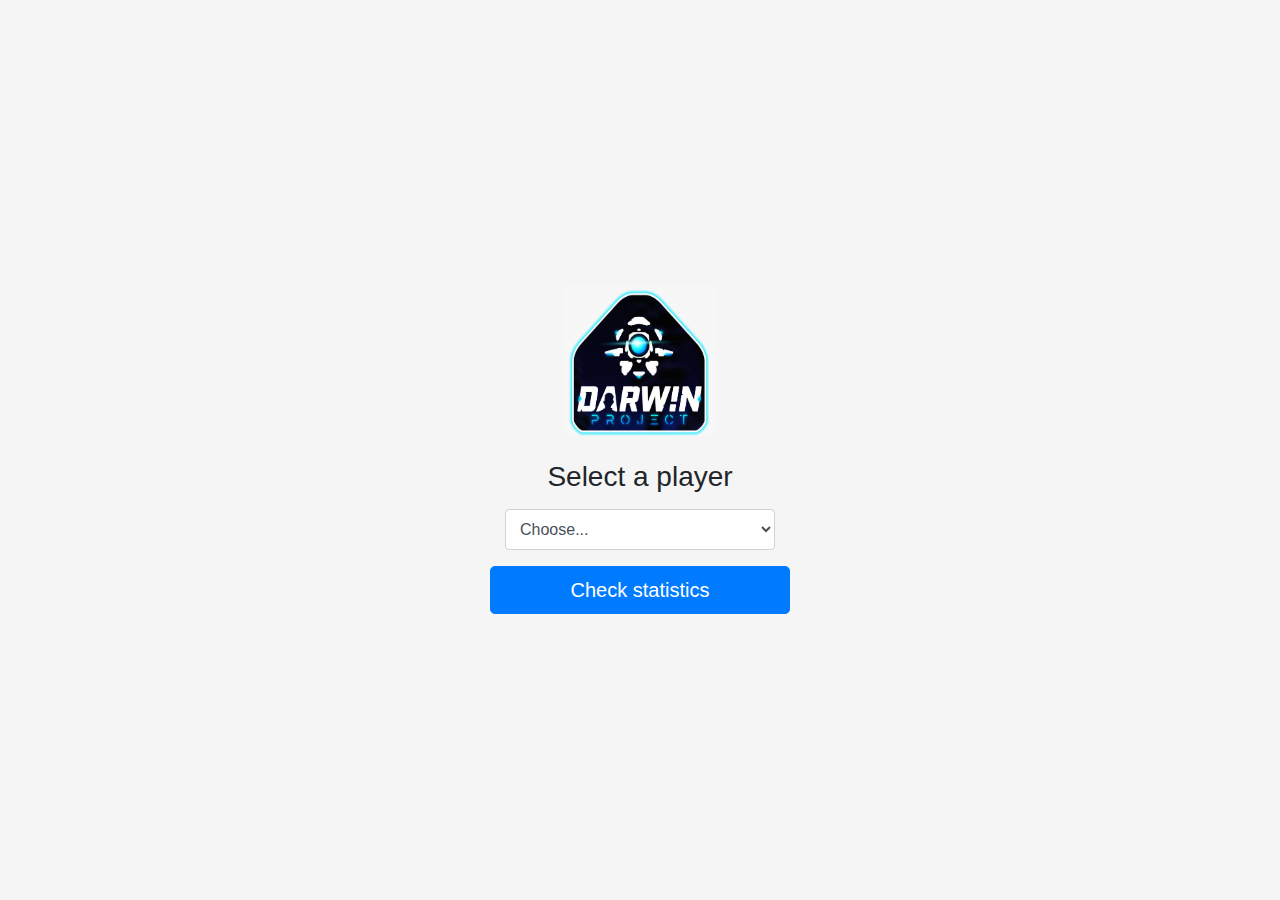
<file: Frontend/static/index.html>
<!DOCTYPE html>
<!-- saved from url=(0051)https://getbootstrap.com/docs/4.1/examples/sign-in/ -->
<html lang="en"><head><meta http-equiv="Content-Type" content="text/html; charset=UTF-8">
    
    <meta name="viewport" content="width=device-width, initial-scale=1, shrink-to-fit=no">
    <meta name="description" content="">
    <meta name="author" content="">
    <link rel="icon" href="https://getbootstrap.com/favicon.ico">

    <title>Signin Template for Bootstrap</title>

    <!-- Bootstrap core CSS -->
    <link href="./index_files/bootstrap.min.css" rel="stylesheet">

    <!-- Custom styles for this template -->
    <link href="./index_files/signin.css" rel="stylesheet">
    <script src="https://d3js.org/d3.v5.min.js"></script>
    <script src="dashboard_files/jquery-3.js" integrity="sha384-KJ3o2DKtIkvYIK3UENzmM7KCkRr/rE9/Qpg6aAZGJwFDMVNA/GpGFF93hXpG5KkN" crossorigin="anonymous"></script>
  </head>

  <body class="text-center">
    <form class="form-signin" action="dashboard.html" method="GET">
      <img class="mb-4" src="logo.jpg" alt="" width="150" height="150">
      <h1 class="h3 mb-3 font-weight-normal">Select a player</h1>
      <div class="form-group col-md-12">
      <select class="form-control" id="player" name="player">
        <option selected>Choose...</option>
        <option>...</option>
      </select>
      </div>
      <button class="btn btn-lg btn-primary btn-block" type="submit">Check statistics</button>
      <!--<p class="mt-5 mb-3 text-muted">© 2017-2018</p>-->
    </form>
 <script>
var data = []

$.when(
	d3.csv("main_menu2.csv", function(datum) {
			
		var found = data.find(function(element) {
			return element.playerguid == datum.playerguid;
		});
		
		if (found == null){
			data.push(datum);
		}
	})
).done(function(res)
{
	for (i = 0; i < 10; ++i){
		if (i == 0){
			$("#player").html("<option selected>"+data[i].playerguid+"</option>");
		}
		else
		{
			$("#player").append("<option>"+data[i].playerguid+"</option>");
		}
	}
});
 
 </script>

</body></html>
</file>
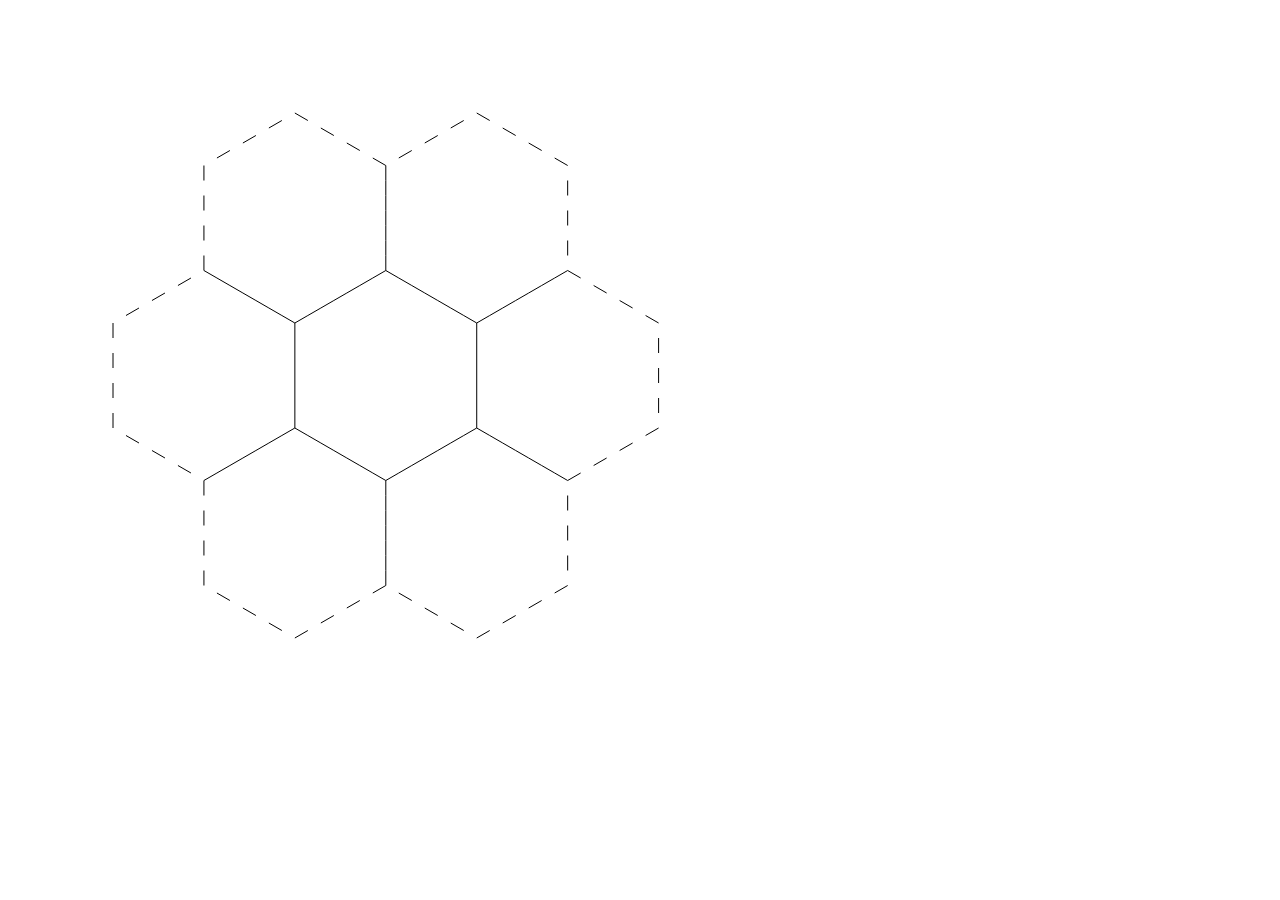
<file: Frontend/static/canvastest.html>
<!DOCTYPE html>
<head>
<title>Canvas Test</title>
</head>
<body>
<canvas id="canvas" width="800" height="700"></canvas>
<!--<canvas id="canply" width="800" height="700" style="position: 'absolute'; left: 0"></canvas>-->
<script src="https://d3js.org/d3.v5.min.js"></script>
<script>
const SIDE_LENGTH = 105
const HORIZONTAL_OFFSET = SIDE_LENGTH
const HORIZONTAL_START = -77940 // Map X min coordinate
const HORIZONTAL_END = 78080 // Map X max coordinate
const HORIZONTAL_CLAMP = 650
const VERTICAL_START = -75040 // Map Y min coordinate
const VERTICAL_END = 75060 // Map Y max coordinate
const HEXAGON_ANGLE = 0.523598776 // 30 degrees in radians
const VERTICAL_OFFSET = -Math.sin(HEXAGON_ANGLE) * SIDE_LENGTH
const VERTICAL_CLAMP = 500 // 700

const hexHeight = Math.sin(HEXAGON_ANGLE) * SIDE_LENGTH
const hexRadius = Math.cos(HEXAGON_ANGLE) * SIDE_LENGTH
const hexRectangleHeight = SIDE_LENGTH + 2 * hexHeight
const hexRectangleWidth = 2 * hexRadius

var canvas = document.querySelector('#canvas').getContext('2d');

//canvas.strokeStyle = '#CCCCCC'
canvas.setLineDash([15, 15])
canvas.lineWidth = 1

const drawHexagon = (canvasContext, x, y) => {
	canvasContext.beginPath()
	canvasContext.moveTo(x + hexRadius, y)
	canvasContext.lineTo(x + hexRectangleWidth, y + hexHeight)
	canvasContext.lineTo(x + hexRectangleWidth, y + hexHeight + SIDE_LENGTH)
	canvasContext.lineTo(x + hexRadius, y + hexRectangleHeight)
	canvasContext.lineTo(x, y + SIDE_LENGTH + hexHeight)
	canvasContext.lineTo(x, y + hexHeight)
	canvasContext.closePath()
	canvasContext.stroke()
}

for (let i = 0; i < 2; ++i) {
    // draw first row
    drawHexagon(
        canvas,
        i * hexRectangleWidth + hexRadius + HORIZONTAL_OFFSET,
        SIDE_LENGTH + hexHeight + VERTICAL_OFFSET
    )
}
for (let i = 0; i < 3; ++i) {
    // draw second row
    drawHexagon(
        canvas,
        i * hexRectangleWidth + HORIZONTAL_OFFSET,
        2 * (SIDE_LENGTH + hexHeight) + VERTICAL_OFFSET
    )
}
for (let i = 0; i < 2; ++i) {
    // draw last row
    drawHexagon(
        canvas,
        i * hexRectangleWidth + hexRadius + HORIZONTAL_OFFSET,
        3 * (SIDE_LENGTH + hexHeight) + VERTICAL_OFFSET
    )
}

const scaleWidth = d3.scaleLinear().domain([HORIZONTAL_START, HORIZONTAL_END]).range([HORIZONTAL_OFFSET, HORIZONTAL_CLAMP])
const scaleHeight = d3.scaleLinear().domain([VERTICAL_START, VERTICAL_END]).range([-VERTICAL_OFFSET / 2 + SIDE_LENGTH, VERTICAL_CLAMP]).clamp(true)


//var canvas2 = document.querySelector('#canply').getContext('2d');

var data = []
d3.csv("ramon.csv", function(datum) {

	if(datum.playerguid == "Lori_Ross")
	{
		console.log([datum.posY, datum.posX])
		console.log([scaleHeight(datum.posY), scaleWidth(datum.posX)])
		canvas.fillStyle = d3.rgb("steelblue", 0.05)
		canvas.beginPath()
		canvas.arc(
			scaleWidth(datum.posX),
			scaleHeight(datum.posY),
			3,
			0,
			2 * Math.PI
		)
		
		canvas.fill()
		data.push(datum);
	}
	//console.log(datum);
});

</script>
</body>
</html>
</file>
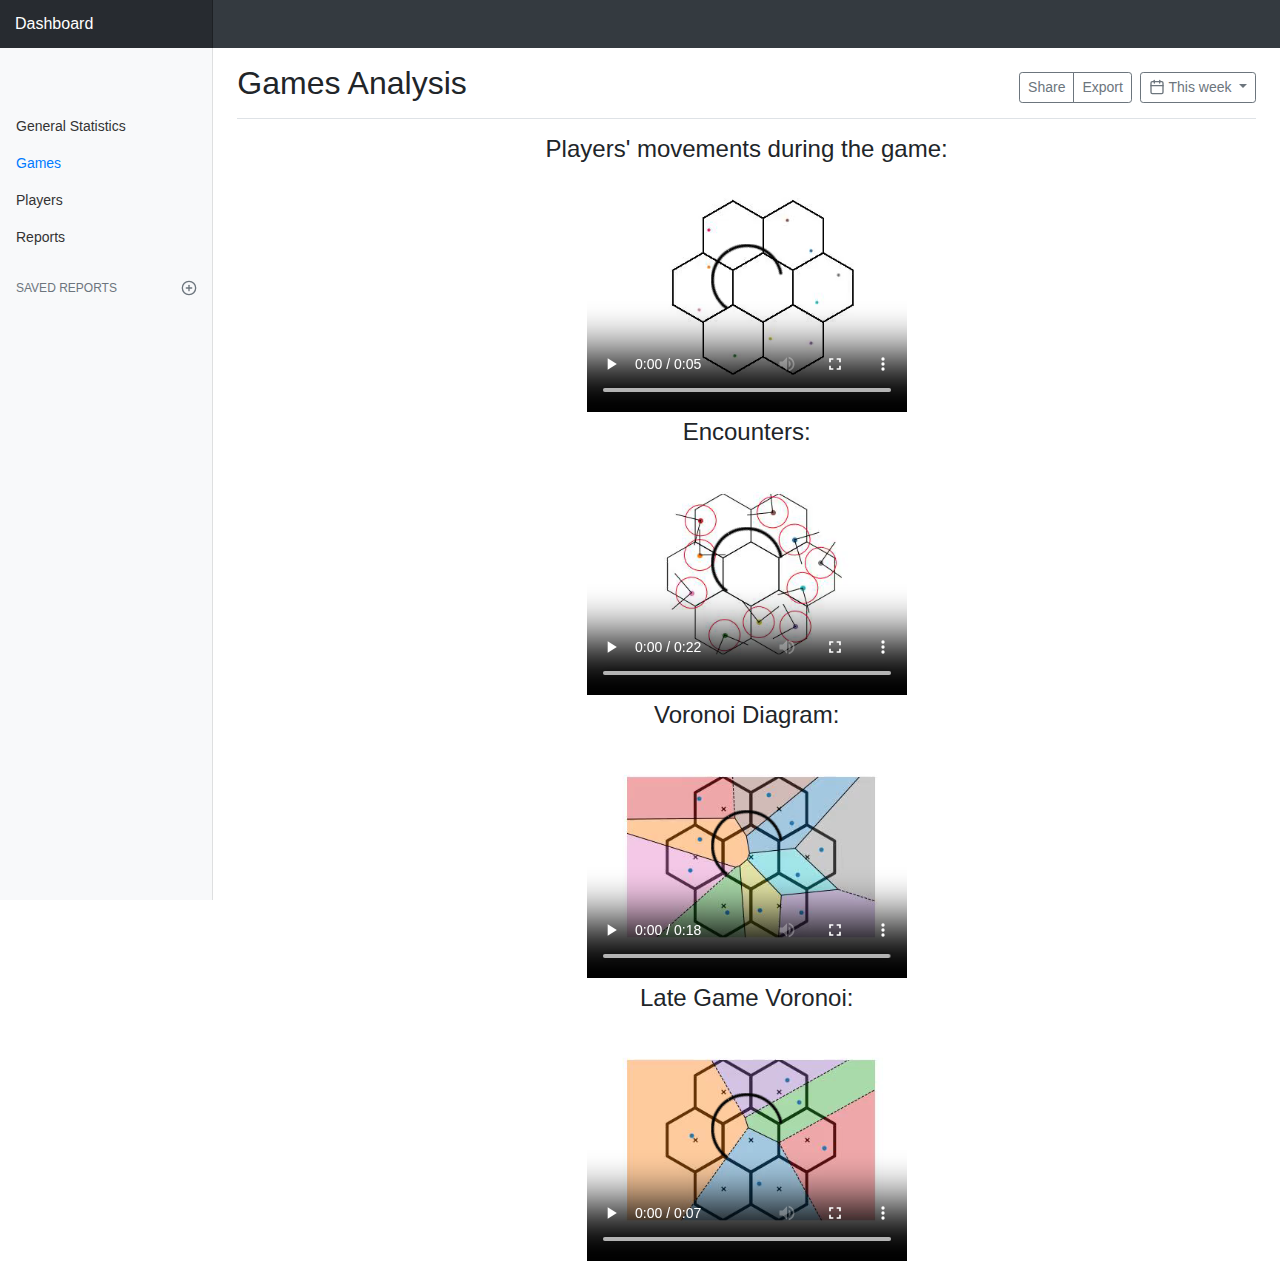
<file: Frontend/static/game.html>
<!DOCTYPE html>
<html lang="en"><head>
<meta http-equiv="content-type" content="text/html; charset=UTF-8">
    <meta charset="utf-8">
    <meta name="viewport" content="width=device-width, initial-scale=1, shrink-to-fit=no">
    <meta name="description" content="">
    <meta name="author" content="">
    <link rel="icon" href="https://getbootstrap.com/favicon.ico">

    <title>Game Dashboard</title>

    <!-- Bootstrap core CSS -->
    <link href="dashboard_files/bootstrap.css" rel="stylesheet">

    <!-- Custom styles for this template -->
    <link href="dashboard_files/dashboard.css" rel="stylesheet">
  <style type="text/css">/* Chart.js */
@-webkit-keyframes chartjs-render-animation{from{opacity:0.99}to{opacity:1}}@keyframes chartjs-render-animation{from{opacity:0.99}to{opacity:1}}.chartjs-render-monitor{-webkit-animation:chartjs-render-animation 0.001s;animation:chartjs-render-animation 0.001s;}</style></head>
  <script src="https://d3js.org/d3.v5.min.js"></script>
  <body>
    <nav class="navbar navbar-dark sticky-top bg-dark flex-md-nowrap p-0">
      <a class="navbar-brand col-sm-3 col-md-2 mr-0" href="#">Dashboard</a>
    </nav>

    <div class="container-fluid">
      <div class="row">
        <nav class="col-md-2 d-none d-md-block bg-light sidebar">
          <div class="sidebar-sticky">
            <ul class="nav flex-column">
              <li class="nav-item">
                <a class="nav-link" href="dashboard.html">
					General Statistics
                </a>
              </li>
              <li class="nav-item">
                <a class="nav-link active" href="game.html">
					Games
                </a>
              </li>
              <li class="nav-item">
                <a class="nav-link" href="player.html">
					Players
                </a>
              </li>
              <li class="nav-item">
                <a class="nav-link" href="#">
					Reports
                </a>
              </li>
            </ul>

            <h6 class="sidebar-heading d-flex justify-content-between align-items-center px-3 mt-4 mb-1 text-muted">
              <span>Saved reports</span>
              <a class="d-flex align-items-center text-muted" href="#">
                <svg xmlns="http://www.w3.org/2000/svg" width="24" height="24" viewBox="0 0 24 24" fill="none" stroke="currentColor" stroke-width="2" stroke-linecap="round" stroke-linejoin="round" class="feather feather-plus-circle"><circle cx="12" cy="12" r="10"></circle><line x1="12" y1="8" x2="12" y2="16"></line><line x1="8" y1="12" x2="16" y2="12"></line></svg>
              </a>
            </h6>

          </div>
        </nav>

        <main role="main" class="col-md-9 ml-sm-auto col-lg-10 pt-3 px-4"><div style="position: absolute; left: 0px; top: 0px; right: 0px; bottom: 0px; overflow: hidden; pointer-events: none; visibility: hidden; z-index: -1;" class="chartjs-size-monitor"><div class="chartjs-size-monitor-expand" style="position:absolute;left:0;top:0;right:0;bottom:0;overflow:hidden;pointer-events:none;visibility:hidden;z-index:-1;"><div style="position:absolute;width:1000000px;height:1000000px;left:0;top:0"></div></div><div class="chartjs-size-monitor-shrink" style="position:absolute;left:0;top:0;right:0;bottom:0;overflow:hidden;pointer-events:none;visibility:hidden;z-index:-1;"><div style="position:absolute;width:200%;height:200%;left:0; top:0"></div></div></div>
          <div class="d-flex justify-content-between flex-wrap flex-md-nowrap align-items-center pb-2 mb-3 border-bottom">
            <h1 class="h2">Games Analysis</h1>
            <div class="btn-toolbar mb-2 mb-md-0">
              <div class="btn-group mr-2">
                <button class="btn btn-sm btn-outline-secondary">Share</button>
                <button class="btn btn-sm btn-outline-secondary">Export</button>
              </div>
              <button class="btn btn-sm btn-outline-secondary dropdown-toggle">
                <svg xmlns="http://www.w3.org/2000/svg" width="24" height="24" viewBox="0 0 24 24" fill="none" stroke="currentColor" stroke-width="2" stroke-linecap="round" stroke-linejoin="round" class="feather feather-calendar"><rect x="3" y="4" width="18" height="18" rx="2" ry="2"></rect><line x1="16" y1="2" x2="16" y2="6"></line><line x1="8" y1="2" x2="8" y2="6"></line><line x1="3" y1="10" x2="21" y2="10"></line></svg>
                This week
              </button>
            </div>
          </div>
          <!--<canvas id="canvas" width="800" height="700"></canvas>-->
			<div id="videos" style="text-align: center">
			<h1 class="h4">Players' movements during the game:</h1>
			<video width="320" height="240" controls>
				  <source src="Epic_dades.mp4" type="video/mp4" autoplay>
				Your browser does not support the video tag.
				</video><br>
			<h1 class="h4">Encounters:</h1>
			<video width="320" height="240" controls>
				  <source src="Epic_dades2.mp4" type="video/mp4" autoplay>
				Your browser does not support the video tag.
				</video><br>
			<h1 class="h4">Voronoi Diagram:</h1>
			<video width="320" height="240" controls>
				  <source src="Epic_dades3.mp4" type="video/mp4" autoplay>
				Your browser does not support the video tag.
				</video><br>
			<h1 class="h4">Late Game Voronoi:</h1>
			<video width="320" height="240" controls>
				  <source src="Epic_dades4.mp4" type="video/mp4" autoplay>
				Your browser does not support the video tag.
				</video>
			</div>
        </main>
      </div>
    </div>

    <!-- Bootstrap core JavaScript
    ================================================== -->
    <!-- Placed at the end of the document so the pages load faster -->
    <script src="dashboard_files/jquery-3.js" integrity="sha384-KJ3o2DKtIkvYIK3UENzmM7KCkRr/rE9/Qpg6aAZGJwFDMVNA/GpGFF93hXpG5KkN" crossorigin="anonymous"></script>
    <script>window.jQuery || document.write('<script src="../../assets/js/vendor/jquery-slim.min.js"><\/script>')</script>
    <script src="dashboard_files/popper.js"></script>
    <script src="dashboard_files/bootstrap.js"></script>

    <!-- Icons -->
    <script src="dashboard_files/feather.js"></script>
    <script>
      feather.replace()
    </script>

    <!-- Graphs -->
<script>
const SIDE_LENGTH = 105
const HORIZONTAL_OFFSET = SIDE_LENGTH
const HORIZONTAL_START = -77940 // Map X min coordinate
const HORIZONTAL_END = 78080 // Map X max coordinate
const HORIZONTAL_CLAMP = 650
const VERTICAL_START = -75040 // Map Y min coordinate
const VERTICAL_END = 75060 // Map Y max coordinate
const HEXAGON_ANGLE = 0.523598776 // 30 degrees in radians
const VERTICAL_OFFSET = -Math.sin(HEXAGON_ANGLE) * SIDE_LENGTH
const VERTICAL_CLAMP = 500 // 700

const hexHeight = Math.sin(HEXAGON_ANGLE) * SIDE_LENGTH
const hexRadius = Math.cos(HEXAGON_ANGLE) * SIDE_LENGTH
const hexRectangleHeight = SIDE_LENGTH + 2 * hexHeight
const hexRectangleWidth = 2 * hexRadius

var canvas = document.querySelector('#canvas').getContext('2d');

//canvas.strokeStyle = '#CCCCCC'
canvas.setLineDash([15, 15])
canvas.lineWidth = 1

const drawHexagon = (canvasContext, x, y) => {
	canvasContext.beginPath()
	canvasContext.moveTo(x + hexRadius, y)
	canvasContext.lineTo(x + hexRectangleWidth, y + hexHeight)
	canvasContext.lineTo(x + hexRectangleWidth, y + hexHeight + SIDE_LENGTH)
	canvasContext.lineTo(x + hexRadius, y + hexRectangleHeight)
	canvasContext.lineTo(x, y + SIDE_LENGTH + hexHeight)
	canvasContext.lineTo(x, y + hexHeight)
	canvasContext.closePath()
	canvasContext.stroke()
}

for (let i = 0; i < 2; ++i) {
    // draw first row
    drawHexagon(
        canvas,
        i * hexRectangleWidth + hexRadius + HORIZONTAL_OFFSET,
        SIDE_LENGTH + hexHeight + VERTICAL_OFFSET
    )
}
for (let i = 0; i < 3; ++i) {
    // draw second row
    drawHexagon(
        canvas,
        i * hexRectangleWidth + HORIZONTAL_OFFSET,
        2 * (SIDE_LENGTH + hexHeight) + VERTICAL_OFFSET
    )
}
for (let i = 0; i < 2; ++i) {
    // draw last row
    drawHexagon(
        canvas,
        i * hexRectangleWidth + hexRadius + HORIZONTAL_OFFSET,
        3 * (SIDE_LENGTH + hexHeight) + VERTICAL_OFFSET
    )
}

const scaleWidth = d3.scaleLinear().domain([HORIZONTAL_START, HORIZONTAL_END]).range([HORIZONTAL_OFFSET, HORIZONTAL_CLAMP])
const scaleHeight = d3.scaleLinear().domain([VERTICAL_START, VERTICAL_END]).range([-VERTICAL_OFFSET / 2 + SIDE_LENGTH, VERTICAL_CLAMP]).clamp(true)


//var canvas2 = document.querySelector('#canply').getContext('2d');

var datab = []
var datai = []
var datap = []
var ib = 0
var ii = 0
var ip = 0

var countb = 0
var counti = 0
var countp = 0

function draw () {
	canvas.fillStyle = "rgba(255, 0, 0, 0.05)"
	canvas.beginPath()
	canvas.arc(
		scaleWidth(datab[countb%ib].posX),
		scaleHeight(datab[countb%ib].posY),
		3,
		0,
		2 * Math.PI
	)
	countb = countb + 1;
	canvas.fill()
	
	canvas.fillStyle = "rgba(0, 255, 0, 0.05)"
	canvas.beginPath()
	canvas.arc(
		scaleWidth(datai[counti%ii].posX),
		scaleHeight(datai[counti%ii].posY),
		3,
		0,
		2 * Math.PI
	)
	counti = counti + 1;
	canvas.fill()
	
	canvas.fillStyle = "rgba(0, 0, 255, 0.05)"
	canvas.beginPath()
	canvas.arc(
		scaleWidth(datap[countp%ip].posX),
		scaleHeight(datap[countp%ip].posY),
		3,
		0,
		2 * Math.PI
	)
	countp = countp + 1;
	canvas.fill()
	window.requestAnimationFrame(draw);
}

$.when(
d3.csv("ramon3.csv", function(datum) {
	if(datum.playerguid == "Beginner"){
		datab.push(datum)
		ib = ib + 1
	} else if (datum.playerguid == "Intermediate") {
		datai.push(datum)
		ii = ii + 1
	} else if (datum.playerguid == "Pro") {
		datap.push(datum)
		ip = ip + 1
	}
})
).done(function(res)
{
console.log("Done");
window.requestAnimationFrame(draw);
});

</script>
</body>
</html>
</file>
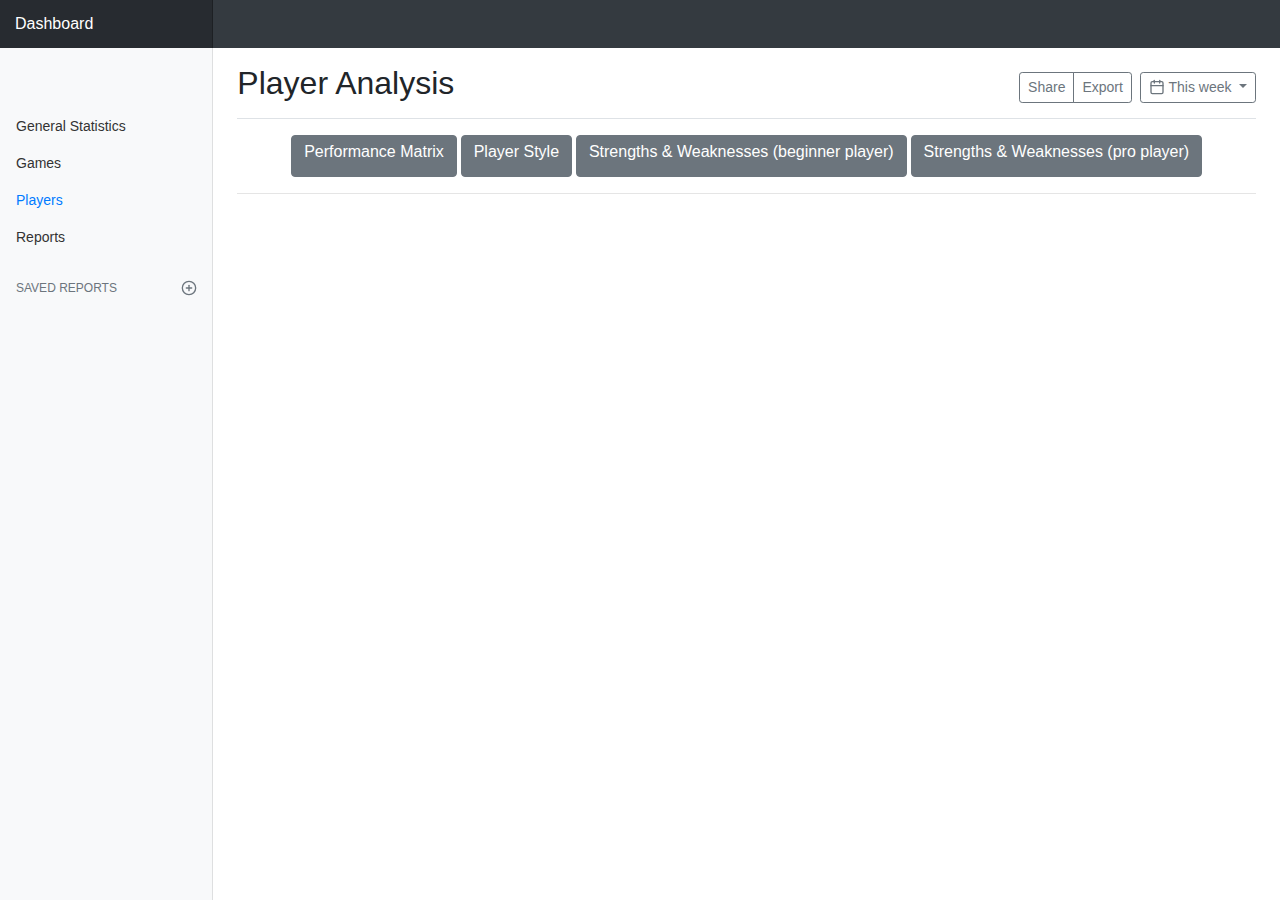
<file: Frontend/static/player.html>
<!DOCTYPE html>
<html lang="en"><head>
<meta http-equiv="content-type" content="text/html; charset=UTF-8">
    <meta charset="utf-8">
    <meta name="viewport" content="width=device-width, initial-scale=1, shrink-to-fit=no">
    <meta name="description" content="">
    <meta name="author" content="">
    <link rel="icon" href="https://getbootstrap.com/favicon.ico">

    <title>Game Dashboard</title>

    <!-- Bootstrap core CSS -->
    <link href="dashboard_files/bootstrap.css" rel="stylesheet">

    <!-- Custom styles for this template -->
    <link href="dashboard_files/dashboard.css" rel="stylesheet">
  <style type="text/css">/* Chart.js */
@-webkit-keyframes chartjs-render-animation{from{opacity:0.99}to{opacity:1}}@keyframes chartjs-render-animation{from{opacity:0.99}to{opacity:1}}.chartjs-render-monitor{-webkit-animation:chartjs-render-animation 0.001s;animation:chartjs-render-animation 0.001s;}</style></head>
  <script src="https://d3js.org/d3.v5.min.js"></script>
  <script src="Chart.bundle.js"></script>
  <body>
    <nav class="navbar navbar-dark sticky-top bg-dark flex-md-nowrap p-0">
      <a class="navbar-brand col-sm-3 col-md-2 mr-0" href="#">Dashboard</a>
    </nav>

    <div class="container-fluid">
      <div class="row">
        <nav class="col-md-2 d-none d-md-block bg-light sidebar">
          <div class="sidebar-sticky">
            <ul class="nav flex-column">
              <li class="nav-item">
                <a class="nav-link" href="dashboard.html">
					General Statistics
                </a>
              </li>
              <li class="nav-item">
                <a class="nav-link" href="game.html">
					Games
                </a>
              </li>
              <li class="nav-item">
                <a class="nav-link active" href="player.html">
					Players
                </a>
              </li>
              <li class="nav-item">
                <a class="nav-link" href="#">
					Reports
                </a>
              </li>
            </ul>

            <h6 class="sidebar-heading d-flex justify-content-between align-items-center px-3 mt-4 mb-1 text-muted">
              <span>Saved reports</span>
              <a class="d-flex align-items-center text-muted" href="#">
                <svg xmlns="http://www.w3.org/2000/svg" width="24" height="24" viewBox="0 0 24 24" fill="none" stroke="currentColor" stroke-width="2" stroke-linecap="round" stroke-linejoin="round" class="feather feather-plus-circle"><circle cx="12" cy="12" r="10"></circle><line x1="12" y1="8" x2="12" y2="16"></line><line x1="8" y1="12" x2="16" y2="12"></line></svg>
              </a>
            </h6>

          </div>
        </nav>

        <main role="main" class="col-md-9 ml-sm-auto col-lg-10 pt-3 px-4"><div style="position: absolute; left: 0px; top: 0px; right: 0px; bottom: 0px; overflow: hidden; pointer-events: none; visibility: hidden; z-index: -1;" class="chartjs-size-monitor"><div class="chartjs-size-monitor-expand" style="position:absolute;left:0;top:0;right:0;bottom:0;overflow:hidden;pointer-events:none;visibility:hidden;z-index:-1;"><div style="position:absolute;width:1000000px;height:1000000px;left:0;top:0"></div></div><div class="chartjs-size-monitor-shrink" style="position:absolute;left:0;top:0;right:0;bottom:0;overflow:hidden;pointer-events:none;visibility:hidden;z-index:-1;"><div style="position:absolute;width:200%;height:200%;left:0; top:0"></div></div></div>
          <div class="d-flex justify-content-between flex-wrap flex-md-nowrap align-items-center pb-2 mb-3 border-bottom">
            <h1 class="h2">Player Analysis</h1>
            <div class="btn-toolbar mb-2 mb-md-0">
              <div class="btn-group mr-2">
                <button class="btn btn-sm btn-outline-secondary">Share</button>
                <button class="btn btn-sm btn-outline-secondary">Export</button>
              </div>
              <button class="btn btn-sm btn-outline-secondary dropdown-toggle">
                <svg xmlns="http://www.w3.org/2000/svg" width="24" height="24" viewBox="0 0 24 24" fill="none" stroke="currentColor" stroke-width="2" stroke-linecap="round" stroke-linejoin="round" class="feather feather-calendar"><rect x="3" y="4" width="18" height="18" rx="2" ry="2"></rect><line x1="16" y1="2" x2="16" y2="6"></line><line x1="8" y1="2" x2="8" y2="6"></line><line x1="3" y1="10" x2="21" y2="10"></line></svg>
                This week
              </button>
            </div>
          </div>
          <!--<canvas id="canvas" width="800" height="700"></canvas>-->
		  <div id="buttons" style="text-align: center">
		  <button id="pmatrix" class="btn btn-secondary"><h1 class="h6">Performance Matrix</h1></button>
		  <button id="pstyle" class="btn btn-secondary"><h1 class="h6">Player Style</h1></button>
		  <button id="mover" class="btn btn-secondary"><h1 class="h6">Strengths & Weaknesses (beginner player) </h1></button>
		  <button id="sandw" class="btn btn-secondary"><h1 class="h6">Strengths & Weaknesses (pro player) </h1></button>
		  </div>
		  <hr>
		  <p><br>
		  <div id="content">
		  </div>
        </main>
      </div>
    </div>

    <!-- Bootstrap core JavaScript
    ================================================== -->
    <!-- Placed at the end of the document so the pages load faster -->
    <script src="dashboard_files/jquery-3.js" integrity="sha384-KJ3o2DKtIkvYIK3UENzmM7KCkRr/rE9/Qpg6aAZGJwFDMVNA/GpGFF93hXpG5KkN" crossorigin="anonymous"></script>
    <script>window.jQuery || document.write('<script src="../../assets/js/vendor/jquery-slim.min.js"><\/script>')</script>
    <script src="dashboard_files/popper.js"></script>
    <script src="dashboard_files/bootstrap.js"></script>
    <link type="text/css" rel="Stylesheet" href="jqwidgets/styles/jqx.base.css" />
    <script type="text/javascript" src="jqwidgets/jqxcore.js"></script>
    <script type="text/javascript" src="jqwidgets/jqxdata.js"></script>
    <script type="text/javascript" src="jqwidgets/jqxbulletchart.js"></script>
    <script type="text/javascript" src="jqwidgets/jqxtooltip.js"></script>
    <!-- Icons -->
    <script src="dashboard_files/feather.js"></script>
    <script>
      feather.replace()
    </script>

    <!-- Graphs -->
    <script src="dashboard_files/Chart.js"></script>
	<script>
	  //radar
	  
	$( "#pmatrix" ).click(function() {
		$("#content").html("<canvas id=\"radarChart\"></canvas>");
	  
	var datasetValue = [];
	var bgColors = ['rgba(255, 0, 0, .1)', 'rgba(255, 255, 0, .1)', 'rgba(0, 255, 255, .1)', 'rgba(0, 0, 255, .1)', 'rgba(255, 0, 255, .1)',
'rgba(128, 128, 128, .1)', 'rgba(128, 255, 0, .1)', 'rgba(0, 0, 0, .1)', 'rgba(255, 128, 0, .1)', 'rgba(127, 0, 255, .1)', 'rgba(0, 102, 0, .1)'];
	
	var limit = 3;
	$.when(
		d3.csv("spider2.csv", function(datum, index) {
			if (index < limit){
				datasetValue[index] = {
					  backgroundColor: bgColors[index],
					  borderColor: [
						'rgba(200, 99, 132, .7)',
					  ],
					  borderWidth: 2,
					fillColor: 'rgba(220,220,220,0.5)',
					strokeColor :'rgba(220,220,220,1)',
					title : datum.Name,
					label : datum.Name,
					data : [datum.OffRating, datum.DefRating, datum['Backstab rating'], datum['Back defense rating'], datum['Electronics Control'], datum.Accuracy]
				}
			}
		})
	).done(function(res)
	{
		  var ctxR = document.getElementById("radarChart").getContext('2d');
		  var myRadarChart = new Chart(ctxR, {
			type: 'radar',
			data: {
			  labels: ["OffRating", "DefRating", "Backstab rating", "Back defense rating", "Electronics Control", "Accuracy"],
			  datasets: datasetValue
			},
			options: {
			  responsive: true,
				labels: {
					// This more specific font property overrides the global property
					defaultFontSize: 18
				}
			}
		});
	});
	});
	
	$( "#pstyle" ).click(function() {
		var limit = 1;
		var thedata = [];
		var usr;
		$.when(
			d3.csv("spider2.csv", function(datum, index) {
				if (index < limit){
					usr = datum.Name;
					thedata = [datum.Risk, datum.Greediness, datum['Altitude Control'], datum['Opponent proximity']];
					console.log(thedata);
				}
			})
		).done(function(res)
		{
		$("#content").html("<h1 class=\"h5\">Seeing info for player <i>"+usr+":</i></h1><br><br><canvas id=\"bar-chart-horizontal\" width=\"400\" height=\"225\"></canvas>");
		new Chart(document.getElementById("bar-chart-horizontal"), {
			type: 'horizontalBar',
			data: {
			  labels: ["Risk", "Greediness", "Altitude Control", "Opponent proximity"],
			  datasets: [
				{
				  label: "Skill score",
				  backgroundColor: ["#3e95cd", "#8e5ea2","#3cba9f","#e8c3b9","#c45850"],
				  data: thedata
				}
			  ]
			},
			options: {
			  legend: { display: false },
			  title: {
				display: true,
				text: ''
			  },
			scales: {
					xAxes: [{
						display: true,
						ticks: {
							suggestedMin: -1,    // minimum will be 0, unless there is a lower value.
							// OR //
							//beginAtZero: true   // minimum value will be 0.
						}
					}]
				}
			}
		});
	});
    });
	
	var thedata = [];
	$( "#mover" ).click(function() {
		var limit = 1;
		var usr;
		$.when(
			d3.csv("info.csv", function(datum, index) {
				if (index < limit){
					usr = datum.Name;
					thedata.push(datum.TIPS);
					console.log(thedata);
				}
			})
		).done(function(res)
		{
			for (let i = -1; i <= thedata.length; ++i){
				datum = eval(thedata[0]);
				console.log(datum);
				if (i == -1){
					usr_beg = "Stacy_Butler";
					$("#content").html("<h1 class=\"h5\">Seeing info for player <i>"+usr_beg+":</i></h1><br><br><strong>Tips regarding your game:</strong><div class=\"row\"><div class=\"col-md-12\"><ul class=\"text-center\" style=\"list-style-position: inside; vertical-align: middle;\">");
				} else {
					$("#content").append("<li>"+datum[i]+"</li>");
				}
			 }
			 $("#content").append("</ul></div></div>");
		});
    });

	$( "#sandw" ).click(function() {
		var limit = 1;
		var usr;
		var thedatatop = [];
		var thedatanoob = [];
		$.when(
			d3.csv("info.csv", function(datum, index) {
				if (index < limit){
					usr = datum.Name;
					thedatatop.push(datum.top);
					thedatanoob.push(datum.noob);
				}
			})
		).done(function(res)
		{
			datumtop = eval(thedatatop[0]);
			console.log(datumtop);
			for (let i = -1; i < datumtop.length; ++i){
				if (i == -1){
					$("#content").html("<h1 class=\"h5\">Seeing info for player <i>"+usr+":</i></h1><br><br><strong>You nail it with:</strong><div class=\"row\"><div class=\"col-md-12\"><ul class=\"text-center\" style=\"list-style-position: inside; vertical-align: middle;\">");
				} else {
					$("#content").append("<li>"+datumtop[i]+"</li>");
				}
			 }
			 $("#content").append("</ul></div></div>");
			 
			datumnoob = eval(thedatanoob[0]);
;			for (let i = -1; i < datumnoob.length; ++i){
				if (i == -1){
					$("#content").append("<br><br><strong>You should improve at:</strong><div class=\"row\"><div class=\"col-md-12\"><ul class=\"text-center\" style=\"list-style-position: inside; vertical-align: middle;\">");
				} else {
					$("#content").append("<li>"+datumnoob[i]+"</li>");
				}
			 }
			 $("#content").append("</ul></div></div>");
			
		});
    });	
		
	$("#content").html("<canvas id=\"radarChart\"></canvas>");
	
	var datasetValue = [];
	var bgColors = ['rgba(255, 0, 0, .1)', 'rgba(255, 255, 0, .1)', 'rgba(0, 255, 255, .1)', 'rgba(0, 0, 255, .1)', 'rgba(255, 0, 255, .1)',
'rgba(128, 128, 128, .1)', 'rgba(128, 255, 0, .1)', 'rgba(0, 0, 0, .1)', 'rgba(255, 128, 0, .1)', 'rgba(127, 0, 255, .1)', 'rgba(0, 102, 0, .1)'];
	
	var limit = 3;
	$.when(
		d3.csv("spider2.csv", function(datum, index) {
			if (index < limit){
				datasetValue[index] = {
					  backgroundColor: bgColors[index],
					  borderColor: [
						'rgba(200, 99, 132, .7)',
					  ],
					  borderWidth: 2,
					fillColor: 'rgba(220,220,220,0.5)',
					strokeColor :'rgba(220,220,220,1)',
					title : datum.Name,
					label : datum.Name,
					data : [datum.OffRating, datum.DefRating, datum['Backstab rating'], datum['Back defense rating'], datum['Electronics Control'], datum.Accuracy]
				}
			}
		})
	).done(function(res)
	{
		  var ctxR = document.getElementById("radarChart").getContext('2d');
		  var myRadarChart = new Chart(ctxR, {
			type: 'radar',
			data: {
			  labels: ["OffRating", "DefRating", "Backstab rating", "Back defense rating", "Electronics Control", "Accuracy"],
			  datasets: datasetValue
			},
			options: {
			  responsive: true,
				labels: {
					// This more specific font property overrides the global property
					defaultFontSize: 18
				}
			}
		});
	});
	</script>
</body>
</html>
</file>
<file: Frontend/static/index_files/signin.css>
html,
body {
  height: 100%;
}

body {
  display: -ms-flexbox;
  display: flex;
  -ms-flex-align: center;
  align-items: center;
  padding-top: 40px;
  padding-bottom: 40px;
  background-color: #f5f5f5;
}

.form-signin {
  width: 100%;
  max-width: 330px;
  padding: 15px;
  margin: auto;
}
.form-signin .checkbox {
  font-weight: 400;
}
.form-signin .form-control {
  position: relative;
  box-sizing: border-box;
  height: auto;
  padding: 10px;
  font-size: 16px;
}
.form-signin .form-control:focus {
  z-index: 2;
}
.form-signin input[type="email"] {
  margin-bottom: -1px;
  border-bottom-right-radius: 0;
  border-bottom-left-radius: 0;
}
.form-signin input[type="password"] {
  margin-bottom: 10px;
  border-top-left-radius: 0;
  border-top-right-radius: 0;
}
</file>
<file: Frontend/static/dashboard_files/dashboard.css>
body {
  font-size: .875rem;
}

.feather {
  width: 16px;
  height: 16px;
  vertical-align: text-bottom;
}

/*
 * Sidebar
 */

.sidebar {
  position: fixed;
  top: 0;
  bottom: 0;
  left: 0;
  z-index: 100; /* Behind the navbar */
  padding: 0;
  box-shadow: inset -1px 0 0 rgba(0, 0, 0, .1);
}

.sidebar-sticky {
  position: -webkit-sticky;
  position: sticky;
  top: 48px; /* Height of navbar */
  height: calc(100vh - 48px);
  padding-top: 60px;
  overflow-x: hidden;
  overflow-y: auto; /* Scrollable contents if viewport is shorter than content. */
}

.sidebar .nav-link {
  font-weight: 500;
  color: #333;
}

.sidebar .nav-link .feather {
  margin-right: 4px;
  color: #999;
}

.sidebar .nav-link.active {
  color: #007bff;
}

.sidebar .nav-link:hover .feather,
.sidebar .nav-link.active .feather {
  color: inherit;
}

.sidebar-heading {
  font-size: .75rem;
  text-transform: uppercase;
}

/*
 * Navbar
 */

.navbar-brand {
  padding-top: .75rem;
  padding-bottom: .75rem;
  font-size: 1rem;
  background-color: rgba(0, 0, 0, .25);
  box-shadow: inset -1px 0 0 rgba(0, 0, 0, .25);
}

.navbar .form-control {
  padding: .75rem 1rem;
  border-width: 0;
  border-radius: 0;
}

.form-control-dark {
  color: #fff;
  background-color: rgba(255, 255, 255, .1);
  border-color: rgba(255, 255, 255, .1);
}

.form-control-dark:focus {
  border-color: transparent;
  box-shadow: 0 0 0 3px rgba(255, 255, 255, .25);
}

/*
 * Utilities
 */

.border-top { border-top: 1px solid #e5e5e5; }
.border-bottom { border-bottom: 1px solid #e5e5e5; }
</file>
<file: Frontend/static/jqwidgets/styles/jqx.base.css>
﻿/*Rounded Corners*/
/*top-left rounded Corners*/
.jqx-rc-tl
{
    -moz-border-radius-topleft: 3px;
    -webkit-border-top-left-radius: 3px;
    border-top-left-radius: 3px;
}
/*top-right rounded Corners*/
.jqx-rc-tr
{
    -moz-border-radius-topright: 3px;
    -webkit-border-top-right-radius: 3px;
    border-top-right-radius: 3px;
}
/*bottom-left rounded Corners*/
.jqx-rc-bl
{
    -moz-border-radius-bottomleft: 3px;
    -webkit-border-bottom-left-radius: 3px;
    border-bottom-left-radius: 3px;
}
/*bottom-right rounded Corners*/
.jqx-rc-br
{
    -moz-border-radius-bottomright: 3px;
    -webkit-border-bottom-right-radius: 3px;
    border-bottom-right-radius: 3px;
}
/*top rounded Corners*/
.jqx-rc-t
{
    -moz-border-radius-topleft: 3px;
    -webkit-border-top-left-radius: 3px;
    border-top-left-radius: 3px;
    -moz-border-radius-topright: 3px;
    -webkit-border-top-right-radius: 3px;
    border-top-right-radius: 3px;
}
/*bottom rounded Corners*/
.jqx-rc-b
{
    -moz-border-radius-bottomleft: 3px;
    -webkit-border-bottom-left-radius: 3px;
    border-bottom-left-radius: 3px;
    -moz-border-radius-bottomright: 3px;
    -webkit-border-bottom-right-radius: 3px;
    border-bottom-right-radius: 3px;
}
/*right rounded Corners*/
.jqx-rc-r
{
    -moz-border-radius-topright: 3px;
    -webkit-border-top-right-radius: 3px;
    border-top-right-radius: 3px;
    -moz-border-radius-bottomright: 3px;
    -webkit-border-bottom-right-radius: 3px;
    border-bottom-right-radius: 3px;
}
/*left rounded Corners*/
.jqx-rc-l
{
    -moz-border-radius-topleft: 3px;
    -webkit-border-top-left-radius: 3px;
    border-top-left-radius: 3px;
    -moz-border-radius-bottomleft: 3px;
    -webkit-border-bottom-left-radius: 3px;
    border-bottom-left-radius: 3px;
}
/*all rounded Corners*/
.jqx-rc-all
{
    -moz-border-radius: 3px;
    -webkit-border-radius: 3px;
    border-radius: 3px;
}
/*reset rounded corners*/
.jqx-rc-reset
{
    -moz-border-radius: 0px !important;
    -webkit-border-radius: 0px !important;
    border-radius: 0px !important;
}

/*Reset Style*/
.jqx-reset
{
    padding: 0;
    margin: 0;
    border: none;
    background: transparent;
    outline: none;
    box-sizing: content-box;
}
.jqx-clear {
    align:left; valign:top; left: 0px; top: 0px; -webkit-appearance: none !important; outline: none !important; padding: 0px; margin: 0px;
}
.jqx-popup {
    box-sizing: content-box;
}
.jqx-position-reset {
    position: static !important; 
}
.jqx-border-reset {
    border: none !important;
}
.jqx-overflow-hidden {
    overflow: hidden !important;
}
.jqx-position-relative {
    position: relative !important;
}
.jqx-position-absolute {
    position: absolute !important;
}
.jqx-max-size {
    width: 100% !important;
    height: 100% !important;
}
.jqx-background-reset {
    background: transparent !important;
}
/*Disable browser selection*/
.jqx-disableselect
{
    -webkit-user-select: none;
    -moz-user-select: none;
    user-select: none;
    -ms-user-select:none;
    -webkit-touch-callout:none;
    -webkit-tap-highlight-color: rgba(0,0,0,0);
}
.jqx-enableselect {
    -webkit-user-select: text;
    -moz-user-select: text;
    -ms-user-select:text;
    user-select:all;
}
.jqx-hideborder
{
    border: none !important;
}
.jqx-hidescrollbars
{
    overflow: hidden !important;
}
/*jqxButton, jqxToggleButton, jqxRepeatButton Style*/
.jqx-button{outline: none; border: 1px solid transparent; padding: 5px; text-align: center; vertical-align: central; margin: 0 0 0 0; cursor: default; }
button.jqx-button, input[type=button].jqx-button,  input[type=submit].jqx-button {
    box-sizing: border-box !important; -moz-box-sizing: border-box !important; 
}
.jqx-buttongroup{}
.jqx-group-button-normal {
    vertical-align: middle;
    text-align: center;
}
/*applied to the link button's anchor element.*/
.jqx-link
{
    text-decoration: none;
    color: #111111;
}

/*shows elements.*/
.jqx-visible
{
    display: block;
}
/*hides elements.*/
.jqx-hidden
{
    display: none;
}
.jqx-widget, .jqx-widget-content, .jqx-widget-header, .jqx-fill-state-normal {
    line-height: 1.231;
}
/*jqxGauge Style*/
.jqx-gauge-label, .jqx-gauge-caption
{
    fill: #333333;
    color: #333333;
    font-size: 11px;
    font-family: Verdana;
}
.jqx-knob {
 text-align: center;
}
/*jqxChart Style*/
.jqx-knob-label,
.jqx-chart-axis-text,
.jqx-chart-label-text, 
.jqx-chart-tooltip-text, 
.jqx-chart-legend-text
{
    fill: #333333;
    color: #333333;
    font-size: 11px;
    font-family: Verdana;
}
.jqx-chart-axis-description
{
    fill: #555555;
    color: #555555;
    font-size: 11px;
    font-family: Verdana;
}
.jqx-chart-title-text
{
    fill: #111111;
    color: #111111;
    font-size: 14px;
    font-weight: bold;
    font-family: Verdana;
}
.jqx-chart-title-description
{
    fill: #111111;
    color: #111111;
    font-size: 12px;
    font-weight: normal;
    font-family: Verdana;
}

/*applied to the Grid's element.*/
.jqx-grid
{
    overflow: hidden;
    border-style: solid;
    border-width: 1px;
}
.jqx-grid .jqx-adaptive-table{
  border-collapse: collapse;
  border:none;
  width: 100%;
}

.jqx-grid .jqx-adaptive-table td, .jqx-grid .jqx-adaptive-table th {
    border-bottom: 1px solid #ddd;
    padding: 8px;
	overflow: auto;
}

.jqx-grid .jqx-adaptive-table tr:nth-child(even){background-color: #f2f2f2;}

.jqx-grid .jqx-adaptive-table th {
    padding-top: 12px;
    padding-bottom: 12px;
    text-align: left;
    background-color: #4CAF50;
    color: white;
}

.jqx-grid .jqx-adaptive-view a {
    padding:10px;
    text-decoration:none;
    color: orangered;
}

/*applied to the Pager.*/
.jqx-grid-pager
{
    border: none;
    border-top: 1px solid transparent;
}
/*applied to the Top Pager.*/
.jqx-grid-pager-top
{
    border: none;
    border-bottom: 1px solid transparent;
}
.jqx-grid-pager-number{
    padding: 2px 5px;
    text-decoration: none;
    margin: 1px;
    border: 1px solid transparent;
    color: inherit !important;
    *color: expression(this.parentNode.currentStyle['color']) !important;     
    outline: none;
    font-weight: normal !important;
    line-height:14px;
}
.jqx-grid-menu-item-touch {
    padding-top: 6px !important;
    padding-bottom: 6px !important;
}
/*applied to the Grid's bottom-right area between the horizontal and vertical scrollbars.*/
.jqx-grid-bottomright
{
   
}
/*applied to the Grid's header area.*/
.jqx-grid-header 
{
    border-style: solid;
    border-width: 0px 0px 1px 0px;
    overflow: hidden;
    border-color: transparent;
    margin: 0px;
    padding: 0px;
 }
 /*applied to the columns.*/
.jqx-grid-column-header, .jqx-grid-columngroup-header {
    border-style: solid;
    border-width: 0px 1px 0px 0px;
    border-color: transparent;
    white-space: nowrap;
    border-style: solid;
    font-weight: normal;  
    overflow: hidden;
    text-align: left;
    padding: 0px;
    margin: 0px;
 }
.jqx-grid-column-header-rtl, .jqx-grid-columngroup-header-rtl {
    border-width: 0px 0px 0px 1px;
}
.jqx-grid-columngroup-header {
    border-bottom-width: 1px;
    border-left-width: 1px;
}
 /*applied to the column's button.*/
 .jqx-grid-column-menubutton {
    border-style: solid;
    border-width: 0px 0px 0px 1px;
    border-color: transparent;
    background-image: url('images/icon-menu-small.png') !important;
    background-repeat: no-repeat;
    background-position: center !important;
    cursor: pointer;
 }
.jqx-grid-column-menubutton-rtl {
    border-width: 0px 1px 0px 0px;
}
 /*applied to the column's sort button when the sort order is ascending.*/
 .jqx-grid-column-sortascbutton {
    border: none;
    background-image: url('images/sortascbutton.png');
    background-repeat: no-repeat;
    background-position: center;
    cursor: pointer;
 }
 /*applied to the column's sort button when the sort order is descending.*/
  .jqx-grid-column-sortdescbutton {
    border: none;
    background-image: url('images/sortdescbutton.png');
    background-repeat: no-repeat;
    background-position: center;
    cursor: pointer;
 }
  /*applied to the column's filter button.*/
  .jqx-grid-column-filterbutton
 {
    border: none;
    background-image: url('images/filter.png');
    background-repeat: no-repeat;
    background-position: center;
    margin-top:1px;
 }
  /*applied to the column's resize line.*/
 .jqx-grid-column-resizeline {
   border-right: 1px dotted #555; 
 }
 /*applied to the validation popup during cell editing.*/
 .jqx-grid-validation
 {
    background: #df2227 !important;
    color: #fff  !important;
    padding: 4px 8px;
 }
.jqx-grid-validation-label {
    color: #fff !important;
    background: #df2227 !important;
    border: 1px solid #df2227 !important;    
}
  .jqx-grid-validation-arrow-up
 {
    background-image: url('images/red_arrow_up.png');
    background-repeat: no-repeat;
    background-position: center center;
 }
  .jqx-grid-validation-arrow-down
 {
    background-image: url('images/red_arrow_down.png');
    background-repeat: no-repeat;
    background-position: center center;
 }
  /*applied to the column's resize start line.*/
  .jqx-grid-column-resizestartline {
   border-right: 1px solid #444; 
 }
  /*applied to the sort ascending menu item in the Grid's Context Menu*/
 .jqx-grid-sortasc-icon
 {
    background-image: url('images/icon-sort-asc.png');
    background-repeat: no-repeat;
    background-position: left center;
    width: 16px;
    height: 16px;
    float: left;
    margin-left: -4px;
    margin-right: 4px;
 }
  /*applied to the sort ascending menu item in the Grid's Context Menu*/
 .jqx-grid-sortdesc-icon
 {
    background-image: url('images/icon-sort-desc.png');
    background-repeat: no-repeat;
    background-position: left center;
    width: 16px;
    height: 16px;
    float: left;
    margin-left: -4px;
    margin-right: 4px;
 }
  /*applied to the grid menu's sort remove item/*/
 .jqx-grid-sortremove-icon
 {
    background-image: url('images/icon-sort-remove.png');
    background-repeat: no-repeat;
    background-position: left center;
    width: 16px;
    height: 16px;
    float: left;
    margin-left: -4px;
    margin-right: 4px;
 }
   /*applied to the grouping column's drag and drop item when the drop operation is allowed.*/
 .jqx-grid-drag-icon
 {
    background-image: url('images/drag.png');
    background-repeat: no-repeat;
    background-position: left center;
    width: 16px;
    height: 16px;
 }
   /*applied to the grouping column's drag and drop item when the drop operation is not allowed.*/
 .jqx-grid-dragcancel-icon
 {
    background-image: url('images/dragcancel.png');
    background-repeat: no-repeat;
    background-position: left center;
    width: 16px;
    height: 16px;
 }
 /*applied to the 'group by' menu item.*/
 .jqx-grid-groupby-icon
 {
    background-repeat: no-repeat;
    background-position: left center;
    width: 16px;
    height: 16px;
    float: left;
    margin-left: -4px;
    margin-right: 4px;
 }
/*applied to the column anchor tags.*/
 .jqx-grid-column-header a:link, .jqx-grid-column-header a:visited
 {
    display: block;
    margin: 4px;
    height: 18px;
    line-height: 18px !important;
    color: inherit;
    outline: 0 none;
    text-decoration: none;
    cursor: pointer;
}
.jqx-grid-toolbar a:link, .jqx-grid-toolbar a:visited {
    margin: 4px;
    height: 18px;
    line-height: 18px !important;
    color: inherit;
    outline: 0 none;
    text-decoration: none;
    cursor: pointer;
}
/*applied to the groups header area.*/
 .jqx-grid-groups-header, .jqx-grid-toolbar, .jqx-scheduler-toolbar {
    border-style: solid;
    border-width: 0px 0px 1px 0px;
    border-color: #aaa;
    white-space: nowrap;
    overflow: hidden;
    text-align: left;
    padding: 0px;
    margin: 0px;
 }
/*applied to a grouping row.*/
 .jqx-grid-groups-row {
    font-weight:bold;
    white-space: nowrap;
    text-align: left;
    padding: 0px;
    top: 50%;
    margin-top: -8px;
 }
 /*applied to the row details.*/
 .jqx-grid-groups-row-details {
    font-weight: normal;
 }
 /*applied to a grouping column.*/
 .jqx-grid-group-column 
 {
    border: 1px solid transparent;
    white-space: nowrap;
    border-style: solid;
    font-weight: normal;  
    overflow: hidden;
    text-align: left;
    padding: 0px;
    margin: 0px;
 }
 /*applied to the lines between the group columns.*/
  .jqx-grid-group-column-line
 {
    background: #aaa;
 }
 /*applied to the drop line indicators displayed in the grouping header.*/
  .jqx-grid-group-drag-line
 {
    background: #80be09;
 }
 /*applied to the anchor tags inside a grouping column.*/
 .jqx-grid-group-column  a:link{
    display: block;
    margin: 4px;
    height: 18px;
    line-height: 18px !important;
    outline: 0 none;
    text-decoration: none;
    cursor: pointer;
    color: inherit;
    *color: expression(this.parentNode.currentStyle['color']);     
}
 .jqx-grid-group-column  a:visited{
    color: inherit;
    display: block;
    margin: 4px;
    height: 18px;
    line-height: 18px !important;
    outline: 0 none;
    text-decoration: none;
    cursor: pointer;
     *color: expression(this.parentNode.currentStyle['color']);    
}
/*applied to a grid cell*/
.jqx-grid-cell {
    border-style: solid;
    border-width: 0px 1px 1px 0px;
    margin-right: 1px;
    margin-bottom: 1px;
    border-color: transparent;  
    background: #fff;
    white-space: nowrap;
    font-weight: normal; 
    font-size: inherit;
    overflow: hidden; 
    position: absolute !important; 
    height: 100%; 
    outline:none;
 }
.jqx-grid-cell-locked {
    color: #aaa !important;
}
.jqx-grid-cell-left-align {
    overflow: hidden;
    text-overflow: ellipsis;
    padding-bottom: 2px; 
    text-align: left; 
    margin-right: 2px; 
    margin-left: 4px;
}
.jqx-grid-cell-middle-align {
    text-overflow: ellipsis;
    overflow: hidden;
    padding-bottom: 2px; 
    text-align: center;
}
.jqx-grid-cell-right-align {
    overflow: hidden; 
    text-overflow: ellipsis; 
    padding-bottom: 2px; 
    text-align: right; 
    margin-right: 4px; 
    margin-left: 2px;
}

/*applied to a grid cell that is part of a rows group.*/
 .jqx-grid-group-cell{ 
    overflow: hidden; 
    position: absolute !important; 
    height: 100%; 
    background: #fff;
 }
/*applied to the grid cells in the sort column*/
 .jqx-grid-cell-sort {
    background-color: #f0f0f0;
 }

 /*applied to the grid cells in the filter column*/
 .jqx-grid-cell-filter {
    background-color: #e6e6e6;
 }
.jqx-grid-cell-add-new-row {
    background: #fdfcf3 !important;
    color: #000 !important;
}

 /*applied to the grid cells area.*/
.jqx-grid-content {
    border-style: solid;
    border-width: 0px 0px 0px 0px;
    border-color: transparent;
    white-space: nowrap;
    overflow: hidden;
 }
 /*applied to a grid cell that is part of a rows group.*/
.jqx-grid-group-cell, .jqx-grid-empty-cell {
    border-style: solid;
    border-width: 0px 0px 1px 0px;
    white-space: nowrap;
    font-weight: normal;   
 }
.jqx-widget .jqx-grid-cleared-cell, .jqx-grid-cleared-cell {
    border: transparent !important;
}
.jqx-grid-cell-wrap {white-space: normal !important;}

.jqx-tree-grid-indent {
    width: 18px;
    display: inline-block;
    height: 8px;
    overflow: hidden;
    vertical-align: top;
}
.jqx-tree-grid-title {
    text-decoration: none;
    vertical-align: bottom;
    line-height:20px;
    white-space: nowrap;
    overflow: hidden;
    text-overflow: ellipsis;
}
.jqx-tree-grid-collapse-button, .jqx-tree-grid-expand-button {
    display: inline-block;
    margin-top: 0px;
    margin-right: 0px;
    position: relative;
    width: 18px;
    height: 18px;   
    vertical-align: top;
}
.jqx-tree-grid-checkbox {
   float: none !important; 
   width: 16px;
   height: 16px;
   cursor: pointer;
   margin-right: 6px !important;
   margin-left: 2px !important;
}
.jqx-tree-grid-icon {
   float: none !important; 
   width: 14px;
   height: 14px;
   margin-right: 4px;
}
.jqx-tree-grid-icon-rtl {
   margin-right: 0px;
   margin-left: 4px;
}
.jqx-tree-grid-icon-size {
   width: 14px;
   height: 14px;
   line-height: 16px;
}

.jqx-tree-grid-checkbox-tick {
    width: 100%;
    height: 100%;
}
.jqx-tree-grid-expand-button {
    height: 18px;
    width: 18px;
    vertical-align: top;
}

/*applied to a cell in jqxDataTable*/
.jqx-cell {
    min-height: 23px;
    padding: 6px 4px;
    margin: 0;
    border-collapse: separate;
    border-spacing: 0px;
    overflow: hidden;
    text-overflow: ellipsis;
    border: 1px solid transparent;
    border-top-width: 0px;
    border-left-width: 0px;
    box-sizing: border-box;
    -moz-box-sizing: border-box;
    white-space: normal;
    line-height: 1.231;
}
.jqx-grid-cell-nowrap {white-space: nowrap;}

.jqx-cell-editor {
    padding-left: 4px !important;
    padding-right: 3px !important;
}
.jqx-left-align {
    text-align: left;
}
.jqx-center-align {
    text-align: center;
}
.jqx-right-align {
    text-align: right;
}
.jqx-top-align {
    vertical-align:top;
}
.jqx-bottom-align {
    vertical-align: bottom;
}

.jqx-grid-table .jqx-grid-cell {
    position: static !important;
    zoom: 1 !important;
}
/*applied to the Grid's Table element.*/
.jqx-grid-table {
    font-size: 13px;
    table-layout: fixed;
    margin: 0px;
    padding: 0px;
    border-collapse: separate;
    border-spacing: 0px;
    -webkit-overflow-scrolling: touch;
    outline: none;
    zoom: 1 !important;
    empty-cells: show;
    border-right: 1px solid #aaa;
    line-height: 1.231;
    width: auto;
    border: none;
}
.jqx-grid-table-rtl {
    border-left-width: 1px;
    border-right-width: 0px;
}
.jqx-details table {
   border-collapse: collapse;
   table-layout: fixed;
   border-spacing: 0px;
}

 /*applied to a grid cell that is part of a details row and grouping is enabled.*/
.jqx-grid-group-details-cell {

 }
 /*applied to a grid cell that is part of a details row.*/
.jqx-grid-details-cell {
    border-width: 0px 1px 0px 0px;
 }
  /*applied to a grid cell. Represents the alternating cell background.*/
.jqx-grid-cell-alt {
    background: #f9f9f9;  
 }
/*applied to a sorted and alternating grid cell*/
.jqx-grid-cell-sort-alt {
    background-color: #e5e5e5;
 }/*applied to a sorted and alternating grid cell*/
.jqx-grid-cell-filter-alt {
    background-color: #f0f0f0;
 }
  /*applied to a pinned grid cell.*/
.jqx-grid-cell-pinned {
    background-color: #e5e5e5;
 }
 /*applied to a pinned grid cell. Represents the alternating cell background.*/
.jqx-grid-cell-pinned-alt {
    background-color: #e5e5e5;
 }
 /*applied to a selected grid cell.*/
 .jqx-grid-cell-selected {
    border-left: 0px solid transparent;
 }
 .jqx-grid-cell-selected.jqx-grid-cell-edit{
     border-color: #DDDDDD !important;
     background-color: #fff !important;
     color: #333 !important;
 }
 .jqx-fill-state-focus.jqx-grid-cell-edit,  
  .jqx-grid-cell-edit .jqx-fill-state-focus,
  .jqx-grid-cell-edit.jqx-fill-state-focus .jqx-action-button,
  .jqx-grid-cell-edit .jqx-numberinput-focus,
  .jqx-grid-cell-edit .jqx-combobox-content-focus
  {
     border-color: #DDDDDD !important;
 }

 .jqx-cell-rtl {
   border-left-width: 1px;
   border-right-width: 0px;
 }
 .jqx-grid-cell-rtl {
    border-width: 0px 0px 1px 1px;
 }
 .jqx-grid-table .jqx-grid-cell {
   border-width: 0px 0px 1px 1px;
 }
.jqx-grid-table-one-cell {
    border: none;
    border-right-width: 1px;
    border-right-style:solid;
    border-right-color:#aaa;
}

 .jqx-grid-table .jqx-grid-cell:first-child {
    border-left-width: 0px;
 }

  /*applied to the selection area.*/
 .jqx-grid-selectionarea {
    border: 1px solid transparent;
    opacity: 0.5;
    filter: alpha(opacity=50);
 }
 /*applied to a hovered grid cell.*/
 .jqx-grid-cell-hover {
    border-color: transparent;
 }
  /*applied to a grid cell when the grid is empty.*/
 .jqx-grid-empty-cell{ overflow: visible; border-bottom: none;}

 /*applied to the Grid when its loading the data.*/
 .jqx-grid-load
{
    padding-right: 0px;
    background-image: url(images/loader.gif);
    background-position: 50% 50%;
    background-repeat: no-repeat;  
    z-index: 9999;
    display: block;
}
/*applied to a group's collapse button.*/
.jqx-grid-group-collapse
{
    padding-right: 0px;
    background-image: url(images/icon-right.png);
    background-position: 50% 50%;
    background-repeat: no-repeat;
    cursor: pointer;
}
.jqx-grid-group-collapse-rtl
{
    padding-right: 0px;
    background-image: url(images/icon-left.png);
    background-position: 50% 50%;
    background-repeat: no-repeat;
    cursor: pointer;
}
/*applied to a group's expand button.*/
.jqx-grid-group-expand, .jqx-grid-group-expand-rtl
{
    padding-right: 0px;
    background-image: url(images/icon-down.png);
    background-position: 50% 50%;
    background-repeat: no-repeat;
    cursor: pointer;
}
/*jqxProgresBar Style*/
.jqx-progressbar
{
    position: relative;
    overflow: hidden;
    outline: none;
    border: 1px solid transparent;
    height: 2em;
}
/*applied to the progressbar's value element*/
.jqx-progressbar-value
{
    outline: none;
    border: 0px solid transparent;
    height: 100%;
}
/*applied to the progress bar's vertical value element- when the widget's orientation is 'vertical'*/
.jqx-progressbar-value-vertical
{
    outline: none;
    border: 0px solid transparent;
    height: 100%;
    background: transparent;
}
/*applied to the progressbar's text element*/
.jqx-progressbar-text
{
    font-size: 10px;
    border: none;
}
/*applied to the progress bar when the widget is in disabled state*/
.jqx-progressbar-disabled
{
    outline: none;
    border: 1px solid transparent; 
    height: 2em;
}

/*jqxMenu Style*/
.jqx-menu
{
    border: 1px solid transparent;
    float: none;
    margin: 0px;
    height: 100%;
    padding: 0px;
    overflow: hidden;
    text-align: left;
}
.jqx-menu-dropdown-column
{
    float: left;
}
/*applied to the menu when it is horizontal. Sets the menu's background*/
.jqx-menu-horizontal
{
    margin: 0px;
    padding: 0px;
    overflow: hidden;
    text-align: center;
}
/*applied to the menu when it is vertical. Sets the menu's background*/
.jqx-menu-vertical
{
    text-align: left;
}
/*applied to the sub menu. Sets the sub menu's background*/
.jqx-menu-dropdown
{
    left: 100%;
    margin: 0px;
    padding: 0px;
    right: 0;
    overflow: hidden;
    display: none;
    float: none;
    width: 150px;
    border-style: solid;
    border-width: 1px;
    text-align: left;
    padding: 2px;
}
/*applied to the sub menu's ul elements.*/
.jqx-menu-dropdown ul
{
    left: 100%;
    margin: 0px;
    padding: 0px;
    right: 0;
    overflow: hidden;
    border: none;
}
/*applied to the menu's ul elements.*/
.jqx-menu ul
{
    left: 100%;
    margin: 0px;
    padding: 2px;
    right: 0;
    overflow: hidden;
    background-color: transparent;
    border: none;
}
/*applied to the menu's li elements.*/
.jqx-menu li, .jqx-menu-dropdown li
{
    line-height: 1.3 !important;
}
/*applied to the top level menu items.*/
.jqx-menu-item-top
{
    border: 1px solid transparent;
    text-indent: 0;
    list-style: none;
    padding: 4px 8px 4px 8px;
    left: 100%;
    overflow: hidden;
    color: inherit;
    right: 0;
    margin: 0px 3px 0px 3px;
    cursor: pointer;
}
/*applied to the sub menu items.*/
.jqx-menu-item
{
    border: 1px solid transparent;
    text-indent: 0;
    list-style: none;
    padding: 4px 8px 4px 8px;
    margin: 1px;
    margin-left:3px;
    margin-right:3px;
    float: none;
    overflow: hidden;
    left: 100%;
    color: inherit;
    right: 0;
    text-align: left;
    cursor: pointer;
    *color: expression(this.parentNode.currentStyle['color']);     
}
/*applied to a sub menu item when the mouse is over the item.*/
.jqx-menu-item-hover
{
    color: inherit;
    right: 0;
    list-style: none;
    margin: 1px;
    margin-left: 3px;
    margin-right: 3px;
    left: 100%;
    padding: 4px 8px 4px 8px;
    text-align: left;
    cursor: pointer;
    *color: expression(this.parentNode.currentStyle['color']);     
}
/*applied to a top-level menu item when the mouse is over it.*/
.jqx-menu-item-top-hover
{
    color: inherit;
    right: 0;
    list-style: none;
    margin: 0px 3px 0px 3px;
    left: 100%;
    padding: 4px 8px 4px 8px;
    top: 50%;
    cursor: pointer;
    *color: expression(this.parentNode.currentStyle['color']);     
}
/*applied to a sub menu item when its sub menu is opened.*/
.jqx-menu-item-selected
{
    right: 0;
    list-style: none;
    margin: 1px;
    margin-left:3px;
    margin-right:3px;
    left: 100%;
    padding: 4px 8px 4px 8px;
    text-align: left;
    cursor: pointer;
    *color: expression(this.parentNode.currentStyle['color']);     
}
/*applied to a disabled sub menu item.*/
.jqx-menu-item-disabled
{

}
/*applied to a top-level menu item when its sub menu is opened.*/
.jqx-menu-item-top-selected
{
    right: 0;
    list-style: none;
    margin: 0px 1px 0px 1px;
    margin-left:3px;
    margin-right:3px;
    left: 100%;
    padding: 4px 8px 4px 8px;
    cursor: pointer;
}
/*applied to the menu separator items.*/
.jqx-menu-item-separator
{
    text-indent: 0;
    background-color: #ddd;
    border: none;
    list-style: none;
    height: 1px;
    line-height:0 !important;
    padding: 0px;
    margin: 1px 2px 1px 2px;
    float: none;
    overflow: hidden;
    left: 100%;
    color: inherit;
    right: 0;
    font-size: 1px;
}
/*applied to a sub menu item when it has sub menu items. Displays right arrow icon.*/
.jqx-menu-item-arrow-right
{
    background-image: url(images/icon-right.png);
}
/*applied to a sub menu item when it has sub menu items. Displays down arrow icon.*/
.jqx-menu-item-arrow-down
{
    background-image: url(images/icon-down.png);
}
/*applied to a sub menu item when it has sub menu items. Displays up arrow icon.*/
.jqx-menu-item-arrow-up
{
    background-image: url(images/icon-up.png);
}
.jqx-menu-minimized {
    position: relative;
}
.jqx-menu-title {
    position: relative;
    float: right;
    margin-top: 4px;
    padding-top: 4px;
    padding-right: 20px;
}
.jqx-menu-minimized-button
{
    background-image: url('images/icon-menu-minimized.png');
    background-repeat: no-repeat;
    background-position: left center;
    height: 24px;
    width: 24px;
    padding: 0px;
    margin-left: 7px;
    margin-top: 4px;
    float : left;
}
.jqx-menu-ul-minimized {
    display: block!important;
    width: auto !important;
}
.jqx-menu-ul-minimized ul {
    margin-top: 0px;
    margin-bottom: 0px;
    padding-top: 0px;
    padding-bottom: 0px;
    -webkit-box-shadow: none !important;
    -moz-box-shadow   : none !important;
    -o-box-shadow     : none !important;
    box-shadow        : none !important;
}
.jqx-menu-minimized li:last-child {
    padding-bottom: 0px;
    margin: 0px;
}
.jqx-menu-item-arrow-right, .jqx-menu-item-arrow-down, .jqx-menu-item-arrow-up, .jqx-menu-item-arrow-right {
    background-position: 100% 50%;
    background-repeat: no-repeat;
    padding-right: 0px;
    margin-right: -8px;
    width: 17px;
    height: 15px;
}
/*applied to a sub menu item when it has sub menu items. Displays left arrow icon.*/
.jqx-menu-item-arrow-left
{
    padding-right: 0px;
    padding-left: 5px;
    width: 17px;
    height: 15px;
    background-image: url(images/icon-left.png);
    background-position: 0 50%;
    background-repeat: no-repeat;
}
/*applied to a sub menu item when it has sub menu items and its sub menu is opened. Displays right arrow icon.*/
.jqx-menu-item-arrow-right-selected
{
    background-image: url(images/icon-right.png);
}
/*applied to a sub menu item when it has sub menu items and its sub menu is opened. Displays down arrow icon.*/
.jqx-menu-item-arrow-down-selected
{
    background-image: url(images/icon-down.png);
}
/*applied to a sub menu item when it has sub menu items and its sub menu is opened. Displays up arrow icon.*/
.jqx-menu-item-arrow-up-selected
{
    background-image: url(images/icon-up.png);
}
.jqx-menu-item-arrow-right-selected, .jqx-menu-item-arrow-up-selected, .jqx-menu-item-arrow-down-selected, .jqx-menu-item-arrow-top-right {
    padding-right: 0px;
    margin-right: -8px;
    width: 17px;
    height: 15px;
    background-position: 100% 50%;
    background-repeat: no-repeat;
}
/*applied to a top-level menu item when it has sub menu items. Displays right arrow icon.*/
.jqx-menu-item-arrow-top-right
{
    background-image: url(images/icon-right.png);
}
/*applied to a sub menu item when it has sub menu items and its sub menu is opened. Displays left arrow icon.*/
.jqx-menu-item-arrow-left-selected
{
    background-image: url(images/icon-left.png);
}
/*applied to a top-level menu item when it has sub menu items. Displays left arrow icon.*/
.jqx-menu-item-arrow-top-left
{
    background-image: url(images/icon-left.png);
}
.jqx-menu-item-arrow-left-selected, .jqx-menu-item-arrow-top-left {
    background-position: 0 50%;
    background-repeat: no-repeat;
    padding-right: 0px;
    padding-left: 5px;
    width: 17px;
    height: 15px;
}
/*applied to the anchor elements*/
.jqx-menu-item a:link, .jqx-menu-item a:visited, .jqx-menu-item a:hover, .jqx-menu-item-top a:link, .jqx-menu-item-top a:visited, .jqx-menu-item-top a:hover
{
    font:inherit;
    text-decoration: none;
    color: inherit;
    outline: none;
    background-color: transparent;
    *color: expression(this.parentNode.currentStyle['color']);     
}

/*applied to the menu widget when it is disabled.*/
.jqx-menu-disabled
{
    cursor: default;
}
/*applied to the anchor elements of all disabled menu items.*/
.jqx-menu-disabled a:link
{
    cursor: default;
    text-decoration: none;
}
.jqx-menu-disabled a:visited
{
    cursor: default;
    text-decoration: none;
}
.jqx-menu-disabled a:hover
{
    cursor: default;
}
.jqx-menu-dropdown
{
    right: -1px;
}

/*jqxtree Style*/
.jqx-tree
{
    left: 100%;
    right: 0;
    float: none;
    margin: 0px;
    border-style: solid;
    border-width: 1px;
    padding: 0px;
    overflow: hidden;
    text-align: left;
    outline: none;
    white-space: nowrap;
    line-height: 14px !important;
}
/*applied to the jqxTree root UL element.*/
.jqx-tree-dropdown-root
{
    left: 100%;
    padding: 0px 5px 0px 5px;
    right: 0;
    display: block;
    float: none;
    background-color: transparent;
    border-style: solid;
    border-width: 0px;
    border-color: #fff;
    text-align: left;
    outline: none;
    white-space: nowrap;
    margin: 0px;
}
.jqx-tree-dropdown-root-rtl {
    padding: 0px 5px 0px 0px;
    text-align: right;
    float: right;
    margin: 0px;
}

/*applied to the jqxTree UL elements.*/
.jqx-tree-dropdown
{
    left: 100%;
    margin: 0px;
    padding: 0px 0px 0px 10px;
    right: 0;
     display: block;
    float: none;
    background-color: transparent;
    border-style: solid;
    border-width: 0px;
    border-color: transparent;
    text-align: left;
    outline: none;
}
.jqx-tree-dropdown-rtl {
   padding: 3px 0px 0px 0px;
   text-align: right;
}

/*applied to a tree item.*/
.jqx-tree-item
{
    border: 1px solid transparent;
    text-indent: 0;
    list-style: none;
    padding: 3px;
    margin: 0px;
    float: none;
    overflow: hidden;
    left: 100%;
    right: 0;
    text-align: left;
    cursor: default;
    text-decoration: none;
}
/*applied to the jqxTree LI elements.*/
.jqx-tree-item-li
{
    text-indent: 0;
    background-color: transparent;
    border: 0px solid transparent;
    list-style: none;
    left: 100%; 
    right: 0;
    text-align: left;
    outline: none;
    margin: 0px;
    margin-top: 1px;
    padding: 0px;
}
/*applied to the last LI elements in an UL element.*/
.jqx-tree-item-u-last
{
    margin: 0px 0px 0px 0px;
}
/*applied to a tree item when the mouse is over the item.*/
.jqx-tree-item-hover
{
    color: inherit;
    right: 0;
    padding: 3px;
    margin: 0px;
    list-style: none;
    left: 100%;
    cursor: pointer;
    text-decoration: none;
}
/*applied to a tree item when the item is selected.*/
.jqx-tree-item-selected
{
    color: inherit;
    right: 0;
    padding: 3px;
    margin: 0px;
    list-style: none;
    left: 100%;
    cursor: pointer;
    text-decoration: none;
}
.jqx-tree-item-rtl {
    text-align: right;
}
.jqx-tree-item-li-rtl {
    text-align: right;
}
/*applied to the anchor element of a tree item.*/
.jqx-tree-item a:link, .jqx-tree-item a:visited
{
    text-indent: 0;
    background-color: transparent;
    border: 0px solid transparent;
    list-style: none;
    padding: 0px;
    margin: 0px;
    float: none;
    overflow: hidden;
    left: 100%;
    color: inherit;
    right: 0;
    text-align: left;
    cursor: pointer;
    text-decoration: none;
    outline: none;
}
.jqx-tree-item-selected, .jqx-tree-item-hover a:hover
{
    color: inherit;
}
.jqx-tree-item-selected, .jqx-tree-item-hover a:visited
{
    color: inherit;
}

/*applied to a tree item when the item is disabled.*/
.jqx-tree-item-disabled
{

}
/*applied to a tree item when it has sub items and is collapsed. Displays an arrow icon next to the item.*/
.jqx-tree-item-arrow-collapse, .jqx-tree-item-arrow-collapse-hover
{
    padding-right: 0px;
    width: 17px;
    height: 17px;
    background-image: url(images/icon-right.png);
    background-position: 100% 50%;
    background-repeat: no-repeat;
    cursor: pointer;
}
.jqx-tree-item-arrow-collapse-rtl, .jqx-tree-item-arrow-collapse-hover-rtl {
    background-image: url(images/icon-left.png);
}

/*applied to a tree item when it has sub items and is expanded. Displays an arrow icon next to the item.*/
.jqx-tree-item-arrow-expand, .jqx-tree-item-arrow-expand-hover
{
    padding-right: 0px;
    width: 17px;
    height: 17px;
    background-image: url(images/icon-down.png);
    background-position: 100% 50%;
    background-repeat: no-repeat;
    cursor: pointer;
}
/*applied to the tree when it is disabled.*/
.jqx-tree-disabled
{
    cursor: default;
}
/*applied to the anchor elements in a tree when it is disabled.*/
.jqx-tree-disabled a:link
{
    cursor: default;
    text-decoration: none;
}
.jqx-tree-disabled a:visited
{
    cursor: default;
    text-decoration: none;
}
.jqx-tree-disabled a:hover
{
    cursor: default;
}


/*jqxTabs*/
.jqx-tabs
{
    outline: none;
    margin: 0 0 0 0;
    padding: 0px;
    overflow: hidden;
    background: transparent;
    border: 1px solid transparent;
}
/*applied to the tab close button.*/
.jqx-tabs-close-button
{
    outline: none;
    background-image: url(images/close.png);
    cursor: pointer;
    margin: 0 0 0 0;
    padding: 0 0 0 0;
    position: relative;
    left: 5px;
}
/*applied to the tab close button when the tab is selected.*/
.jqx-tabs-close-button-selected
{
    outline: none;
    background-image: url(images/close.png);
    cursor: pointer;
    margin: 0 0 0 0;
    padding: 0 0 0 0;
}
/*applied to the tab close button when the mouse is over the tab.*/
.jqx-tabs-close-button-hover
{
    outline: none;
    background-image: url(images/close.png);
    cursor: pointer;
    margin: 0 0 0 0;
    padding: 0 0 0 0;
}
.jqx-tabs-close-button, .jqx-tabs-close-button-selected, .jqx-tabs-close-button-hover{background-repeat:no-repeat;  background-position:center;}
/*applied to the tab's left scroll arrow.*/
.jqx-tabs-arrow-left
{
    outline: none;
    position: relative;
    z-index: 15;
    float: left;
    cursor: pointer;
    margin: 0 0 0 0;
    padding: 0 0 0 0;
    background-image: url('images/icon-left.png');
    background-repeat: no-repeat;
    background-position: center;
}
/*applied to the tab's right scroll arrow.*/
.jqx-tabs-arrow-right
{
    outline: none;
    position: relative;
    z-index: 15;
    background-image: url('images/icon-right.png');
    background-repeat: no-repeat;
    background-position: center;
    float: left;
    cursor: pointer;
    margin: 0 0 0 0;
    padding: 0 0 0 0;
}
.jqx-tabs-arrow-background
{
    background: #eeeeee;
}
/*applied to the tab's title.*/
.jqx-tabs-title
{
    outline: none;
    display: block;
    cursor: pointer;
    white-space: nowrap;
    left: 100%;
    right: 0;
    text-indent: 0px;
    list-style: none;
    border: 1px solid transparent;
    margin: 0px 2px 0px 0px;
    overflow: hidden;
    z-index: 1;
    padding-left: 13px;
    padding-right: 13px;
    padding-bottom: 5px;
    padding-top: 5px;
    background: transparent;
    height: auto;
    position: relative; 
}
.jqx-tabs-title-bottom
{
}
.jqx-tabs-title a:link
{
    color: inherit;
    *color: expression(this.parentNode.currentStyle['color']);    
    text-decoration: none;
}
.jqx-tabs-title a:hover
{
    color: inherit;
    *color: expression(this.parentNode.currentStyle['color']);
    text-decoration: none;
}
.jqx-tabs-title a:active
{
    color: inherit;
    *color: expression(this.parentNode.currentStyle['color']);
    text-decoration: none;
}
.jqx-tabs-title a:visited
{
    color: inherit;
    *color: expression(this.parentNode.currentStyle['color']);
    text-decoration: none;
}
/*applied to the tab's title when the tab is selected and the jqxTab's position property is set to 'top' .*/
.jqx-tabs-title-selected-top
{
    z-index: 99;
    outline: none;
    border-top: 1px solid transparent;
    border-left: 1px solid transparent;
    border-right: 1px solid transparent;
    border-bottom: 1px solid #fff;
    background-color: #fff;
    padding-bottom: 7px;
}
/*applied to the tab's title when the tab is selected and the jqxTab's position property is set to 'bottom' .*/
.jqx-tabs-title-selected-bottom
{
    outline: none;
    border-top: 1px solid #fff;
    border-left: 1px solid transparent;
    border-right: 1px solid transparent;
    border-bottom: 1px solid transparent;
    padding-top: 7px;
    padding-bottom: 5px;
    margin-top: -2px;
    background-color: #fff;
}
/*applied to the tab's title when the tab is hovered and the jqxTab's position property is set to 'top' .*/
.jqx-tabs-title-hover-top
{
    outline: none;
    border: 1px solid transparent;    
    padding-bottom: 5px;
}
/*applied to the tab's title when the tab is hovered and the jqxTab's position property is set to 'bottom' .*/
.jqx-tabs-title-hover-bottom
{
    outline: none;
    border: 1px solid transparent;
    padding-top: 5px;
}
/*applied to the tab's title when the tab is disabled.*/
.jqx-tabs-title-disable
{
 
}
/*applied to the tab's header.*/
.jqx-tabs-header
{
    padding-left: 0px;
    padding-right: 0px;
    padding-top: 3px;
    padding-bottom: 1px;
    margin: 0px;
    border-top: 0px solid transparent;
    border-left: 0px solid transparent;
    border-right: 0px solid transparent;
    border-bottom: 1px solid #aaa;
    background: #eeeeee;
}
/*applied to the tab's header when the position is bottom.*/
.jqx-tabs-header-bottom
{
    padding-top: 1px;
    padding-bottom: 3px;
    border-top: 0px solid #aaa;
    border-left: 0px solid transparent;
    border-right: 0px solid transparent;
    border-bottom: 1px solid transparent;
}
/*applied to the tab's header when the tab is collapsed.*/
.jqx-tabs-header-collapsed
{
    border: 1px solid #aaa;
}
/*applied to the tab's header when the position is bottom and tab is collapsed.*/
.jqx-tabs-header-collapsed-bottom
{
    border: 1px solid #aaa;
}
.jqx-tabs-collapsed
{
    border: 0px solid transparent;
}
.jqx-tabs-collapsed-bottom
{
    border: 0px solid transparent;
}
/*applied to the tab's selection tracker container element.*/
.jqx-tabs-selection-tracker-container
{
    outline: none;
    position: relative;
    text-indent: 0px;
    margin: 0 0 0 0;
    padding: 0 0 0 0;
    width: 100%;
    background: transparent;
    height: 0px;
}
/*applied to the tab's selection tracker when the jqxTab's position property is set to 'top'.*/
.jqx-tabs-selection-tracker-top
{
    border-top: 1px solid transparent;
    border-left: 1px solid transparent;
    border-right: 1px solid transparent;
    padding-bottom: 2px;
    background-color: #fff;
    outline: none;
    position: absolute;
    z-index: 10;
}
/*applied to the tab's selection tracker when the jqxTab's position property is set to 'bottom'.*/
.jqx-tabs-selection-tracker-bottom
{
    border-left: 1px solid transparent;
    border-right: 1px solid transparent;
    border-bottom: 1px solid transparent;
    background-color: #fff;
    outline: none;
    position: absolute;
    z-index: 10;
    margin-top: -1px;
    padding-bottom: 2px;
}
/*applied to the tab's content element which represents a DIV element.*/
.jqx-tabs-content
{
    outline: none;
    border-bottom: 0px solid transparent;
    border-left: 0px solid transparent;
    border-right: 0px solid transparent;
    border-top: 0px solid transparent;
    text-align: left;
    clear: both;
}
.jqx-tabs-content-element
{
    height: 100%;
    overflow: auto;
}

/*jqxCheckBox*/
.jqx-checkbox
{
    overflow:hidden;
    text-align: left;
    border: none;
    outline: none;
    margin: 0 0 0 0;
    white-space: nowrap;
    text-overflow: ellipsis;
}
/*applied to the check box.*/
.jqx-checkbox-default
{
    text-align: left;
    float: left;
    padding: 0px;
    border: 1px solid transparent;
    outline: none;
    margin: 0px 3px 0px 3px;
}
/*applied to the check box when the mouse cursor is over it.*/
.jqx-checkbox-hover
{
    cursor: pointer;
    float: left;
    padding: 0px;
    border: 1px solid transparent;
    outline: none;
    margin: 0px 3px 0px 3px;
}
/*applied to the widget when it is disabled.*/
.jqx-checkbox-disabled
{
    cursor: default;
    background: transparent;
    padding: 0px;
    border: none;
    outline: none;
    margin: 0px 0px 0px 0px;
}
/*applied to the check box when the widget is disabled.*/
.jqx-checkbox-disabled-box
{
    float: left;
    padding: 0px;
    border: 1px solid transparent;
    outline: none;
    margin: 0px 3px 0px 3px;
}
/*applied to the check box when it is checked. Displays a check icon.*/
.jqx-checkbox-check-checked
{
    float: left;
    background: transparent url(images/check_black.png) center center no-repeat;
    padding: 0px;
    border: none;
    outline: none;
    margin: 0 0 0 0;
}
/*applied to the check box when the widget is disabled. Displays a disabled check icon.*/
.jqx-checkbox-check-disabled
{
    float: left;
    background: transparent url(images/check_disabled.png) center center no-repeat;
    padding: 0px;
    border: none;
    outline: none;
    margin: 0 0 0 0;
}
/*applied to the check box when its state is indeterminate.*/
.jqx-checkbox-check-indeterminate
{
    float: left;
    background: transparent url(images/check_indeterminate_black.png) center center no-repeat;
    padding: 0px;
    border: none;
    outline: none;
    margin: 0 0 0 0;
}
/*applied to the check box when its state is indeterminate and it is disabled.*/
.jqx-checkbox-check-indeterminate-disabled
{
    float: left;
    background: transparent url(images/check_indeterminate_disabled.png) center center no-repeat;
    padding: 0px;
    border: none;
    outline: none;
    margin: 0 0 0 0;
}
/*applied to the check box when its in rtl mode.*/
.jqx-checkbox-rtl {
    float: right;
}
/*jqxRadioButton*/
.jqx-radiobutton
{
    overflow:hidden;
    text-overflow: ellipsis;
    border: none;
    outline: none;
    margin: 0 0 0 0;
    white-space: nowrap;
}
/*applied to the radio button.*/
.jqx-radiobutton-default
{
    cursor: pointer;
    float: left;
    background: transparent url(images/roundbg_classic_normal.png) left center scroll repeat-x;
    padding: 0px;
    border: 1px solid transparent;
    outline: none;
    margin: 1px 3px 0px 3px;
    -moz-border-radius: 100%;
    -webkit-border-radius: 100%;
    border-radius: 100%;
}
/*applied to the radio button when the mouse is over it.*/
.jqx-radiobutton-hover
{
    cursor: pointer;
    float: left;
    background: transparent;
    padding: 0px;
    border: 1px solid transparent;
    outline: none;
    margin: 1px 3px 0px 3px;
    -moz-border-radius: 100%;
    -webkit-border-radius: 100%;
    border-radius: 100%;
}
/*applied to the radio button when it is disabled.*/
.jqx-radiobutton-disabled
{
    cursor: default;
}
/*applied to the radio button's radio icon when it is disabled.*/
.jqx-radiobutton-disabled-box
{
}
/*applied to the radio button when it is checked.*/
.jqx-radiobutton-check-checked
{
    float: left;
    background: transparent url(images/roundbg_check_black.png) left top no-repeat;
    padding: 0px;
    border: 1px solid transparent;
    outline: none;
    margin: 0 0 0 0;
    -moz-border-radius: 100%;
    -webkit-border-radius: 100%;
    border-radius: 100%;
    width: 7px; 
    height: 7px;
    margin-left: 2px;
    margin-top: 2px;
}
/*applied to the radio button when it is checked and disabled.*/
.jqx-radiobutton-check-disabled
{
}
/*applied to the radio button when it is in indeterminate state.*/
.jqx-radiobutton-check-indeterminate
{
    float: left;
    background: transparent url(images/roundbg_check_indeterminate.png) left top no-repeat;
    padding: 0px;
    border: none;
    outline: none;
    margin: 0 0 0 0;
    -moz-border-radius: 100%;
    -webkit-border-radius: 100%;
    border-radius: 100%; 
    width: 6px; 
    height: 6px;
    margin-left: 2px;
    margin-top: 2px;  
}
/*applied to the radio button when it is in indeterminate state and disabled.*/
.jqx-radiobutton-check-indeterminate-disabled
{
}
/*applied to the radio button when its in rtl mode.*/
.jqx-radiobutton-rtl {
    float: right;
}

/*jqxRating*/
.jqx-rating
{
    margin: 0px;
    padding: 0px;
    outline: none;
    overflow: hidden;
}
.jqx-rating-image
{
    border-width: 0px;
}
.jqx-rating-image-default
{
    margin: 0px;
    padding: 0px;
    outline: none;    
    background-color: transparent;
    background-repeat: no-repeat;
    cursor: pointer;
    background-image: url(images/star.png);
    overflow: hidden;
}
/*applied to the rating when it is hovered.*/
.jqx-rating-image-hover
{
    background-color: transparent;
    padding: 0px;
    background-repeat: no-repeat;
    cursor: pointer;
    background-image: url(images/star_hover.png);
    overflow: hidden;
}
/*applied to the rating when it is disabled.*/
.jqx-rating-image-backward
{
    background-color: transparent;
    padding: 0px;
    background-repeat: no-repeat;
    cursor: pointer;
    background-image: url(images/star_disabled.png);
    overflow: hidden;
}
/*jqxCalendar Style*/
.jqx-calendar
{
    border: 1px solid transparent;
    -webkit-appearance: none;
    overflow: hidden;
    outline: none;
    padding: 0px;
    margin: 0 0 0 0;
    cursor: default;
    border-collapse: separate;
}
.jqx-calendar .jqx-widget-header{
  
}
.jqx-calendar > div {
    padding: 0px;
    box-sizing: border-box;
}
.jqx-calendar-light > div {
    padding: 10px;
}

.jqx-calendar td {
    padding-top: 0px;
    padding-bottom: 0px;
    border-collapse: separate;
    border-spacing: 1px;
    font-size: 13px;
    line-height: 1.231;
    height:auto;
}
.jqx-calendar table {
    margin: 0px;
    padding: 0px;
    border-collapse: separate;
    border-spacing: 1px;
    font-size: 13px;
    line-height: 1.231;
}
/*applied to the calendar's row header. This header displays the week numbers.*/
.jqx-calendar-row-header
{
    outline: none;
    border: 0px solid #f2f2f2;
    padding: 0;
    margin: 0 0 0 0;
    cursor: default;
}
/*applied to the calendar's column. This header displays the day names.*/
.jqx-calendar-column-header
{
    outline: none;
    text-align: right;
    padding: 3px;
    border-top: none;
    border-bottom: 1px solid transparent;
    border-left: none;
    border-right: none;
    margin: 0 0 0 0;
    cursor: default;
}
/*applied to the calendar's top-left header. This header is displayed before the day names and above the week numbers.*/
.jqx-calendar-top-left-header
{
    outline: none;
    border: 0px solid #f2f2f2;
    margin: 0 0 0 0;
    cursor: default;
}
/*applied to the calendar's navigation buttons.*/
.jqx-calendar-title-navigation
{
    cursor: pointer;
    background-color: transparent; 
    margin: 0; 
    padding: 0; 
    border: none; 
    width: 25px;
    height: 25px;
}
/*applied to the month table*/
.jqx-calendar-month
{
    margin: 0; padding: 0;
    border: none;
    width: 100%; 
}
/*applied to the calendar's title content.*/
.jqx-calendar-title-content
{
    cursor: pointer;
    text-align: center;
}
/*applied to the calendar's navigation title.*/
.jqx-calendar-title-header
{
    border-left: none;
    border-top: none;
    border-right: none;
    border-bottom-width: 1px;
    border-bottom-style: solid;
    margin: 0 0 0 0;
}
.jqx-calendar-title-header td {
    padding-left: 0px;
    padding-right: 0px;
    border: none;
}
/*applied to the calendar's navigation title when the calendar is disabled.*/
.jqx-calendar-title-header-disabled
{   
    border-bottom-width: 1px;
    border-bottom-style:solid; 
    margin: 0 0 0 0;    
    border-left: 0px solid transparent;
    border-right: 0px solid transparent;
    border-top: 0px solid transparent;    
    
}
/*applied to a calendar cell.*/
.jqx-calendar-cell
{
    border: 1px solid transparent;
    margin: 0px;
    outline: none;
    text-align: center;
    padding: 1px;
    cursor: pointer;
    background-color: transparent;
}
.jqx-calendar-cell td
{
    padding: 0;
    margin: 0;
}
/*applied to a calendar cell in decade and year views.*/
.jqx-calendar-cell-decade, .jqx-calendar-cell-year {
   text-align: center;
 }

.jqx-calendar .jqx-fill-state-normal
{
    background: transparent;
    border: 1px solid transparent;
}

/*applied to a calendar cell when the cell is hidden. A cell can be hidden when the showOtherMonthDays property is false and the calendar hides the cells with dates from the other months*/
.jqx-calendar-cell-hidden
{
    margin: 0 0 0 0;
    visibility: hidden;
    cursor: default;
}
/*applied to a calendar cell when the cell's date is a weekend date.*/
.jqx-calendar-cell-weekend
{
    color: #898989 !important;
    margin: 0 0 0 0;
    cursor: pointer;
}
/*applied to a calendar cell when the cell's date is a special date(holiday, vacation, birthay. See the SpecialDates demo).*/
.jqx-calendar-cell-specialDate
{
    color: #FF0000 !important;
    background-color: transparent;
    border: 1px solid #fff;
    margin: 0 0 0 0;
    cursor: pointer;
}
/*applied to a calendar cell when the cell's date is a restricted date.*/
.jqx-calendar-cell-restrictedDate
{
    background-color: rgba(251, 132, 153, 1);
    border: 1px solid #fff;
    margin: 0 0 0 0;
    cursor: pointer;
}
.jqx-calendar-cell-selected-invalid
{
    color: #FFF !important;
    background: #FF0000 !important;
    border: 1px solid #FF0000 !important;
}
/*applied to a calendar cell when the cell's date is the today date.*/
.jqx-calendar-cell-today
{
    color: #898989;
    background-color: #ffffdb;
    border: 1px solid #fdc066;
    margin: 0 0 0 0;
    cursor: pointer;
}
/*applied to a calendar cell when the cell is hovered.*/
.jqx-calendar-cell-hover
{
    margin: 0 0 0 0;
    cursor: pointer;
}
/*applied to a calendar cell when the cell is selected.*/
.jqx-calendar-cell-selected
{
    margin: 0 0 0 0;
    cursor: pointer;
}
/*applied to a calendar cell when the cell's date represents a date from the previous or next month.*/
.jqx-calendar-cell-othermonth
{
    color: #898989 !important;
    margin: 0 0 0 0;
    cursor: pointer;
}
/*applied to a calendar cell when the calendar is disabled.*/
.jqx-calendar-cell-disabled
{
    color: #ccc;
}
/*applied to a calendar cell when the cell is from the row header that displays the week numbers.*/
.jqx-calendar-row-cell
{
    outline: none;
    text-align: center;
    border: 1px solid transparent;
    margin: 0 0 0 0;
    cursor: default;
}
/*applied to a calendar cell when the cell is from the row header that displays the week numbers and the calendar is disabled.*/
.jqx-calendar-row-cell-disabled
{

}
.jqx-calendar-footer
{
    margin: 5px;
    color: inherit;
    font-size: 13px;
}

.jqx-calendar-title-container
{
    overflow: hidden;
}
/*applied to a calendar cell when the cell is from the column header that displays the day names.*/
.jqx-calendar-column-cell
{
    overflow: hidden;
    text-align: center;
    outline: none;
    font-weight: normal;
    padding: 1px;
    border: 1px solid transparent;
    margin: 0 0 0 0;
    cursor: default;
}
/*applied to a calendar cell when the cell is from the column header that displays the day names and the calendar is disabled.*/
.jqx-calendar-column-cell-disabled
{

}
/*applied to the calendar's cell area element.*/
.jqx-calendar-view
{
    -webkit-appearance: none;
    outline: none;
    padding: 0px;
    border: 0px solid #fff;
    margin: 0 0 0 0;
    cursor: default;
}

/*jqxExpander and jqxNavigationBar Style*/
.jqx-expander
{
}
/*applied to the Expander's header and content*/
.jqx-expander-header, .jqx-expander-content
{
    border-left-width: 1px;
    border-right-width: 1px;
    border-left-style: solid;
    border-right-style: solid;
    padding-top: 5px;
    padding-bottom: 5px;
    padding-left:5px;
    padding-right:5px;
    outline: 0;
}
/*applid to the content of the expander header.*/
.jqx-expander-header-content
{
    padding-left: 3px;
}
/*applid to the content of the expander header.*/
.jqx-expander-header-content-rtl
{
    padding-right: 3px;
}
 .jqx-expander-content{padding-top: 0px;padding-bottom:0px; overflow: auto; outline: 0;}
/*applied to the Expander's header and its content when it is on the top of the header*/
.jqx-expander-header, .jqx-expander-content-top
{
    border-top-width: 1px;
    border-top-style: solid;
}
/*applied to the Expander's header and its content when it is on the bottom of the header*/
.jqx-expander-header, .jqx-expander-content-bottom
{
    border-bottom-width: 1px;
    border-bottom-style: solid;
}
/*applied to the Expander's header*/
.jqx-expander-header
{
    cursor: pointer;
    overflow: hidden;
}
/*applied to the Expander's header when the expander is disabled or the toggleMode is "none"*/
.jqx-expander-header-disabled
{
    cursor: default;
}
/*applied to the Expander's arrow*/
.jqx-expander-arrow
{
    width: 17px;
    height: 17px;
    position: relative;
}
/*applied to the Expander's content if it is empty*/
.jqx-expander-content-empty
{
    border-width: 0px;
    padding: 0px;
}

/*applied to jqxNavigationBar. The NavigationBar internally uses jqxExpander's classes and inherits all header and content style settings from the Expander.*/
.jqx-navigationbar
{
    border: none;
    margin: 0px;
    -webkit-appearance: none;
    outline: none;
}
/*jqxPanel Style*/
.jqx-panel
{
    border: 1px solid transparent;
    -webkit-appearance: none;
    outline: none;
    padding: 0px;
    margin: 0px;
    cursor: default;
    overflow: hidden;
}
/*applied to the Panel's element displayed when the horizontal and vertical scrollbars are visible and the element is positioned below the vertical scrollbar and on the right
of the horizontal scrollbar.*/
.jqx-panel-bottomright
{
  
}
/*applied to the DropDownButton's Popup.*/
.jqx-dropdownbutton-popup {
   -webkit-appearance: none;
    outline: none;
    border: 1px solid transparent;
 }

.jqx-listbox
{
    -webkit-appearance: none;
    outline: none;
    border: 1px solid transparent;
    padding: 0px;
    margin: 0px;
    cursor: default;
    overflow: hidden;
}
/*applied to the ListBox's element displayed when the horizontal and vertical scrollbars are visible and the element is positioned below the vertical scrollbar and on the right
of the horizontal scrollbar.*/
.jqx-listbox-bottomright
{

}
/*applied to the ListBox's groups.*/
.jqx-listitem-state-group
{
    white-space: nowrap;
    padding: 5px 2px 5px 2px;
    background: transparent;
    font-weight: bold;
    text-align: left;
    outline: none;
    overflow: hidden;
    vertical-align: middle;
    cursor: default;
}
/*applied to a list item in default state.*/
.jqx-listitem-state-normal
{
    white-space: nowrap;
    padding: 3px;
    padding-top:5px;
    padding-bottom:5px;
    border: 1px solid transparent;
    outline: none;
    visibility: inherit;
    display: inherit;
    text-align: left;
    overflow: hidden;
    position: absolute;
    left: 0;
    top: 0;
    cursor: default;
}
/*applied to a list item in hovered state.*/
.jqx-listitem-state-hover
{
    white-space: nowrap;
    background: transparent;
    padding: 3px 3px 3px 3px;
    padding-top:5px;
    padding-bottom:5px;
    border: 1px solid transparent;
}
/*applied to a list item when the item is selected.*/
.jqx-listitem-state-selected
{
    white-space: nowrap;
    padding: 3px 3px 3px 3px;
    padding-top:5px;
    padding-bottom:5px;
    border: 1px solid transparent;
}
.jqx-listbox-feedback
{
    height: 1px;
    border-top: 1px dashed #000;
}
.jqx-listitem-element
{
  -ms-touch-action: none;
  border: none; 
  width:100%; 
  height: 100%; 
  align:left; 
  valign:top; 
  position: absolute;
}
/*jqxComboBox Style*/
/*applied to the jqxComboBox's content which displays the text.*/
.jqx-combobox-content
{
    padding: 0px;
    overflow: hidden;
    padding-left: 0px;
    padding-top: 0px;
    padding-bottom: 0px;
    padding-right: 0px;
    margin: 0px;
    text-align: left;
    vertical-align: middle;
    white-space: nowrap;
    -webkit-appearance: none;
    outline: none;
    border: none;
    -moz-border-radius-topleft: 3px;
    -webkit-border-top-left-radius: 3px;
    border-top-left-radius: 3px;
    -moz-border-radius-bottomleft: 3px;
    -webkit-border-bottom-left-radius: 3px;
    border-bottom-left-radius: 3px;
    border-right: 1px solid transparent; 
    -moz-background-clip: padding; background-clip: padding-box; -webkit-background-clip: padding-box;    
}
.jqx-combobox-content-rtl {
    border: none;
    -moz-border-radius-topleft: 0px;
    -webkit-border-top-left-radius: 0px;
    border-top-left-radius: 0px;
    -moz-border-radius-bottomleft: 0px;
    -webkit-border-bottom-left-radius: 0px;
    border-bottom-left-radius: 0px;
     -moz-border-radius-topleft: 3px;
    -webkit-border-top-left-radius: 0px;
    border-top-right-radius: 3px;
    -moz-border-radius-bottomright: 3px;
    -webkit-border-bottom-right-radius: 0px;
    border-bottom-right-radius: 3px;
    border-right: none;
    border-left: 1px solid transparent; 
    -moz-background-clip: padding; background-clip: padding-box; -webkit-background-clip: padding-box;  
}
/*applied to the ComboBox's input field.*/
.jqx-combobox-input
{
    -webkit-appearance: none;
    -webkit-border-radius: 0px;
    padding: 0 0 0 0;
    outline: none;
    border: 0px solid #aaa;
    -moz-background-clip: padding; background-clip: padding-box; -webkit-background-clip: padding-box;
}
.jqx-combobox-input::-ms-clear {
    display: none;
}
/*applied to the ComboBox's content when the widget is disabled.*/
.jqx-combobox-content-disabled
{
    color: #AAA;
}
/*applied to the ComboBox's arrow button.*/
.jqx-combobox-arrow-normal, .jqx-action-button
{
    -webkit-appearance: none;
    outline: none;
    overflow: hidden;
    margin: 0 0 0 0;
    border: none;
    cursor: pointer;
}
/*applied to the ComboBox's arrow button*/
.jqx-combobox-arrow-hover, .jqx-combobox-arrow-selected
{
    -webkit-appearance: none;
    outline: none;
    overflow: hidden;
    margin: 0 0 0 0;
}
/*applied to the ComboBox in normal state.*/
.jqx-combobox-state-normal
{
    -webkit-appearance: none;
    outline: none;
    border: 1px solid transparent;
    overflow: hidden;
    margin: 0 0 0 0;
}
/*applied to the ComboBox when the mouse is over the widget.*/
.jqx-combobox-state-hover
{
    overflow: hidden;
    border: 1px solid transparent;
    margin: 0 0 0 0;
}
/*applied to the ComboBox when the popup ListBox is shown.*/
.jqx-combobox-state-selected
{
    overflow: hidden;
    border: 1px solid transparent;
    margin: 0 0 0 0;
}
/*applied to the ComboBox when the widget is focused.*/
.jqx-combobox-state-focus
{
    border: 1px solid transparent;
}
.jqx-combobox-multi-item {
    padding: 1px 3px;
    margin: 2px;
    white-space: nowrap;
    border-style: solid;
    font-weight: normal;  
    overflow: hidden;
    text-align: left;

}
.jqx-combobox-multi-item a:link, .jqx-combobox-multi-item a:visited  {
    color: inherit;
    display: block;
    outline: 0 none;
    text-decoration: none;
    cursor: pointer;
    *color: expression(this.parentNode.currentStyle['color']);    
}
/*applied to the ComboBox when the widget is disabled.*/
.jqx-combobox-state-disabled
{
    white-space: nowrap;
    margin: 0px;
    color: #AAA;
}
/*jqxSelect Style*/
.jqx-select {
    overflow: hidden;
    padding-left: 3px;
    padding-top: 0px;
    padding-bottom: 0px;
    margin: 0px;
    -webkit-appearance: none;
    outline: 0 none;
}
.jqx-select-content {
    cursor: pointer;
    text-overflow: ellipsis;
}
.jqx-select-container {
    padding: 0;
}
.jqx-select-item
{
    padding: 3px;
    margin: 1px;
    white-space: normal !important; 
    cursor: default;
}
/*jqxDropDownList Style*/
/*applied to the dropdownlist's content element which displays the selected item's text or html.*/
.jqx-dropdownlist-content
{
    padding: 0px;
    overflow: hidden;
    padding-left: 4px;
    padding-top: 0px;
    padding-bottom: 0px;
    margin: 0px;
    text-align: left;
    vertical-align: middle;
    white-space: nowrap;
    -webkit-appearance: none;
    outline: 0 none;
    border: none;
}
.jqx-dropdownlist-content-rtl {
    padding-left: 0px;
    padding-right: 3px;
}
.jqx-dropdownlist .jqx-icon-arrow-down {
    width:13px;
}
.jqx-dropdownlist .jqx-icon-arrow-up {
    width:13px;
}
.jqx-combobox .jqx-icon-arrow-down {
    width:13px;
}
.jqx-combobox .jqx-icon-arrow-up {
    width:13px;
}
/*applied to the dropdownlist's content element which displays the selected item's text or html and the widget is disabled. */
.jqx-dropdownlist-content-disabled
{
}
/*applied to the dropdownlist in default state.*/
.jqx-dropdownlist-state-normal
{
    -webkit-appearance: none;
    outline: none;
    border: 1px solid transparent;
    overflow: hidden;
    margin: 0 0 0 0;
    cursor: pointer;
}
/*applied to the dropdownlist in hovered state.*/
.jqx-dropdownlist-state-hover
{
    overflow: hidden;
    border: 1px solid transparent;
    margin: 0 0 0 0;
    cursor: pointer;
}
/*applied to the dropdownlist in selected state.*/
.jqx-dropdownlist-state-selected
{ 
    overflow: hidden;
    background-color: transparent;
    border: 1px solid transparent;
    margin: 0 0 0 0;
    cursor: pointer;
}
/*applied to the dropdownlist in focused state.*/
.jqx-dropdownlist-state-focus
{
    border: 1px solid #909090;
}
/*applied to the dropdownlist in disabled state.*/
.jqx-dropdownlist-state-disabled
{

}
/*jqxScrollBar Style*/
.jqx-scrollbar
{
    background: transparent;
    margin: 0;
    padding: 0;
    border: none;
}
/*applied to the scrollbar in default state.*/
.jqx-scrollbar-state-normal
{
    background: #efefef;
    margin: 0px;
    padding: 0px;
    border: 1px solid transparent;
}
/*applied to the scrollbar buttons in default state.*/
.jqx-scrollbar-button-state-normal
{
    margin: 0px;
    padding: 0px;
    border: 1px solid transparent; 
}
/*applied to the scrollbar buttons in hovered state.*/
.jqx-scrollbar-button-state-hover
{
    margin: 0px;
    padding: 0px;
    border: 1px solid transparent;
}
/*applied to the scrollbar buttons in pressed state.*/
.jqx-scrollbar-button-state-pressed
{
    margin: 0px;
    padding: 0px;
    border: 1px solid transparent;
}
/*applied to the horizontal scrollbar thumb in default state.*/
.jqx-scrollbar-thumb-state-normal-horizontal
{
    margin: 0px;
    padding: 0px;
    background: transparent;
    border: 1px solid transparent;
    touch-action:none;
}
/*applied to the horizontal scrollbar thumb in hovered state.*/
.jqx-scrollbar-thumb-state-hover-horizontal
{
    margin: 0px;
    padding: 0px;   
    border: 1px solid transparent;
}
/*applied to the horizontal scrollbar thumb in default state.*/
.jqx-scrollbar-thumb-state-pressed-horizontal
{
    margin: 0px;
    padding: 0px;
    border: 1px solid transparent;
}
/*applied to the vertical scrollbar thumb in default state.*/
.jqx-scrollbar-thumb-state-normal
{
    margin: 0px;
    padding: 0px;
    border: 1px solid transparent;
    touch-action:none;
}
/*applied to the vertical scrollbar thumb in default state.*/
.jqx-scrollbar-thumb-state-hover
{
    margin: 0px;
    padding: 0px;
    background: transparent;
    border: 1px solid transparent;
}
/*applied to the vertical scrollbar thumb in default state.*/
.jqx-scrollbar-thumb-state-pressed
{
    margin: 0px;
    padding: 0px;
    background: #d1d1d1;
    border: 1px solid #909090;
}

/* jqxWindow */
.jqx-window
{
    position: absolute;
    overflow: hidden;
    border: 1px solid transparent;
}
/*applied to the jqxWindow when it’s disabled*/
.jqx-window-disabled
{
}
/*applied to the window’s header*/
.jqx-window-header
{
    outline: none;
    border-width: 0px;
    border-bottom: 1px solid transparent; 
    overflow: hidden;
    padding: 7px;
    height: auto;
    white-space: nowrap;
    overflow: hidden;  
}
/*applied to the window’s header when the window is disabled*/
.jqx-window-header-disabled
{

}
/*applied to the window’s content*/
.jqx-window-content
{
    outline: none;
    overflow: auto;
    text-align: left;
    background-color: transparent;
    padding: 5px;
    -webkit-background-clip: padding-box; background-clip: padding-box;
}
/*applied to the window’s content when the window is disabled*/
.jqx-window-content-disabled
{
    outline: none;
    overflow: auto;
    text-align: left;
    padding: 5px;
}
/*applied to the window’s close button*/
.jqx-window-close-button
{
    cursor: pointer;
    background-image: url(images/close.png);
    background-repeat: no-repeat;    
    margin-top:2px;
}
/*applied to the window's collapse button*/
.jqx-window-collapse-button
{
    background-image: url(images/icon-up.png);
    cursor: pointer;
    margin-top: 3px;
}
/*applied to the window's collapse button when the window is collapsed*/
.jqx-window-collapse-button-collapsed
{
    margin-top: 3px;
    cursor: pointer;
    background-image: url(images/icon-down.png);
}
/*setting styles of the modal window’s background*/
.jqx-window-modal
{
   background-color: Black;
}
.jqx-window-close-button-hover
{
}
.jqx-docking
{
    overflow: hidden;
}
.jqx-docking-panel
{
    margin: 0px;
    padding: 0px;
    min-height: 100px;
}
.jqx-docking-drop-indicator
{
    border-style: dashed;
    border-width: 1px;
    margin: 0px;
}
.jqx-docking-window
{
    margin: 0px;
}

/* jxSlider */
/* applied to jqxSlider widget */
.jqx-slider
{
    outline: none;
    clear: both;
    position: relative;
    overflow:hidden;
}
/*applied to the ticks which can be in the top/bottom/both sides of the jqxSlider*/
.jqx-slider-tick
{
    border-left: 1px solid transparent;
    z-index: 9; 
}
/*applied to the ticks when the slider is in horizontal mode*/
.jqx-slider-tick-horizontal
{
    width: 1px;
    border-left: none;
    margin-top: 1px;
}
/*applied to the ticks when the slider is in vertical mode*/
.jqx-slider-tick-vertical
{
    height: 1px;
    border-top: none;
}
/*applied to the ticks container*/
.jqx-slider-tickscontainer
{
    z-index: 10;
    position: relative;
    margin-top: 0px;
    margin-bottom: 0px;
    z-index: 9;
}
/*applied to the jqxSlider thumb used for changing/indicating current value*/
.jqx-slider-slider
{
    cursor: pointer;
    width: 20px;
    height: 20px;
    z-index: 15;
    position: absolute;
    left: 0px;
    top: 0px;
    -moz-border-radius: 100%;
    -webkit-border-radius: 100%;
    border-radius: 100%;   
}
.jqx-slider-button
{
    cursor: pointer;
    -moz-border-radius: 100%;
    -webkit-border-radius: 100%;
    border-radius: 100%;  
    box-sizing: content-box !important;
    padding: 3px !important;
}
/*applied to the slider's thumb when the slider is in horizontal mode*/
.jqx-slider-slider-horizontal
{   
    margin-top: -9px;
    -moz-border-radius: 100%;
    -webkit-border-radius: 100%;
    border-radius: 100%;  
    border: 1px solid transparent;
}
/*applied to the slider's thumb when the slider is in vertical mode*/
.jqx-slider-slider-vertical
{
    margin-left: -9px;
    -moz-border-radius: 100%;
    -webkit-border-radius: 100%;
    border-radius: 100%;
    border: 1px solid transparent;
 }
/*applied to the track where is located the thumb*/
.jqx-slider-track
{
    height: 4px;
    float:left;
    position: relative;
    z-index: 20;
}
/*used in horizontal slider*/
.jqx-slider-track-horizontal
{
    height: 4px;
    margin-top: 2px;
}
/*used in vertical slider*/
.jqx-slider-track-vertical
{
    width: 4px;
}
/*applied to the div which is between the thumbs in a range slider or from beginning of the track to the current thumb position in the default slider*/
.jqx-slider-rangebar
{
 
}

/* jqxSplitter */
.jqx-splitter
{
    overflow: hidden;
    border: 1px solid transparent;
    position: relative;
}
/* Split bar's class when the jqxSplitter is with horizontal orientation */
.jqx-splitter-splitbar-vertical
{
    border: 1px solid transparent;
    border-top-width: 0px;
    border-bottom-width: 0px;
    cursor: e-resize;
    cursor: col-resize;
    position: absolute;
}
/* Split bar's mouse over state */
.jqx-splitter-splitbar-hover
{
    background-color: transparent;
}
/* Split bar's class when the jqxSplitter is with horizontal orientation. */
.jqx-splitter-splitbar-horizontal
{
    position: absolute;
    border: 1px solid transparent;
    border-left-width: 0px;
    border-right-width: 0px;   
    cursor: n-resize;
    cursor: row-resize;
}
/* This class is applied to the splitter when it's dragged to it's max left/right boundary */
.jqx-splitter-splitbar-invalid
{
   background: #FF0000 !important;
}
/* This class is added to split bar's collapse button when the splitter is with vectical orientation. */
.jqx-splitter-collapse-button-horizontal
{
    cursor: pointer;
    width: 45px;
    height: 5px;
}
/* This class is added to split bar's collapse button when the splitter is with horizontal orientation. */
.jqx-splitter-collapse-button-vertical
{
    cursor: pointer;
    width: 5px;
    height: 45px;
}
/* This class is added when the user disable the splitter. */
.jqx-splitter-splitbar-collapsed
{
    cursor: default;
}
/* Applied to the jqxSplitter panels. */
.jqx-splitter-panel
{
    border: none;
    outline: none;   
    position: absolute;
    overflow: hidden;
}
/* This class is added to a nested splitter.*/
.jqx-splitter-nested, .jqx-splitter-panel-nested
{
    border: none;
    overflow: hidden;
}
.jqx-draggable
{
    
}
.jqx-draggable-dragging
{
    border: 0px solid black;
}
.jqx-draggable-disabled
{
    cursor: default;
}
.jqx-validator-hint
{
    height: 18px;
    width: auto;
    display: inline-block;
    cursor: pointer;
    padding-left: 5px;
    padding-right: 5px;
    font-family: Verdana;
    font-size: 13px;
    border: 1px solid #6E0000;
    background-color: #942724;
    color: #fff;
    z-index: 99999;
    white-space: nowrap;
}
.jqx-validator-hint-arrow
{
    z-index: 99999;
    height: 9px;
    width: 9px;
    padding: 0px;
    margin: 0px;
    background-color: transparent;
    background-image: url(images/multi-arrow.gif);
}
.jqx-validator-error-label {
   color: #dd4b39;
   vertical-align:top;
   text-align: left;
   display: block;
   cursor: default;
   line-height: 17px;
 }
.jqx-validator-error-element {
   border-color: #dd4b39 !important;
}

.jqx-switchbutton
{
     outline: none; 
    overflow: hidden;
    -moz-border-radius: 5px; 
    -webkit-border-radius: 5px; 
    border-radius: 5px;
    border: 1px solid #ccc;
}
.jqx-switchbutton-thumb
{
    display: inline-block;
    cursor: pointer;
    border: 1px solid #ccc;
}
.jqx-switchbutton-label
{
    font-size: 15px;
    font-family: Sans-Serif;
    text-align: center;
    text-transform: uppercase;
    font-weight: bold;
}
.jqx-switchbutton-wrapper
{
}
.jqx-switchbutton-label-on
{
    
}
.jqx-switchbutton-label-off
{
    
}

/*left, right, up and down arrow icons.*/
.jqx-left-arrow
{
    background: transparent;
    background-image: url('images/icon-left.png');
    cursor: pointer;
}
.jqx-right-arrow
{
    background: transparent;
    background-image: url('images/icon-right.png');
    cursor: pointer;
}
.jqx-icon-delete
{
    background-image: url('images/icon-delete.png');
    background-repeat: no-repeat;
    background-position: center;
}
.jqx-icon-edit
{
    background-image: url('images/icon-edit.png');
    background-repeat: no-repeat;
    background-position: center;
}
.jqx-icon-save
{
    background-image: url('images/icon-save.png');
    background-repeat: no-repeat;
    background-position: center;
}
.jqx-icon-cancel
{
    background-image: url('images/icon-cancel.png');
    background-repeat: no-repeat;
    background-position: center;
}
.jqx-icon-arrow-up, .jqx-icon-arrow-up-hover, .jqx-icon-arrow-up-selected
{
    background-image: url('images/icon-up.png');
    background-repeat: no-repeat;
    background-position: center;
}
.jqx-icon-arrow-down, .jqx-icon-arrow-down-hover, .jqx-icon-arrow-down-selected
{
    background-image: url('images/icon-down.png');
    background-repeat: no-repeat;
    background-position: center;
}

.jqx-icon-arrow-left, .jqx-icon-arrow-left-hover, .jqx-icon-arrow-left-selected
{
    background-image: url('images/icon-left.png');
    background-repeat: no-repeat;
    background-position: center;
}
.jqx-icon-arrow-right, .jqx-icon-arrow-right-hover, .jqx-icon-arrow-right-selected
{
    background-image: url('images/icon-right.png');
    background-repeat: no-repeat;
    background-position: center;
}
.jqx-icon-arrow-first, .jqx-icon-arrow-first-hover, .jqx-icon-arrow-first-selected
{
    background-image: url('images/icon-first.png');
    background-repeat: no-repeat;
    background-position: center;
}
.jqx-icon-arrow-last, .jqx-icon-arrow-last-hover, .jqx-icon-arrow-last-selected
{
    background-image: url('images/icon-last.png');
    background-repeat: no-repeat;
    background-position: center;
}
.jqx-icon-arrow-up-hover
{
    background-image: url('images/icon-up.png');
    background-repeat: no-repeat;
    background-position: center;
}
.jqx-icon-arrow-down-hover
{
    background-image: url('images/icon-down.png');
    background-repeat: no-repeat;
    background-position: center;
}
.jqx-icon-arrow-left-hover
{
    background-image: url('images/icon-left.png');
    background-repeat: no-repeat;
    background-position: center;
}
.jqx-icon-arrow-right-hover
{
    background-image: url('images/icon-right.png');
    background-repeat: no-repeat;
    background-position: center;
}

.jqx-icon-arrow-up-selected
{
    background-image: url('images/icon-up.png');
    background-repeat: no-repeat;
    background-position: center;
}
.jqx-icon-arrow-down-selected
{
    background-image: url('images/icon-down.png');
    background-repeat: no-repeat;
    background-position: center;
}
.jqx-icon-arrow-left-selected
{
    background-image: url('images/icon-left.png');
    background-repeat: no-repeat;
    background-position: center;
}
.jqx-icon-arrow-right-selected
{
    background-image: url('images/icon-right.png');
    background-repeat: no-repeat;
    background-position: center;
}
.jqx-icon-close
{
    cursor: pointer;
    background-image: url(images/close.png);
    background-repeat: no-repeat;
    background-position: center;
}
.jqx-icon-close-white {
   background-image: url(images/close_white.png);
 }
.jqx-icon-close-hover
{
    cursor: pointer;
    background-image: url(images/close.png);
    background-repeat: no-repeat;
    background-position: center;
}
.jqx-icon-search
{
    cursor: pointer;
    background-image: url(images/search.png);
    background-repeat: no-repeat;
    background-position: center;
    margin-top: 1px;
    background-size: 13px;
    width: 13px;
    height: 13px;
}
.jqx-icon-plus
{
    background-image: url(images/plus.png);
    background-repeat: no-repeat;
    background-position: center;
    background-size: 16px;
    width: 16px;
    height: 16px;
}
.jqx-icon-plus-alt, .jqx-icon-plus-alt-white
{
    background-image: url(images/icon-plus.png);
    background-repeat: no-repeat;
    background-position: center;
    background-size: 16px;
    width: 16px;
    height: 16px;
}
.jqx-icon-plus-alt-white {
    background-image: url(images/icon-plus-white.png);
}
/* jqxScrollView */
.jqx-scrollview-button
{
    width: 10px;
    height: 10px;
    border-radius: 10px;
    -moz-border-radius: 10px;
    -webkit-border-radius: 10px;
    display: inline-block;
    margin: 2px;
    cursor: pointer;
    background-color: #aaaeaf;
}
.jqx-scrollview
{
    background-color: #000;
    -ms-touch-action: auto !important;
}
.jqx-icon-calendar, .jqx-icon-calendar-hover, .jqx-icon-calendar-pressed
{
    background-image: url('images/icon-calendar.png');
    background-repeat: no-repeat;
    background-position: left top;
    position: relative;
    width: 15px !important;
    height: 15px !important;
    margin-top: -7.5px !important;
}
/*applied to Inputs*/
.jqx-input-widget{
    box-sizing: border-box !important;
}
.jqx-input{ overflow: hidden; background-color: inherit; border-color: #c7c7c7;}
.jqx-input-invalid {
    color: red !important;
}
.jqx-input-group {overflow: hidden;}
.jqx-input-group-addon {border: 1px solid transparent; position: relative; -webkit-box-sizing: border-box !important; -moz-box-sizing: border-box !important; box-sizing: border-box !important; padding: 2px 8px !important; float: left; white-space: nowrap; vertical-align: middle; }
.jqx-input-group-addon:first-child {
  border-right-width: 0px;
  border-bottom-right-radius: 0 !important;
  border-top-right-radius: 0 !important;
}
.jqx-input-group-addon:last-child {
  border-left-width: 0px;
  border-bottom-left-radius: 0 !important;
  border-top-left-radius: 0 !important;
}
.jqx-input-group-addon:not(:last-child):not(:first-child) {
  border-bottom-left-radius: 0 !important;
  border-top-left-radius: 0 !important;
  border-bottom-right-radius: 0 !important;
  border-top-right-radius: 0 !important;
  border-left-width: 0px;
}
.jqx-input-group .jqx-input {
    padding: 2px 1px !important;
    border-left-width: 1px !important;
    border-right-width: 1px !important;
}
.jqx-editor {
    border-style: solid;
    border-width: 1px;
    border-color: transparent;
    overflow:  hidden;
    box-sizing: border-box !important;
}
.jqx-editor-window {
    overflow: hidden;
}
.jqx-editor-inline {
    padding: 0px;
    border-width: 1px;
    border-style: solid;
    border-color: transparent;
}
.jqx-editor-inline p {
    margin: 0px;padding:0 .2em; 
}
.jqx-editor-inline-focus {
    border-width: 1px;
    border-style: solid;
    overflow: auto;
}
.jqx-editor iframe {
    border: 0;
    margin: 0;
    padding: 0;
    background: #fff;
    display: inline;
    vertical-align: top;
    width: 100%;
    height: 100%;
}
.jqx-editor-color-bar {
    height: 3px;
}
.jqx-editor-color-picker table {
    margin: 0;
    padding: 0 4px 4px;
    empty-cells: show;
    border-collapse: separate; 
}
.jqx-editor-color-picker td {
    border-collapse: separate; 
    border: 1px solid transparent;
    cursor: pointer;
    margin: 0;
    position: relative;
}
.jqx-editor-color-picker td:hover {
    border: 1px solid #000;
}
.jqx-editor-color-picker-selected-cell {
    outline: 1px solid #000;
}
.jqx-editor-color-picker td div{
    width: 16px;
    height: 16px;
}
.jqx-editor-content {
    width: 100%;
    border-style: solid;
    border-width: 1px;
    outline: 0;
    left: 0px;
    position: relative;
    box-sizing: border-box !important;
}
.jqx-editor-container {
    position: relative;
    padding: 4px;
    padding-top: 0px;
    width: 100%;
    height: 100%;
    box-sizing: border-box !important;
}
.jqx-editor-toolbar-container {
    top: 0px; left: 0px;
    box-sizing: border-box !important;
}
.jqx-editor-toolbar-inline {
    padding: 0px 4px;
    border-width: 1px;
    border-style: solid;
}
.jqx-editor-toolbar {
    margin: 0;
    padding: 0px;
    padding-bottom: 4px;
}
.jqx-editor-toolbar-icon {
    height: 21px;
    width: 21px;
    vertical-align: middle;
    opacity: .667;
    margin: 2px 0;
    background: url('images/html_editor.png') no-repeat;
}
.jqx-editor-toolbar-icon-bold {
    background-position: 0px 0px !important;
}
.jqx-editor-toolbar-icon-italic {
    background-position: -21px 0px !important;
}
.jqx-editor-toolbar-icon-underline {
    background-position: -42px 0px !important;
}
.jqx-editor-toolbar-icon-fontname {
    background-position: -63px 0px !important;
}
.jqx-editor-toolbar-icon-fontsize {
    background-position: -84px 0px !important;
}
.jqx-editor-toolbar-icon-createlink {
    background-position: -147px 0px !important;
}
.jqx-editor-toolbar-icon-insertorderedlist {
    background-position: -168px 0px !important;
}
.jqx-editor-toolbar-icon-insertunorderedlist {
    background-position: -189px 0px !important;
}
.jqx-editor-toolbar-icon-outdent {
    background-position: -210px 0px !important;
}
.jqx-editor-toolbar-icon-indent {
    background-position: -231px 0px !important;
}
.jqx-editor-toolbar-icon-insertimage {
    background-position:  -337px 0px !important;
}
.jqx-editor-toolbar-icon-justifyleft {
    background-position: -252px 0px !important;
}
.jqx-editor-toolbar-icon-justifycenter {
    background-position: -273px 0px !important;
}
.jqx-editor-toolbar-icon-justifyright {
    background-position: -294px 0px !important;
}
.jqx-editor-toolbar-icon-removeformat {
    background-position: -316px 0px !important;
}
.jqx-editor-toolbar-icon-viewsource {
    background-position: -359px 0px !important;
}
.jqx-editor-toolbar-icon-forecolor {
    background-position: -105px 0px !important;
    height: 15px;
}
.jqx-editor-toolbar-icon-backcolor {
    background-position: -380px 0px !important;
    height: 15px;
}

.jqx-editor-toolbar-icon:hover {
    opacity: 1;
}
.jqx-fill-state-disabled .jqx-editor-toolbar-icon {
  opacity: .667;
}
.jqx-editor-toolbar-item {
    display: inline-block;
    margin-left: 2px;    
    vertical-align: middle;
}
.jqx-editor-toolbar-separator {
    border-left: 1px solid #ccc;
    margin: 0 2px;
    outline: none;
    overflow: hidden;
    padding: 0;
    text-decoration: none;
    vertical-align: middle;
    width: 0;
    display: inline-block;
}
.jqx-editor-toolbar-group {
    display: inline-block;
    margin-right: 4px;
    margin-top: 4px;
    white-space: nowrap;
}
.jqx-editor-toolbar-button {
    text-decoration: none;
    vertical-align: middle;
    cursor: default;
    display: inline-block;
    padding: 0px !important;
    margin-right: 2px;
}
.jqx-editor-toolbar-group .jqx-editor-toolbar-button {
    margin-right: -1px;
    box-shadow: none;
    position: relative;
    margin-left: 0px !important;
}
.jqx-editor-toolbar-group .jqx-editor-toolbar-button:hover, .jqx-editor-toolbar-group .jqx-editor-toolbar-button:active {
    z-index: 55;
}
.jqx-editor-toolbar-group .jqx-editor-toolbar-button.jqx-fill-state-normal {
    background: transparent !important;
}

.jqx-date-time-input-popup table td a
{
  border: 1px transparent solid;
  width: 100%;
  display: inline-block;
  margin: 0;
  padding: 0;
  outline: 0;
  color: #333;
}
.jqx-date-time-input-popup table td input {
  width: 25px;
  margin: 0;
  text-align: center;
  padding: 4px 6px;
  height:20px;
  line-height: 20px;
  vertical-align: middle;
}

.jqx-scheduler .jqx-cell {
    padding: 0px !important;
    cursor: default;
}
.jqx-scheduler .jqx-widget-header.jqx-grid-header
{
    border-bottom-color: transparent;
    border-bottom-width: 0px;
}
.jqx-scheduler .jqx-grid-column-header, .jqx-scheduler.jqx-widget .jqx-grid-column-header
{
    border-bottom: 1px solid #c5c5c5;
}
.jqx-grid-column-header[sort] > div > div {
    width: calc(100% - 20px);
}
.jqx-grid-column-header[filter] > div > div {
    width: calc(100% - 20px);
}
.jqx-grid-column-header[filter][sort] > div > div {
    width: calc(100% - 40px);
}

.jqx-scheduler-all-day-cell
{
    text-align: left;
}
.jqx-scheduler-all-day-cell span
{
    margin-left:3px;
}

.jqx-scheduler-month-cell {
    background: #f2f2f2;
    color: #000;
    opacity: 0.8;
    border-bottom-width: 1px;
    border-bottom-style: solid;
    border-bottom-color: inherit;
    vertical-align: top;
    text-align: left;
}
.jqx-scheduler-month-cell-touch {
    background: transparent;
    border:none;
    vertical-align:middle;
    text-align:center;
}
.jqx-scheduler-month-cell-popup {
    border: 1px solid #333;
    background: #f2f2f2;
    box-shadow: 0 5px 0px rgba(0,0,0,.15)!important;
}
.jqx-widget .jqx-scheduler-middle-cell, .jqx-scheduler-middle-cell {
    border-bottom-color: #ddd !important;
}
.jqx-scheduler-cell-selected.jqx-scheduler-middle-cell
{
    border-bottom-style:dotted;
}
.jqx-scheduler-work-time-cell
{
    background: #fff;
}
.jqx-scheduler-not-work-time-cell
{
    background: #eee;
}
.jqx-scheduler-month-outer-cell
{
    color: #555;
}
.jqx-scheduler-month-weekend-cell
{
    background: #eee;
}
.jqx-scheduler-disabled-cell {
    background: #e9edf1;
}
.jqx-scheduler-toolbar
{
    font-size: 14px;
}
.jqx-scheduler-time-column, .jqx-scheduler-toolbar {
    background-image: none !important;
    background: #fff !important;
    color: #333 !important;
}
.jqx-scheduler-week-number-column {
    background: #e8e8e8 !important;
    color: #333;
}
.jqx-scheduler-time-column-header-cell
{
    border-left-color:transparent !important;
}
.jqx-scheduler-time-column-header-cell-rtl
{
    border-right-color:transparent !important;
}
.jqx-scheduler-appointment {
    overflow: visible;
    border: 1px solid #555;
    white-space:pre-line;
    cursor:pointer;
    vertical-align: middle;
    text-overflow:ellipsis;
    user-select: none;
}
.jqx-scheduler-appointment-rtl {
    direction: rtl;
    text-align: right;
}

.jqx-scheduler-appointment-content {
    overflow: hidden;
    text-overflow:ellipsis;
    height:100%;
    padding-left:5px;
    padding-right:5px;
}
.jqx-scheduler-appointment-inner-content {
    overflow:hidden;
    width:100%;
    text-overflow: ellipsis;
    padding-bottom: 3px;
}
.jqx-scheduler-appointment-duration-status {
    height: 0px;
    border-bottom-width: 2px;
    border-bottom-style: dotted;
    border-color: #f05c2d;
    background: #f05c2d;
    position:absolute;
    bottom: -1px; left: 0px;
    border-radius: 5px;
}
.jqx-scheduler-appointment-status {
    width: 4px;
    height: 100%;
    border-right-width: 1px;
    border-right-style:solid;
    position:absolute;
    top: 0px; left: 0px;
}
.jqx-scheduler-appointment-status-rtl {
    width: 4px;
    height: 100%;
    border-right-width: 0px;
    border-right-style:none;
    border-left-width: 1px;
    border-left-style:solid;
    position:absolute;
    top: 0px; right:0px;
}
.jqx-scheduler-appointment-status-stripes {
    background-image: url('images/stripes.png');
    background-repeat:repeat-y;
    background-position: left top;
}
.jqx-scheduler-appointment-resize-indicator {
    width: 4px;
    height: 4px;
    position: absolute;
    border: 1px solid black;
    background: white;
    display: none;
}
.jqx-scheduler-appointment-top-resize-indicator {
    top: -3px;
    left: 50%;
    margin-left:-2px;
    cursor: row-resize;
}
.jqx-scheduler-appointment-bottom-resize-indicator {
    cursor: row-resize;
    bottom: -3px;
    left: 50%;
    margin-left:-2px;
}
.jqx-scheduler-appointment-left-resize-indicator {
    cursor: col-resize;
    top: 50%;
    left: -3px;
    margin-top: -2px;
}
.jqx-scheduler-appointment-right-resize-indicator {
    cursor: col-resize;
    top: 50%;
    margin-top: -2px;
    right: -3px;
}

.jqx-scheduler-appointment span {
    vertical-align: middle;
    text-overflow:ellipsis;
    position: relative;
    top: -1px;
}
.jqx-scheduler-feedback-appointment {
    opacity: 0.7;
    position:absolute;
    z-index:99999;
}
.jqx-scheduler-selected-appointment {
    border: 1px solid #316293 !important;
  -webkit-box-shadow: inset 0 2px 4px rgba(0, 0, 0, 0.15), 0 1px 2px rgba(0, 0, 0, 0.05) !important;
     -moz-box-shadow: inset 0 2px 4px rgba(0, 0, 0, 0.15), 0 1px 2px rgba(0, 0, 0, 0.05) !important;
          box-shadow: inset 0 2px 4px rgba(0, 0, 0, 0.15), 0 1px 2px rgba(0, 0, 0, 0.05) !important;
    white-space:pre-line;
}
.jqx-scheduler-appointment:hover {
   border: 1px solid #3f7ebe !important;
 }
.jqx-scheduler-feedback-drag-appointment {
    background: #aaa !important;
}
.jqx-icon-recurrence, .jqx-icon-recurrence-exception,.jqx-icon-recurrence-white, .jqx-icon-recurrence-exception-white, .jqx-icon-time
{
    background-image: url('images/icon-recurrence.png');
    background-repeat: no-repeat;
    background-position: center;
    width: 16px;
    height: 16px;
    float: left;
    margin:3px;
    margin-left:5px;
}
.jqx-icon-time
{
    background-image: url('images/icon-time.png');
    margin:0px;
    position: relative;
    left: 1px;
    margin-top:-8px;
}
.jqx-icon-time-white
{
    background-image: url('images/icon-time-white.png');
}
.jqx-icon-recurrence-exception
{
    background-image: url('images/icon-recurrence-exception.png');
}
.jqx-icon-recurrence-exception-white {
    background-image: url('images/icon-recurrence-exception-white.png');
}
.jqx-icon-recurrence-white {
   background-image: url('images/icon-recurrence-white.png');
 }
.jqx-scheduler-cell-hover {
    border-color: #3f7ebe !important;
    background: #a2c0df !important;
}
.jqx-scheduler-cell-selected {
    border-color: #316293 !important;
    background: #2f7eb6 !important;
}
.jqx-scheduler-edit-dialog-label {
    clear: both;
    float: left;
    margin-left: 2%;
    padding: 4px;
    text-align: right;
    width: 18%;
    line-height: 25px;
}
.jqx-scheduler-edit-dialog-field {
    clear: right;
    float: right;
    margin-right: 2%;
    padding: 4px;
    width: 380px;
}
.jqx-scheduler-edit-dialog-label-rtl {
    clear: both;
    float: right;
    margin-left: 0px;
    margin-right: 2%;
    padding: 4px;
    text-align: left;
    width: 18%;
    line-height: 25px;
}
.jqx-scheduler-edit-dialog-field-rtl {
    clear: left;
    float: left;
    margin-right: 0px;
    margin-left: 2%;
    padding: 4px;
    width: 72%;
}
.jqx-scheduler-legend-bar
{
    overflow:hidden;
    border-color:inherit;
    border: none;
}
.jqx-scheduler-legend-bar-bottom
{
    border-top-width: 1px;
    border-top-style:solid;
}
.jqx-scheduler-legend-bar-top
{
    border-bottom-width: 1px;
    border-bottom-style:solid;
}
.jqx-scheduler-legend {
    width:14px;
    height:14px;
    float: left;
    margin-right: 3px;
    border-style:solid;
    border-width:1px;
    cursor: pointer;
    vertical-align: middle;
    margin-top:4px;
}
.jqx-scheduler-legend-label {
    float: left;
    margin-right: 12px;
    cursor: pointer;
    vertical-align: middle;
    margin-top:4px;
}
.jqx-scheduler-cell-selected .jqx-scheduler-agenda-date {
    color: #fff;
}
.jqx-scheduler-cell-selected .jqx-scheduler-agenda-time {
    color: #fff;
}
.jqx-scheduler-cell-selected .jqx-scheduler-agenda-appointment, .jqx-scheduler-cell-selected .jqx-scheduler-agenda-appointment-rtl {
    color: #fff;
}

.jqx-scheduler-agenda-date {
    padding-top:5px;
    padding-bottom:5px;
}
.jqx-scheduler-agenda-time {
    padding: 5px;
}
.jqx-scheduler-agenda-appointment, .jqx-scheduler-agenda-appointment-rtl {
  cursor: pointer;
}
.jqx-scheduler-agenda-appointment-resource, .jqx-scheduler-agenda-appointment-resource-rtl {
    margin: 5px; 
    cursor: pointer;
}
.jqx-scheduler-agenda-appointment-resource-rtl, .jqx-scheduler-agenda-appointment-rtl {
    float: right;
}
.jqx-scheduler-agenda-day {
    margin: 3px;
    font-size: 33px;
    font-weight: normal;
}
.jqx-scheduler-agenda-week {
    font-style: normal;
    font-size:13px;
}
.jqx-scheduler-agenda-date {
    font-size: 10px;
}
.jqx-scheduler-cell-focus
{
    border-style:dotted;
    border-color: #59a0d5 !important;
    background: #59a0d5 !important;
}
/*applied to all widgets*/
.jqx-widget{-moz-box-sizing: content-box; box-sizing: content-box; -ms-touch-action: none; zoom: 1 !important; color: #000000; -moz-background-clip: padding; background-clip: padding-box; -webkit-text-size-adjust: none; -ms-text-size-adjust: none; -webkit-appearance: none; -webkit-background-clip: padding-box; direction: ltr !important; -webkit-tap-highlight-color: rgba(0,0,0,0); font-family: Verdana,Arial,sans-serif; font-style: normal; font-size: 13px;}

.jqx-item{-ms-touch-action: none; -moz-box-sizing: content-box; box-sizing: content-box;  color: inherit; -webkit-text-size-adjust: none;}

/*applied to containers to set a background and border color. Tabs, NavigationBar, Calendar content.*/
.jqx-widget-content {-moz-box-sizing: content-box; box-sizing: content-box; -ms-touch-action: none; -moz-background-clip: padding; -webkit-text-size-adjust: none; background-clip: padding-box; -webkit-background-clip: padding-box; -webkit-tap-highlight-color: rgba(0,0,0,0); font-family: Verdana,Arial,sans-serif; font-style: normal; font-size: 13px; border-color: #c7c7c7; background: #fff; }
/*applied to header areas. Tabs, Menu, Window, Calendar.*/
.jqx-widget-header {-moz-box-sizing: content-box; box-sizing: content-box; -ms-touch-action: none;-moz-background-clip: padding; -webkit-text-size-adjust: none; background-clip: padding-box; -webkit-background-clip: padding-box; -webkit-tap-highlight-color: rgba(0,0,0,0); border-color: #c5c5c5; background: #e8e8e8; }

.jqx-fill-state-normal{-moz-box-sizing: content-box; box-sizing: content-box; -ms-touch-action: none;font-family: Verdana,Arial,sans-serif; font-style: normal; font-size: 13px; border-color:#aaa; background: #efefef; }
.jqx-fill-state-hover {-moz-box-sizing: content-box; box-sizing: content-box; border-color:#999;  background: #e8e8e8;}
.jqx-fill-state-pressed{-moz-box-sizing: content-box; box-sizing: content-box; border-color:#999; background: #d1d1d1;}
.jqx-fill-state-focus {border-color: #555; }
.jqx-fill-state-disabled {cursor: default; color: #000; opacity: .55; filter:Alpha(Opacity=45);}
.jqx-fill-state-normal td, .jqx-fill-state-hover td, .jqx-fill-state-pressed td, .jqx-fill-state-disabled td, .jqx-fill-state-focus td, .jqx-widget td, .jqx-widget-content td, .jqx-widget-header td {
    box-sizing: border-box; -moz-box-sizing: border-box; 
}
.jqx-widget .jqx-grid-cell, .jqx-widget .jqx-grid-column-header, .jqx-widget .jqx-grid-group-cell {border-color: #aaa;}
.jqx-widget .jqx-grid-column-menubutton, .jqx-widget .jqx-grid-column-sortascbutton, .jqx-widget .jqx-grid-column-sortdescbutton, .jqx-widget .jqx-grid-column-filterbutton
{
   background-color: transparent;
   border-color: #aaa;
}
.jqx-grid-column-header a:link, .jqx-grid-column-header a:visited
{
   *color: expression(this.parentNode.currentStyle['color']);    
}
.jqx-grid-bottomright, .jqx-panel-bottomright, .jqx-listbox-bottomright
{
   background-color: #e5e5e5;
}

.jqx-tabs-title-selected-top
{
    border-color: #aaa;
    border-bottom: 1px solid #fff;
    background-color: #fff;
}
/*applied to the tab's title when the tab is selected and the jqxTab's position property is set to 'bottom' .*/
.jqx-tabs-title-selected-bottom
{
    border-color: #aaa;
    border-top: 1px solid #fff;
    background-color: #fff;
}
/*applied to the tab's selection tracker when the jqxTab's position property is set to 'top'.*/
.jqx-tabs-selection-tracker-top
{
   border-color: #aaa;
   border-bottom: 1px solid #fff;
}
/*applied to the tab's selection tracker when the jqxTab's position property is set to 'bottom'.*/
.jqx-tabs-selection-tracker-bottom
{
   border-color: #aaa;
   border-top: 1px solid #fff;
}
/*jqxMaskedInput and jqxNumberInput Styles*/
.jqx-input
{
    -webkit-appearance: none;
    padding: 0 0 0 0;
    outline: none;
    border-width: 1px;
    border-style: solid; 
    -moz-background-clip: padding; background-clip: padding-box; -webkit-background-clip: padding-box;
}
input[type=text].jqx-input, input[type=password].jqx-input {
    min-height: 16px;
    min-width: 16px;
    margin: 0px;
    border-width: 1px;
    border-style: solid;
    font-size: 13px;
    padding: 3px;
    padding-left:3px;
    padding-right: 3px;
}
.jqx-input::-ms-reveal {
    display: none;
}
.jqx-input::-ms-clear {
    display: none;
}
.jqx-input-content::-ms-clear {
    display: none;
}
.jqx-input::-ms-value {
    margin: 0px;
    padding: 0px;
    min-height: 13px;
    line-height: 13px;
}

/*applied to the input when the validation fails.*/
.jqx-input-invalid
{
    border-color: #dd4b39 !important;
}

/*applied to the input's content.*/
.jqx-input-content
{
    -webkit-appearance: none;
    padding: 1px;
    resize: none;
    outline: none;
    outline-width: 0px;
    -webkit-user-modify:inherit; -moz-user-modify:inherit;
    -moz-background-clip: padding; background-clip: padding-box; -webkit-background-clip: padding-box;
}
/*applied to the input when it is disabled.*/
.jqx-input-disabled
{
    -webkit-appearance: none;
    resize: none;
    outline: none;
    outline-width: 0px;
}
/*applied to the list menu.*/
.jqx-listmenu-widget {
    -ms-touch-action: auto;
}
.jqx-listmenu-widget .jqx-widget-content{
    -ms-touch-action: auto;
}
.jqx-listmenu-widget .jqx-widget-header{
    -ms-touch-action: auto;
}
.jqx-listmenu-widget li{
    -ms-touch-action: auto;
}
.jqx-menu-popup {
   
}
.jqx-menu-vertical
{
    background-color: #efefef;
}
.jqx-color-picker
{
 
}
.jqx-color-picker-panel
{
}
.jqx-color-picker-map
{
    border: 1px solid #A0A0A0;
    background-color: transparent;
    background-image: url('images/colorpicker/map-saturation.png');
    background-repeat: no-repeat;
    background-position: left top;
    overflow: hidden;
}
.jqx-color-picker-map-hue
{
    border: 1px solid #A0A0A0;
    background-color: transparent;
    background-image: url('images/colorpicker/map-hue.png');
    background-repeat: no-repeat;
    background-position: left top;
    overflow: hidden;
}
.jqx-color-picker-map-overlay
{ 
    background-color: transparent;
    background-image: url('images/colorpicker/map-saturation-overlay.png');
    background-repeat: no-repeat;
    background-position: left top;
}
.jqx-color-picker-bar
{
    border: 1px solid #A0A0A0;
    background-color: transparent;
    background-image: url('images/colorpicker/bar-saturation.png');
    background-repeat: no-repeat;
    background-position: left top;
}
.jqx-color-picker-bar-hue
{
    border: 1px solid #A0A0A0;
    background-color: transparent;
    background-image: url('images/colorpicker/bar-hue.png');
    background-repeat: no-repeat;
    background-position: left top;
}
.jqx-color-picker-preview
{
    border: 1px solid #A0A0A0;
}
.jqx-color-picker-pointer
{
    background-image: url('images/crosshair.png');
    background-repeat: no-repeat;
    height: 16px;
    width: 16px;
}
.jqx-color-picker-pointer-alt
{
    background-image: url('images/crosshair-white.png');
    background-repeat: no-repeat;
    height: 16px;
    width: 16px;
}
.jqx-color-picker-bar-pointer
{
    background-image: url('images/pointer.png');
    background-repeat: no-repeat;
    height: 15px;
    margin-left: 6px;
    background-position: right top;
}
.jqx-icon
{
    width: 16px;
    height: 16px;
    margin: 0 auto;
    position: relative;
    top: 50%; 
    margin-top: -8px;
}
.jqx-input-icon
{
    width: 13px;
    height: 13px;
    margin: 0 auto;
}
.jqx-scrollbar-thumb-state-normal-touch
{
    border-color:#c3c3c3;  background: #c3c3c3;
}
.jqx-touch, .jqx-touch .jqx-fill-state-normal, .jqx-touch .jqx-widget-content, .jqx-touch .jqx-widget-header, .jqx-touch a:link{}
.jqx-scrollbar .jqx-icon-arrow-up{width: 100%; height: 100%;}
.jqx-scrollbar .jqx-icon-arrow-down{width: 100%; height: 100%;}
.jqx-scrollbar .jqx-icon-arrow-left{width: 100%; height: 100%;}
.jqx-scrollbar .jqx-icon-arrow-right{width: 100%; height: 100%;}
/*jqx-listmenu*/
.jqx-listmenu-widget
{
    border-width: 1px;
    border-style: solid;
}
ol.jqx-listmenu, ul.jqx-listmenu
{
    margin: 0;
    padding: 0;
    border: 0;
    outline: 0;
    font-size: 100%;
    vertical-align: baseline;
    line-height: 1;
     counter-reset: section;
}
.jqx-listmenu li 
{
   margin-left: 0px;
   list-style: none;
   line-height: 1;
}
.jqx-listmenu
{
    width: 100%;
}
.jqx-listmenu-header
{
    padding: 15px;
}
.jqx-listmenu-item 
{
    cursor: pointer;
    padding: 15px;
    float: none;
    overflow: hidden;
    text-align: left;
    position: relative;
}

.jqx-listmenu-separator
{
    padding: 10px;
    counter-reset: section;
}
.jqx-listmenu-header-label
{
    margin-left: 30px;
}
.jqx-listmenu-arrow-right
{
    width: 16px;
    height: 16px;
    position: absolute;
    top: 50%;
    margin-top: -7px;
    right: 7px;
}
.jqx-listmenu-arrow-rtl {
    right: 0px;
    left: 7px;
}
.jqx-listmenu-arrow-right-pressed
{
    width: 16px;
    height: 16px;
}
.jqx-listmenu-header .jqx-button
{
    -moz-border-radius: 10px;
    -webkit-border-radius: 10px;
    border-radius: 10px;
    padding: 6px 10px;
}
.jqx-listmenu-filter-input
{
    -moz-border-radius: 3px;
    -webkit-border-radius: 3px;
    border-radius: 3px;
    border: 1px solid;
    outline: none;    
    width: 97%;   
    padding: 3px; 
    padding-left: 10px;
    padding-right: 10px;
    border-color: #c7c7c7;
    background-color: #fff;
    font-size: 20px;
    min-height: 25px !important;
    height: 25px;
}
.jqx-listmenu-filter
{
    text-align: center;
    padding: 4px;
}
ol li .jqx-listmenu-item-label:before
{
  content: counter(section) ". ";
  counter-increment: section;
}
.jqx-listmenu div
{
   clear: both; 
}
.jqx-listmenu-auto-separator
{
}
.jqx-listmenu-item-readonly
{   
    cursor: default;
}
.jqx-tooltip
{
    position: absolute;
    width: auto;
    height: auto;
}
.jqx-tooltip-main
{
    position: relative;
    width: 100%;
    height: 100%;
    text-align: center;
    filter: inherit;
    border-style: solid;
    border-width: 1px;
}
.jqx-tooltip-text
{
    padding: 5px 8px;
    overflow: hidden;
    filter: inherit;
}
.jqx-tooltip, .jqx-tooltip-text, .jqx-tooltip-main {
    -moz-border-radius: 5px;
    -webkit-border-radius: 5px;
    border-radius: 5px;
    -moz-background-clip: padding; background-clip: padding-box; -webkit-background-clip: padding-box;   
}
.jqx-tooltip-arrow
{
    position: absolute;
    width: 0px;
    height: 0px;
    display: block;
    border-style: solid;
    margin: -6px 0 0 -7px;
    background: transparent !important;
    filter: inherit;
}
.jqx-tooltip-arrow-t-b
{
    border-left-color: transparent !important;
    border-right-color: transparent !important;
}
.jqx-tooltip-arrow-l-r
{
    border-top-color: transparent !important;
    border-bottom-color: transparent !important;
}
/*Sets the text-alignment to right.*/
.jqx-rtl{text-align: right !important;}
.jqx-shadow{
    -webkit-box-shadow: 0 2px 3px rgba(0,0,0,.15)!important;
    -moz-box-shadow   : 0 2px 3px rgba(0,0,0,.15)!important;
    box-shadow        : 0 2px 3px rgba(0,0,0,.15)!important;
}
.jqx-noshadow {
    -webkit-box-shadow: none !important;
    -moz-box-shadow   : none !important;
    box-shadow        : none !important;
}
.jqx-passwordinput-password-icon, .jqx-passwordinput-password-icon-rtl
{
    background-image: url(images/icon-showpassword.png) !important;
    background-repeat: no-repeat !important;
    width: 14px;
    height: 9px;
}
.jqx-passwordinput-password-icon-ltr
{
    background-position: right !important;
}
.jqx-passwordinput-password-icon-rtl
{
    background-position: left !important;
}
.jqx-passwordinput-password-strength-inicator
{
    width: 20%;
    height: 5px;
    margin-top: 5px;
}
/*top rounded Corners*/
.jqx-rc-t-expanded
{
    -moz-border-radius-topleft: 0px !important;
    -webkit-border-top-left-radius: 0px !important;
    border-top-left-radius: 0px !important;
    -moz-border-radius-topright: 0px !important;
    -webkit-border-top-right-radius: 0px !important;
    border-top-right-radius: 0px !important;
}
/*bottom rounded Corners*/
.jqx-rc-b-expanded
{
    -moz-border-radius-bottomleft: 0px !important;
    -webkit-border-bottom-left-radius: 0px !important;
    border-bottom-left-radius: 0px !important;
    -moz-border-radius-bottomright: 0px !important;
    -webkit-border-bottom-right-radius: 0px !important;
    border-bottom-right-radius: 0px !important;
}
.jqx-treemap-rectangle {
    font-size: 13px;
    font-weight: normal;
    border: 1px solid #555;
    color: #222;
    text-shadow: 0px 0px 0px;
    overflow: hidden;
    text-overflow: ellipsis;
}
.jqx-treemap-label {
    text-overflow: ellipsis;
    overflow: hidden;
}
.jqx-treemap-rectangle-parent {
    color: #222;
    font-size: 15px;
    font-family: Verdana;
    font-weight: bold;
}
.jqx-treemap-legend-label {
    color: #fff;
}
.jqx-treemap-legend {
    width: 350px;
    background-color: rgba(0, 0, 0, 0.1);
    z-index: 41;
    overflow: hidden;
}
.jqx-treemap-legend-table {
    table-layout: fixed;
    width: 100%;
}
.jqx-treemap-legend-color {
    height: 3px;
}
.jqx-treemap-legend-values {
    height: 12px;
    width: 100%;
}
.jqx-treemap-legend-value {
    font-size: 9px;
    position: absolute;
    color: #fff;
}
.jqx-treemap-rectangle-hover {
    -webkit-box-shadow: 0px 0px 5px rgba(0, 0, 0, 0.5);
    -moz-box-shadow:    0px 0px 5px rgba(0, 0, 0, 0.5);
    box-shadow:         0px 0px 5px rgba(0, 0, 0, 0.5);
    z-index: 40;
}
/*jqxRangeSelector*/
.jqx-rangeselector, .jqx-rangeselector-content, .jqx-rangeselector-slider, .jqx-rangeselector-markers,
.jqx-rangeselector-ticks-container, .jqx-rangeselector-ticks, .jqx-rangeselector-shutter
{
    box-shadow: none !important;
    -webkit-box-shadow: none !important;
    -moz-box-shadow: none !important;
    box-sizing: content-box !important;
}
.jqx-rangeselector-markers {
    
}
.jqx-rangeselector-content, .jqx-rangeselector-ticks, .jqx-rangeselector-labels, .jqx-rangeselector-shutter, .jqx-rangeselector-markers, .jqx-rangeselector-marker-arrow
{
    position: absolute;
}
.jqx-rangeselector-ticks-container, .jqx-rangeselector-ticks, .jqx-rangeselector-shutter, .jqx-rangeselector-slider
{
    height: 100%;
}
.jqx-rangeselector-ticks-container, .jqx-rangeselector-slider
{
    width: 100%;
    box-shadow: none !important;
    -webkit-box-shadow: none !important;
    -moz-box-shadow: none !important;
    -moz-border-radius: 0px !important;
    -webkit-border-radius: 0px !important;
    border-radius: 0px !important;
}
.jqx-rangeselector-group-labels-rtl, .jqx-rangeselector-group-labels-ticks, .jqx-rangeselector-slider
{
    float: left;
}
.jqx-rangeselector-slider, .jqx-rangeselector-markers, .jqx-rangeselector-marker-arrow
{
    border-style: solid;
}
.jqx-rangeselector-ticks, .jqx-rangeselector-group-labels-ticks
{
    width: 1px;
    background: #aaa;
}
.jqx-rangeselector-labels, .jqx-rangeselector-markers
{
    white-space: nowrap;
    width: auto;
}
.jqx-rangeselector-slider, .jqx-rangeselector-markers
{
    border-width: 1px !important;
}
.jqx-rangeselector-ticks-container
{
    background-color: transparent;
    position: relative;
}
.jqx-rangeselector-shutter
{
    opacity: 0.75;
    background: #efefef;
    border-width: 0px !important;
}
.jqx-rangeselector-slider
{
    background-color: transparent !important;
    border-top: none  !important;
    background-image: none !important;
    border-bottom: none !important;
    border-color: #aaa;
    border-right-color: transparent !important;
    position: relative;
    overflow: hidden;
}
.jqx-rangeselector-inner-slider
{
    position: absolute;
    right: 0;
    background: #aaa;
    width: 1px;
    height: 100%;
}
.jqx-rangeselector-ticks
{
    margin-top: 0px;
}
.jqx-rangeselector-labels, .jqx-rangeselector-group-labels
{
    margin-top: 4px;
}
.jqx-rangeselector-markers
{
    height: 20px;
    padding: 5px;
    opacity: 0.75;
}
.jqx-rangeselector-marker-arrow
{
    width: 0px;
    height: 0px;
    display: block;
    margin: -6px 0 0 -7px;
    background-color: transparent !important;
    filter: inherit;
    border-top-width: 5px;
    border-bottom-width: 5px;
    border-right-color: transparent !important;
    border-left-color: transparent !important;
    background-clip: border-box;
    background-repeat: repeat;
    box-shadow: none !important;
    -webkit-box-shadow: none !important;
    background-image: none !important;
}
.jqx-rangeselector-marker-arrow-top {
    border-bottom-color: transparent !important; 
}
.jqx-rangeselector-marker-arrow-bottom {
    border-top-color: transparent !important; 
}
.jqx-rangeselector-marker-left-arrow
{
    border-right-width: 0px;
    border-left-width: 5px;
}
.jqx-rangeselector-marker-right-arrow
{
    border-right-width: 5px;
    border-left-width: 0px;
}
.jqx-rangeselector-markers-value
{
    overflow: hidden;
    white-space: nowrap;
}
.jqx-rangeselector-group-labels-rtl
{
    margin-right: 10px;
    direction: rtl;
}
.jqx-rangeselector-group-labels-ticks
{
    height: 17px;
}
.jqx-rangeselector-group-labels-ticks-rtl
{
    margin-left: 5px;
}
.jqx-action-button {
    border: none;
    border-left: 1px solid #c7c7c7; 
}
.jqx-action-button-rtl {
    border: none;
    border-right: 1px solid #c7c7c7;     
    cursor: pointer;
}
/*jqxBulletChart*/
.jqx-bulletchart
{
}
.jqx-bulletchart, .jqx-bulletchart-title-container-horizontal, .jqx-bulletchart-title-container-vertical, .jqx-bulletchart-chart-container-horizontal, .jqx-bulletchart-chart-container-vertical
{
    position: relative;
}
.jqx-bulletchart-title-inner-container, .jqx-bulletchart-range, .jqx-bulletchart-pointer, .jqx-bulletchart-target, .jqx-bulletchart-ticks, .jqx-bulletchart-labels
{
    position: absolute;
}
.jqx-bulletchart-title-container-vertical, .jqx-bulletchart-title, .jqx-bulletchart-description, .jqx-bulletchart-range-vertical
{
    width: 100%;
}
.jqx-bulletchart-title-container-horizontal, .jqx-bulletchart-chart-container-horizontal
{
    float: left;
    overflow: hidden;
}
.jqx-bulletchart-title, .jqx-bulletchart-description
{
    text-align: center;
}
.jqx-bulletchart-title-inner-container
{
    margin: auto;
    top: 0;
    left: 0;
    right: 0;
    bottom: 0;
}
.jqx-bulletchart-title-inner-container-ltr
{
    padding-right: 5px;
}
.jqx-bulletchart-title-inner-container-rtl
{
    padding-left: 5px;
}
.jqx-bulletchart-title-description-ltr
{
    text-align: right;
}
.jqx-bulletchart-title-description-rtl
{
    text-align: left;
}
.jqx-bulletchart-title-description-vertical
{
    text-align: center;
}
.jqx-bulletchart-title
{
    font-size: 110%;
    font-weight: bold;
}
.jqx-bulletchart-description
{
    font-size: 90%;
}
.jqx-bulletchart-range-horizontal
{
    height: 100%;
}
.jqx-bulletchart-target-horizontal
{
    top: 10%;
    height: 80%;
}
.jqx-bulletchart-target-vertical
{
    left: 10%;
    width: 80%;
}
.jqx-bulletchart-ticks
{
    background-color: #AAAAAA;
}
.jqx-bulletchart-ticks-horizontal
{
    width: 1px;
}
.jqx-bulletchart-ticks-vertical
{
    height: 1px;
}
.jqx-bulletchart-zero-tick
{
}
.jqx-bulletchart-labels
{
}
/*jqxNotification*/
.jqx-notification
{
    padding: 10px;
    border-width: 1px;
    border-style: solid;
    box-sizing: border-box;
    pointer-events: auto;
}
.jqx-notification-table
{
    width: 100%;
    font-size: inherit; 
    font-weight: inherit; 
    font-style: inherit;
    color:inherit;
}
.jqx-notification-container
{
    position: fixed;
    height: auto;
    width: auto;
    pointer-events: none;
}
.jqx-notification-container-full-width
{
    width: 100%;
}
.jqx-notification-container-full-height
{
    height: 100%;
}
#jqxNotificationDefaultContainer-top-right, #jqxNotificationDefaultContainer-bottom-left
{
    direction: rtl;
}
.jqx-notification-icon, .jqx-notification-content
{
    vertical-align: middle;
}
.jqx-notification-content
{
}
.jqx-notification-content-rtl
{
    direction: rtl;
}
.jqx-link, .jqx-inverse, .jqx-primary, .jqx-warning, .jqx-danger, .jqx-success, .jqx-info {
    background: none !important;
    box-shadow: none !important;
    text-shadow: none !important;
}

.jqx-primary .jqx-icon-calendar, .jqx-primary .jqx-icon-calendar-hover, .jqx-primary .jqx-icon-calendar-pressed {
    background-image: url('images/icon-calendar-white.png');
}
.jqx-primary .jqx-icon-time, .jqx-primary .jqx-icon-time-hover, .jqx-primary .jqx-icon-time-pressed {
    background-image: url('images/icon-time-white.png');
}
.jqx-success .jqx-icon-calendar, .jqx-success .jqx-icon-calendar-hover, .jqx-success .jqx-icon-calendar-pressed {
    background-image: url('images/icon-calendar-white.png');
}
.jqx-success .jqx-icon-time, .jqx-success .jqx-icon-time-hover, .jqx-success .jqx-icon-time-pressed {
    background-image: url('images/icon-time-white.png');
}
.jqx-warning .jqx-icon-calendar, .jqx-warning .jqx-icon-calendar-hover, .jqx-warning .jqx-icon-calendar-pressed {
    background-image: url('images/icon-calendar-white.png');
}
.jqx-warning .jqx-icon-time, .jqx-warning .jqx-icon-time-hover, .jqx-warning .jqx-icon-time-pressed {
    background-image: url('images/icon-time-white.png');
}

.jqx-danger .jqx-icon-calendar, .jqx-danger .jqx-icon-calendar-hover, .jqx-danger .jqx-icon-calendar-pressed {
    background-image: url('images/icon-calendar-white.png');
}
.jqx-danger .jqx-icon-time, .jqx-danger .jqx-icon-time-hover, .jqx-danger .jqx-icon-time-pressed {
    background-image: url('images/icon-time-white.png');
}

.jqx-info .jqx-icon-calendar, .jqx-info .jqx-icon-calendar-hover, .jqx-info .jqx-icon-calendar-pressed {
    background-image: url('images/icon-calendar-white.png');
}
.jqx-info .jqx-icon-time, .jqx-info .jqx-icon-time-hover, .jqx-info .jqx-icon-time-pressed {
    background-image: url('images/icon-time-white.png');
}

.jqx-inverse .jqx-icon-calendar, .jqx-inverse .jqx-icon-calendar-hover, .jqx-inverse .jqx-icon-calendar-pressed {
    background-image: url('images/icon-calendar-white.png');
}
.jqx-inverse .jqx-icon-time, .jqx-inverse .jqx-icon-time-hover, .jqx-inverse .jqx-icon-time-pressed {
    background-image: url('images/icon-time-white.png');
}


.jqx-notification-info, .jqx-info
{
  color: #ffffff  !important;
  text-shadow: 0 -1px 0 rgba(0, 0, 0, 0.25)  !important;
  background-color: #5bc0de  !important;
  *background-color: #5bc0de  !important;
    border-left-color: #46b8da !important;
    border-right-color: #46b8da !important;
    border-top-color: #46b8da !important;
    border-bottom-color: #46b8da !important;
}
.jqx-info:hover,
.jqx-info:focus,
.jqx-info:active,
.jqx-info.active,
.jqx-info.disabled,
.jqx-info[disabled] {
  color: #ffffff  !important;
  background-color: #31b0d5  !important;
  *background-color: #31b0d5  !important;
  border-color: #269abc !important;
}

.jqx-fill-state-pressed.jqx-info,
.jqx-info:active,
.jqx-info.active {
   background-color: #269abc \9  !important;
}
.jqx-notification-warning, .jqx-warning
{
  color: #ffffff  !important;
  text-shadow: 0 -1px 0 rgba(0, 0, 0, 0.25)  !important;
  background-color: #f0ad4e  !important;
  *background-color: #f0ad4e  !important;
    border-left-color: #eea236 !important;
    border-right-color: #eea236 !important;
    border-top-color: #eea236 !important;
    border-bottom-color: #eea236 !important;
}
.jqx-warning:hover,
.jqx-warning:focus,
.jqx-warning:active,
.jqx-warning.active,
.jqx-warning.disabled,
.jqx-warning[disabled] {
  color: #ffffff  !important;
  background-color: #ec971f  !important;
  *background-color: #ec971f  !important;
  border-color: #d58512 !important;
}

.jqx-fill-state-pressed.jqx-warning,
.jqx-warning:active,
.jqx-warning.active {
  background-color: #d58512 \9  !important;
  border-color: #985f0d !important;
}
.jqx-notification-success, .jqx-success
{
  color: #ffffff  !important;
  text-shadow: 0 -1px 0 rgba(0, 0, 0, 0.25)  !important;
  background-color: #5cb85c  !important;
  *background-color: #5cb85c  !important;
    border-left-color: #4cae4c !important;
    border-right-color: #4cae4c !important;
    border-top-color: #4cae4c !important;
    border-bottom-color: #4cae4c !important;
}
.jqx-success:hover,
.jqx-success:focus,
.jqx-success:active,
.jqx-success.active,
.jqx-success.disabled,
.jqx-success[disabled] {
  color: #ffffff  !important;
  background-color: #449d44  !important;
  *background-color: #449d44  !important;
  border-color: #398439 !important;
}
.jqx-fill-state-pressed.jqx-success,
.jqx-success:active,
.jqx-success.active {
  background-color: #398439  !important;
  border-color: #255625 !important;
}
.jqx-notification-error, .jqx-danger
{
  color: #ffffff  !important;
  text-shadow: 0 -1px 0 rgba(0, 0, 0, 0.25)  !important;
  background-color: #d9534f  !important;
  *background-color: #d9534f  !important;
    border-left-color: #d43f3a !important;
    border-right-color: #d43f3a !important;
    border-top-color: #d43f3a !important;
    border-bottom-color: #d43f3a !important;
}
.jqx-danger:hover,
.jqx-danger:focus,
.jqx-danger:active,
.jqx-danger.active,
.jqx-danger.disabled,
.jqx-danger[disabled] {
  color: #ffffff  !important;
  background-color: #c9302c  !important;
  *background-color: #c9302c  !important;
  border-color: #ac2925 !important;
}

.jqx-fill-state-pressed.jqx-danger, .jqx-danger:active,
.jqx-danger.active {
  background-color: #ac2925 !important;
  border-color: #761c19 !important;
}
.jqx-notification-mail, .jqx-primary
{
  color: #ffffff  !important;
  text-shadow: 0 -1px 0 rgba(0, 0, 0, 0.25)  !important;
  background-color: #337ab7  !important;
  *background-color: #337ab7  !important;
    border-left-color: #2e6da4 !important;
    border-right-color: #2e6da4 !important;
    border-top-color: #2e6da4 !important;
    border-bottom-color: #2e6da4 !important;
}
.jqx-primary:hover,
.jqx-primary:focus,
.jqx-primary:active,
.jqx-primary.active,
.jqx-primary.disabled,
.jqx-primary[disabled] {
  color: #ffffff  !important;
  background-color: #286090  !important;
  *background-color: #286090  !important;
}

.jqx-fill-state-pressed.jqx-primary,
.jqx-primary:active,
.jqx-primary.active {
  background-color: #204d74 !important;
}
.jqx-notification-time, .jqx-inverse
{
  color: #ffffff  !important;
  text-shadow: 0 -1px 0 rgba(0, 0, 0, 0.25)  !important;
  background-color: #363636  !important;
  *background-color: #222222  !important;
    border-left-color: #222222 !important;
    border-right-color: #222222 !important;
    border-top-color: #222222 !important;
    border-bottom-color: #000000 !important;
}
.jqx-inverse:hover,
.jqx-inverse:focus,
.jqx-inverse:active,
.jqx-inverse.active,
.jqx-inverse.disabled,
.jqx-inverse[disabled] {
  color: #ffffff  !important;
  background-color: #222222  !important;
  *background-color: #151515  !important;
}

.jqx-fill-state-pressed.jqx-inverse,
.jqx-inverse:active,
.jqx-inverse.active {
  background-color: #080808  !important;
  background-image: linear-gradient(to bottom, #444444, #444444)  !important;
}
.jqx-link,
.jqx-link:active,
.jqx-link[disabled] {
  background-color: transparent !important;
  background-image: none !important;
  -webkit-box-shadow: none !important;
     -moz-box-shadow: none !important;
          box-shadow: none !important;
}

.jqx-link {
  color: #0088cc !important;
  cursor: pointer !important;
  border-color: transparent !important;
  -webkit-border-radius: 0 !important;
     -moz-border-radius: 0 !important;
          border-radius: 0 !important;
}

.jqx-link:hover,
.jqx-link:focus {
  color: #005580 !important;
  text-decoration: underline !important;
  background-color: transparent !important;
}

.jqx-link[disabled]:hover,
.jqx-link[disabled]:focus {
  color: #333333 !important;
  text-decoration: none !important;
}
.jqx-link:focus, .jqx-inverse:focus, .jqx-primary:focus, .jqx-warning:focus, .jqx-danger:focus, .jqx-success:focus, .jqx-info:focus,
.jqx-link:hover, .jqx-inverse:hover, .jqx-primary:hover, .jqx-warning:hover, .jqx-danger:hover, .jqx-success:hover, .jqx-info:hover {
  background-position: 0 -15px !important;
  -webkit-transition: background-position 0.1s linear !important;
     -moz-transition: background-position 0.1s linear !important;
       -o-transition: background-position 0.1s linear !important;
          transition: background-position 0.1s linear !important;
}
.jqx-link:active, .jqx-inverse:active, .jqx-primary:active, .jqx-warning:active, .jqx-danger:active, .jqx-success:active, .jqx-info:active {
  background-image: none !important;
  outline: 0 !important;
  -webkit-box-shadow: inset 0 2px 4px rgba(0, 0, 0, 0.15), 0 1px 2px rgba(0, 0, 0, 0.05) !important;
     -moz-box-shadow: inset 0 2px 4px rgba(0, 0, 0, 0.15), 0 1px 2px rgba(0, 0, 0, 0.05) !important;
          box-shadow: inset 0 2px 4px rgba(0, 0, 0, 0.15), 0 1px 2px rgba(0, 0, 0, 0.05) !important;
}
.jqx-notification-icon
{
    background-repeat: no-repeat;
}
.jqx-notification-icon-ltr
{
    background-position: left center;
}
.jqx-notification-icon-rtl
{
    background-position: right center;
}
.jqx-notification-icon-info, .jqx-notification-icon-warning, .jqx-notification-icon-success, .jqx-notification-icon-error, .jqx-notification-icon-mail, .jqx-notification-icon-time
{
    width: 30px;
    height: 25px;
}
.jqx-notification-icon-info
{
    background-image: url('images/info.png');
}
.jqx-notification-icon-warning
{
    background-image: url('images/warning.png');
}
.jqx-notification-icon-success
{
    background-image: url('images/success.png');
}
.jqx-notification-icon-error
{
    background-image: url('images/error.png');
}
.jqx-notification-icon-mail
{
    background-image: url('images/mail.png');
}
.jqx-notification-icon-time
{
    background-image: url('images/time.png');
}
.jqx-notification-close-button-info, .jqx-notification-close-button-success, .jqx-notification-close-button-mail, .jqx-notification-close-button-time, .jqx-notification-close-button-error
{
    background-image: url('images/close_white.png');
}
.jqx-notification-close-button-warning
{
    background-image: url('images/close_black.png');
}
.jqx-notification-close-button-container, .jqx-notification-close-button
{
    width: 16px;
    height: 16px;
}
.jqx-notification-close-button-container
{
    vertical-align: top;
}
.jqx-notification-close-button
{
    position: relative;
    top: -11px;
    background-repeat: no-repeat;
    cursor: pointer;
}
.jqx-notification-close-button-ltr
{
    right: -11px;
    background-position: right top;
}
.jqx-notification-close-button-rtl
{
    left: -11px;
    background-position: left top;
}
.jqx-navbar {
	width: 100%;
    border-style: solid;
    border-width: 1px;
}
.jqx-navbar ul:before,
.jqx-navbar ul:after {
	content: "";
	display: table;
}
.jqx-navbar ul:after {
	clear: both;
}
.jqx-navbar ul {
	list-style: none;
	margin: 0;
	padding: 0;
	position: relative;
	display: block;
	border: 0;
	max-width: 100%;
	overflow: visible;
}
.jqx-navbar-block {
    margin: 0;
    overflow:hidden;
	padding: 0px 12px;
	border-width:0px;
	float: left;
	min-height: 1px;
	-webkit-box-sizing: border-box;
	-moz-box-sizing: border-box;
	box-sizing: border-box;
    box-shadow: none !important;
    border-radius: 0px !important;
}
.jqx-navbar-block-rtl {
    float:right;
}
.jqx-ribbon
{
    position: relative;
    overflow: hidden;
}
.jqx-ribbon-auto
{
    display: inline-block;
}
.jqx-ribbon-popup
{
    overflow: visible;
}
.jqx-ribbon-header
{
    position: absolute;
    margin: 0;
    border-width: 1px;
    border-style: solid;
    box-sizing: border-box;
    overflow: hidden;
    float: left;
    display: block;
    box-shadow: none !important;
}
.jqx-ribbon-header-auto
{
    position: relative;
}
.jqx-ribbon-header-horizontal
{
    width: 100%;
    min-height: 30px;
    padding: 0px;
    white-space: nowrap;
}
.jqx-ribbon-header-bottom
{
    bottom: 0;
}
.jqx-ribbon-header-vertical
{
    min-width: 75px;
    height: 100%;
    float: left;
    padding: 0px;
}
.jqx-ribbon-header-right
{
    right: 0;
}
.jqx-ribbon-header-horizontal-popup, .jqx-ribbon-header-vertical-popup
{
    position: relative;
}
.jqx-ribbon-header-horizontal-popup
{
   height:100%;
}
.jqx-ribbon-header-vertical-popup
{
    width: 100%;
}
.jqx-ribbon-item
{
    position: relative;
    list-style-type: none;
    padding: 5px;
    border: 1px solid transparent;
    box-sizing: border-box;
    text-overflow: ellipsis;
    cursor: default;
    min-width: 10px;
    vertical-align: top;
}
.jqx-ribbon-item-top, .jqx-ribbon-item-bottom
{
    height: 100%;
    display: inline-block;
    margin-left: 1px;
    margin-right: 1px;
}
.jqx-ribbon-item-top
{
    margin-top: 1px;
}
.jqx-ribbon-item-bottom
{
    margin-top: -1px;
}
.jqx-ribbon-item-left, .jqx-ribbon-item-right
{
    width: 100%;
    margin-top: 2px;
}
.jqx-ribbon-item-left
{
    margin-left: 1px;
}
.jqx-ribbon-item-right
{
    margin-left: -1px;
}
.jqx-ribbon-item-hover
{
    border-color: inherit;
}
.jqx-ribbon-item-top.jqx-ribbon-item-hover
{
    border-bottom-color: inherit !important;
}
.jqx-ribbon-item-bottom.jqx-ribbon-item-hover
{
    border-top-color: inherit !important;
}
.jqx-ribbon-item-left.jqx-ribbon-item-hover
{
    border-right-color: inherit !important;
}
.jqx-ribbon-item-right.jqx-ribbon-item-hover
{
    border-left-color: inherit !important;
}
.jqx-ribbon-item-selected
{
    border-color: inherit;
}
.jqx-ribbon-item-top.jqx-ribbon-item-selected
{
    border-bottom-color: transparent;
}
.jqx-ribbon-item-bottom.jqx-ribbon-item-selected
{
    border-top-color: transparent;
}
.jqx-ribbon-item-left.jqx-ribbon-item-selected
{
    border-right-color: transparent;
}
.jqx-ribbon-item-right.jqx-ribbon-item-selected
{
    border-left-color:transparent;
}
.jqx-ribbon-content
{
    background-image: none !important;
    background-color: transparent !important;
    box-sizing: border-box;
}
.jqx-ribbon-content-horizontal
{
    clear: both;
    height: 100%;
}
.jqx-ribbon-content-vertical
{
    height: 100%;
    width: 100%;
    float: left;
    border-width: 1px;
}
.jqx-ribbon-content-popup
{
    z-index:99999;
    position: absolute;
    border-left: none;
}
.jqx-ribbon-content-popup.jqx-ribbon-content-horizontal
{
    width: 100%;
    height: auto;
}
.jqx-ribbon-content-popup.jqx-ribbon-content-vertical
{
    width: auto;
    height: 100%;
}
.jqx-ribbon-content-popup-top {
    -webkit-box-shadow: 0 6px 15px rgba(0, 0, 0, 0.15);
    -moz-box-shadow: 0 6px 15px rgba(0, 0, 0, 0.15);
    box-shadow: 0 6px 15px rgba(0, 0, 0, 0.15);
}
.jqx-ribbon-content-popup-bottom {
    -webkit-box-shadow: 0 -6px 15px rgba(0, 0, 0, 0.15);
    -moz-box-shadow: 0 -6px 15px rgba(0, 0, 0, 0.15);
    box-shadow: 0 -6px 15px rgba(0, 0, 0, 0.15);
}
.jqx-ribbon-content-popup-left {
    -webkit-box-shadow: 0 6px 15px rgba(0, 0, 0, 0.15);
    -moz-box-shadow: 0 6px 15px rgba(0, 0, 0, 0.15);
    box-shadow: 0 6px 15px rgba(0, 0, 0, 0.15);
}
.jqx-ribbon-content-popup-right {
    -webkit-box-shadow: -6px 6px 15px 0 rgba(0,0,0,0.15);
    box-shadow: -6px 6px 15px 0 rgba(0,0,0,0.15);
}

.jqx-ribbon-content-auto-width
{
    width: auto;
}
.jqx-ribbon-content-section
{
    width: 100%;
    height: 100%;
    display: none;
    border-width: 1px;
    border-style: solid;
    box-sizing: inherit;
    overflow: auto;
}
.jqx-ribbon-content-section-top
{
    border-top: none;
}
.jqx-ribbon-content-section-bottom
{
    bottom: 0;
    border-bottom: none;
}
.jqx-ribbon-content-section-left
{
    border-left: none;
}
.jqx-ribbon-content-section-right
{
    border-right: none;
    right: 0;
}
.jqx-ribbon-content-section-popup
{
    position: relative;
}
.jqx-ribbon-content-section-horizontal-popup
{
    height: auto;
}
.jqx-ribbon-content-section-vertical-popup
{
    width: auto;
}
.jqx-ribbon-header-rtl
{
    text-align: right;
}
.jqx-ribbon-header-horizontal.jqx-ribbon-header-rtl
{
    direction: rtl;
}
.jqx-ribbon-item-rtl
{
    direction: rtl;
}
.jqx-ribbon-scrollbutton
{
    position: absolute;
    display: none;
    box-sizing: border-box;
    cursor: pointer;
    background-repeat: no-repeat !important;
    background-position: center !important;
    z-index: 0;
}
.jqx-ribbon-scrollbutton-top, .jqx-ribbon-scrollbutton-bottom
{
    width: 17px;
}
.jqx-ribbon-scrollbutton-left, .jqx-ribbon-scrollbutton-right
{
    height: 17px;
}
.jqx-ribbon-scrollbutton-top
{
    top: 1px;
    border-bottom-width: 1px;
    border-bottom-style: solid;
}
.jqx-ribbon-scrollbutton-bottom
{
    bottom: 1px;
    border-top-width: 1px;
    border-top-style: solid;
}
.jqx-ribbon-scrollbutton-left
{
    left: 1px;
    border-right-width: 1px;
    border-right-style: solid;
}
.jqx-ribbon-scrollbutton-right
{
    right: 1px;
    border-left-width: 1px;
    border-left-style: solid;
}
.jqx-ribbon-scrollbutton-top.jqx-ribbon-scrollbutton-lt.jqx-ribbon-scrollbutton-both, .jqx-ribbon-scrollbutton-top.jqx-ribbon-scrollbutton-lt.jqx-ribbon-scrollbutton-near, .jqx-ribbon-scrollbutton-bottom.jqx-ribbon-scrollbutton-lt.jqx-ribbon-scrollbutton-both, .jqx-ribbon-scrollbutton-bottom.jqx-ribbon-scrollbutton-lt.jqx-ribbon-scrollbutton-near
{
    left: 1px;
    border-right-width: 1px;
    border-right-style: solid;
}
.jqx-ribbon-scrollbutton-top.jqx-ribbon-scrollbutton-lt.jqx-ribbon-scrollbutton-far, .jqx-ribbon-scrollbutton-bottom.jqx-ribbon-scrollbutton-lt.jqx-ribbon-scrollbutton-far
{
    right: 18px;
    border-left-width: 1px;
    border-left-style: solid;
}
.jqx-ribbon-scrollbutton-top.jqx-ribbon-scrollbutton-rb.jqx-ribbon-scrollbutton-both, .jqx-ribbon-scrollbutton-top.jqx-ribbon-scrollbutton-rb.jqx-ribbon-scrollbutton-far, .jqx-ribbon-scrollbutton-bottom.jqx-ribbon-scrollbutton-rb.jqx-ribbon-scrollbutton-both, .jqx-ribbon-scrollbutton-bottom.jqx-ribbon-scrollbutton-rb.jqx-ribbon-scrollbutton-far
{
    right: 1px;
    border-left-width: 1px;
    border-left-style: solid;
}
.jqx-ribbon-scrollbutton-top.jqx-ribbon-scrollbutton-rb.jqx-ribbon-scrollbutton-near, .jqx-ribbon-scrollbutton-bottom.jqx-ribbon-scrollbutton-rb.jqx-ribbon-scrollbutton-near
{
    left: 18px;
    border-right-width: 1px;
    border-right-style: solid;
}
.jqx-ribbon-scrollbutton-left.jqx-ribbon-scrollbutton-lt.jqx-ribbon-scrollbutton-both, .jqx-ribbon-scrollbutton-left.jqx-ribbon-scrollbutton-lt.jqx-ribbon-scrollbutton-near, .jqx-ribbon-scrollbutton-right.jqx-ribbon-scrollbutton-lt.jqx-ribbon-scrollbutton-both, .jqx-ribbon-scrollbutton-right.jqx-ribbon-scrollbutton-lt.jqx-ribbon-scrollbutton-near
{
    top: 1px;
    border-bottom-width: 1px;
    border-bottom-style: solid;
}
.jqx-ribbon-scrollbutton-left.jqx-ribbon-scrollbutton-lt.jqx-ribbon-scrollbutton-far, .jqx-ribbon-scrollbutton-right.jqx-ribbon-scrollbutton-lt.jqx-ribbon-scrollbutton-far
{
    bottom: 18px;
    border-top-width: 1px;
    border-top-style: solid;
}
.jqx-ribbon-scrollbutton-left.jqx-ribbon-scrollbutton-rb.jqx-ribbon-scrollbutton-both, .jqx-ribbon-scrollbutton-left.jqx-ribbon-scrollbutton-rb.jqx-ribbon-scrollbutton-far, .jqx-ribbon-scrollbutton-right.jqx-ribbon-scrollbutton-rb.jqx-ribbon-scrollbutton-both, .jqx-ribbon-scrollbutton-right.jqx-ribbon-scrollbutton-rb.jqx-ribbon-scrollbutton-far
{
    bottom: 1px;
    border-top-width: 1px;
    border-top-style: solid;
}
.jqx-ribbon-scrollbutton-left.jqx-ribbon-scrollbutton-rb.jqx-ribbon-scrollbutton-near, .jqx-ribbon-scrollbutton-right.jqx-ribbon-scrollbutton-rb.jqx-ribbon-scrollbutton-near
{
    top: 18px;
    border-bottom-width: 1px;
    border-bottom-style: solid;
}
.jqx-ribbon-scrollbutton-inner
{
    width: 100%;
    height: 100%;
    background-repeat: no-repeat;
    background-position: center;
}
.jqx-ribbon-selection-token
{
    position: absolute;
    z-index: 0;
}
.jqx-ribbon-selection-token-top, .jqx-ribbon-selection-token-bottom
{
    height: 1px;
}
.jqx-ribbon-selection-token-left, .jqx-ribbon-selection-token-right
{
    width: 1px;
}
.jqx-ribbon-auto, .jqx-ribbon-item-top, .jqx-ribbon-item-bottom, .jqx-ribbon-content
{
    *display: inline;
}
.jqx-ribbon-content-left
{
    *float: none;
}
.jqx-ribbon-content-right
{
    *float: left;
}
.jqx-ribbon-content.jqx-ribbon-content-popup
{
    *left: 0;
}
.jqx-ribbon-content-popup .jqx-ribbon-content-section
{
    *overflow: visible;
}
.jqx-ribbon-content-section-popup
{
    *position: absolute;
}
.jqx-toolbar, .jqx-toolbar-minimized-popup-separator
{
    box-sizing: border-box;
}
.jqx-toolbar, .jqx-toolbar-minimized-popup
{
    padding: 5px;
}
.jqx-toolbar
{
    position: relative;
    border-width: 1px;
    border-style: solid;
    overflow: hidden;
}
.jqx-toolbar-tool
{
    float: left;
    margin-top: 0;
    margin-bottom: 0;
}
.jqx-toolbar-tool-rtl
{
    float: right;
}
.jqx-toolbar-tool-no-separator-ltr
{
    margin-right: 2px !important;
}
.jqx-toolbar-tool-no-separator-rtl
{
    margin-left: 2px !important;
}
.jqx-toolbar-tool-separator-ltr
{
    margin-right: 6px !important;
}
.jqx-toolbar-tool-separator-rtl
{
    margin-left: 6px !important;
}
.jqx-toolbar-tool-inner-button
{
    margin-right: 0;
    margin-left: 0;
    border-radius: 0 !important;
}
.jqx-toolbar-minimized-button, .jqx-toolbar-minimized-popup
{
    position: absolute;
}
.jqx-toolbar-minimized-button
{
    height: 100%;
    right: 0;
    cursor: pointer;
    margin-top: -5px;
    margin-right: 5px;
    display: none;
}
.jqx-toolbar-minimized-button-rtl
{
    left: 0;
    margin-left: 5px;
    margin-right: 0;
}
.jqx-toolbar-minimized-popup
{
    border-width: 1px;
    border-top-width: 0;
    border-style: solid;
    visibility: hidden;
    z-index: 99999;
}
.jqx-toolbar-tool-minimized
{
    margin: 1px 0 !important;
}
.jqx-toolbar-minimized-popup-separator
{
    width: 100%;
    height: 2px;
    margin: 5px 0;
    display: none;
}
.jqx-complex-input-spin-buttons-container
{
    border-width: 1px;
    border-style: solid;
    position: relative;
    -webkit-box-sizing: border-box !important;
    -moz-box-sizing: border-box !important;
    box-sizing: border-box !important;
    padding: 2px 8px !important;
    white-space: nowrap;
    vertical-align: middle;
}
.jqx-formatted-input, .jqx-complex-input
{
    padding-right: 2px !important;
    text-align: right;
}
.jqx-formatted-input-lower-case, .jqx-complex-input
{
    text-transform: lowercase;
}
.jqx-formatted-input-upper-case
{
    text-transform: uppercase;
}
.jqx-formatted-input-item
{
    word-wrap: break-word;
}
.jqx-formatted-input-item-rtl, .jqx-complex-input-rtl
{
    direction: rtl !important;
}
.jqx-formatted-input-spin-buttons-container, .jqx-formatted-input-addon
{
    height: 100%;
}
.jqx-formatted-input-spin-buttons-container
{
    width: 18px;
    padding: 0 0 0 1px !important;
    overflow: hidden;
}
.jqx-formatted-input-spin-buttons-container-rtl
{
    border-right-width: 0px;
    padding: 0 0 0 2px !important;
}
.jqx-formatted-input-spin-buttons-container-rtl-border
{
    border-left-width: 1px !important;
}
.jqx-formatted-input-spin-button
{
    position: relative;
    width: 17px;
    height: 50%;
    margin-left: -1px;
    border-width: 0px;
    padding: 0px;
    overflow: hidden;
    cursor: pointer;
}
.jqx-formatted-input-addon
{
    width: 19px;
    padding: 0 !important;
    cursor: pointer;
}
.jqx-formatted-input-addon-rtl
{
    border-right-width: 1px !important;
}
.jqx-complex-input-parent
{
    overflow: hidden;
}
.jqx-complex-input-child
{
    height: 100%;
    float: left;
    box-sizing: border-box;
}
.jqx-complex-input-child-rtl
{
    float: right;
}
.jqx-complex-input-spin-buttons-container-ltr
{
    border-left-width: 0;
}
.jqx-complex-input-spin-buttons-container-rtl
{
    border-left-width: 1px !important;
    border-right-width: 0;
}
.jqx-file-upload
{
    position: relative;
    overflow: auto;
}
.jqx-file-upload, .jqx-file-upload-file-row, .jqx-file-upload-file-name, .jqx-file-upload-file-cancel, .jqx-file-upload-file-upload
{
    border-width: 1px;
    border-style: solid;
    box-sizing: border-box;
}
.jqx-file-upload-buttons-container, .jqx-file-upload-iframe, .jqx-file-upload-loading-element
{
    display: none;
}
.jqx-file-upload-file-input-ie9, .jqx-file-upload-buttons-container, .jqx-file-upload-file-row, .jqx-file-upload-icon
{
    width: 100%;
}
.jqx-file-upload-file-input-ie9, .jqx-file-upload-file-name, .jqx-file-upload-file-cancel, .jqx-file-upload-file-upload, .jqx-file-upload-icon, .jqx-file-upload-loading-element
{
    height: 100%;
}
.jqx-file-input-iframe, .jqx-file-upload-form-ie9
{
    position: absolute;
}
.jqx-file-input-iframe
{
    width: 0;
    height: 0;
    border: none;
}
.jqx-file-upload-form, .jqx-file-upload-file-input
{
    visibility: hidden;
    display: none;
}
.jqx-file-upload-form-ie9, .jqx-file-upload-file-input-ie9
{
    display: block;
    visibility: visible;
}
.jqx-file-upload-form-ie9
{
    z-index: 10000;
    opacity: 0;
    filter: alpha(opacity=0);
}
.jqx-file-upload-file-name
{
    width: auto;
    padding: 0 2px 0 2px;
    overflow: hidden;
    white-space: nowrap;
    text-overflow: ellipsis;
    *float: left;
}
.jqx-file-upload-button-browse-rtl, .jqx-file-upload-button-upload-rtl, .jqx-file-upload-button-cancel-rtl, .jqx-file-upload-file-name-rtl, .jqx-file-upload-file-cancel, .jqx-file-upload-file-upload, .jqx-file-upload-loading-element
{
    float: right;
}
.jqx-file-upload, .jqx-file-upload-file-row
{
    padding: 5px;
}
.jqx-file-upload-button-browse
{
    display: block;
}
.jqx-file-upload-buttons-container
{
    height: auto;
    margin-top: 10px;
}
.jqx-file-upload-button-browse-rtl, .jqx-file-upload-button-upload-rtl, .jqx-file-upload-button-cancel-rtl, .jqx-file-upload-file-name-rtl, .jqx-file-upload-file-cancel-rtl, .jqx-file-upload-file-upload-rtl
{
    direction: rtl !important;
}
.jqx-file-upload-button-cancel, .jqx-file-upload-button-upload-rtl
{
    margin-left: 5px;
}
.jqx-file-upload-button-upload-rtl-ie
{
    margin-right: 5px;
}
.jqx-file-upload-button-cancel-rtl, .jqx-file-upload-button-upload-rtl-ie
{
    margin-left: 0;
}
.jqx-file-upload-file-row
{
    height: 30px;
    margin-bottom: 3px;
    clear: both;
}
.jqx-file-upload-file-cancel, .jqx-file-upload-file-upload, .jqx-file-upload-loading-element
{
    width: 17px;
    margin: 0 1px 0 1px;
}
.jqx-file-upload-file-cancel-rtl, .jqx-file-upload-file-upload-rtl, .jqx-file-upload-loading-element-rtl
{
    float: none;
    *float: left;
}
.jqx-file-upload-button-browse, .jqx-file-upload-button-upload, .jqx-file-upload-button-cancel, .jqx-file-upload-form-ie9, .jqx-file-upload-file-input-ie9, .jqx-file-upload-file-cancel, .jqx-file-upload-file-upload
{
    cursor: pointer;
    white-space:nowrap;
}
.jqx-file-upload-file-name, .jqx-file-upload-file-cancel, .jqx-file-upload-file-upload
{
    display: inline-block;
}
.jqx-file-upload-icon-upload, .jqx-file-upload-loading-element
{
    margin-top: 1px;
}
.jqx-file-upload-loading-element
{
    background-image: url('images/loader-small.gif');
    background-repeat: no-repeat;
}

.jqx-date-time-input-popup .jqx-icon {
    margin-top:0px;
}


.jqx-text-area-element
{
    height: 100%;
    width: 100%;
    overflow: hidden;
    border: none;
    outline: none;
    left: 0px;
    top: 0px;
    margin: 0px;
    position: absolute;
    resize: none;
}
.jqx-text-area-element-rtl
{
    direction: rtl !important;
}
.jqx-responsive-panel
{
    overflow: auto;
}
.jqx-responsive-panel{
    border-width:0px;
}
.jqx-responsive-panel-button
{
    border-width: 1px;
    border-style: solid;
}
.jqx-responsive-panel-button
{
    display: none;
    cursor: pointer;
}
.jqx-responsive-panel-button-inner
{
    margin: 0;
    width: 100%;
    height: 100%;
    background-position: center;
}
.jqx-loader
{
    margin: auto;
    position: absolute;
    top: 0;
    left: 0;
    bottom: 0;
    right: 0;
    background-color: rgba(255,255,255,0.5);
    z-index: 999;
    border-style: solid;
    border-width: 1px;
}
.jqx-loader-ie-transparency
{
    background: transparent;
    -ms-filter: "progid:DXImageTransform.Microsoft.gradient(startColorstr=#7fffffff, endColorstr=#7fffffff)"; /*For IE 8*/
    filter: progid:DXImageTransform.Microsoft.gradient(startColorstr=#7fffffff, endColorstr=#7fffffff); /*For IE 7*/
}
.jqx-loader-modal
{
    -ms-filter: "progid:DXImageTransform.Microsoft.Alpha(Opacity=50)";
    filter: alpha(opacity=50);
    position: fixed;
    height: 100%;
    width: 100%;
    z-index: 99;
    cursor: default;
    top: 0;
    left: 0;
    background-color: black;
    opacity: 0.6;
}
.jqx-loader-icon
{
    background-image: url("images/loader.gif");
    background-repeat: no-repeat;
    background-position: center;
    width: 100%;
    height: 100%;
    position: absolute;
    z-index: 999;
}
.jqx-loader-text
{
    z-index: 999;
    position: relative;
}
.jqx-loader-text-left
{
    margin-left: 5px;
    position: absolute;
    top: 50%;
}
.jqx-loader-text-right
{
    margin-right: 5px;
    position: absolute;
    top: 50%;
    right: 0px;
}
.jqx-loader-text-top
{
    text-align: center;
    margin-top: 5px;
}
.jqx-loader-text-bottom
{
    bottom: 0px;
    position: absolute;
    text-align: center;
    margin: 0 auto;
    width: 100%;
    margin-bottom: 5px;
}
.jqx-loader-rtl
{
    direction: rtl;
}
/* jqxLayout and jqxDockingLayout */
.jqx-layout, .jqx-layout-group-root, .jqx-layout-pseudo-window-header, .jqx-docking-layout-overlay-inner-square-content
{
    position: relative;
}
.jqx-layout-pseudo-window-pin-background, .jqx-layout-pseudo-window-close-background, .jqx-layout-resize-feedback, .jqx-layout-overlay, .jqx-docking-layout-overlay, .jqx-docking-layout-overlay-highlight-right, .jqx-docking-layout-overlay-highlight-bottom, .jqx-docking-layout-overlay-square-edge, .jqx-docking-layout-drop-overlay
{
    position: absolute;
}
.jqx-layout
{
    background-color: #c5c5c5;
}
.jqx-layout-group-root, .jqx-layout-pseudo-window-pin-icon, .jqx-layout-pseudo-window-pinned-icon, .jqx-layout-pseudo-window-close-icon, .jqx-layout-overlay
{
    width: 100%;
    height: 100%;
}
.jqx-layout-group-default-horizontal > div, .jqx-layout-pseudo-window-title-ltr, .jqx-docking-layout-overlay-square, .jqx-docking-layout-overlay-mini-window-edge-horizontal, .jqx-docking-layout-overlay-square-edge-arrow-container-horizontal
{
    float: left;
}
.jqx-layout-group-tabbed
{
    position: static;
    box-sizing: border-box;
    min-height: 0 !important;
}
.jqx-layout-group-tabbed .jqx-window-content, .jqx-docking-layout-group-floating .jqx-window-content
{
    padding: 0;
}
.jqx-layout-group-tabbed .jqx-ribbon-content-section, .jqx-layout-window, .jqx-docking-layout-group-floating .jqx-ribbon-content-section
{
    border: none;
}
.jqx-layout-window
{
    position: static;
}
.jqx-layout-group-auto-hide-content-vertical, .jqx-layout-group-auto-hide-content-horizontal
{
    overflow: auto;
}
.jqx-layout-group-auto-hide-content-vertical
{
    width: 150px;
}
.jqx-layout-group-auto-hide-content-horizontal
{
    width: 100%;
    height: 150px;
}
.jqx-layout-pseudo-window
{
    border-width: 1px;
    border-style: solid;
    box-sizing: border-box;
    box-shadow: none !important;
}
.jqx-layout-pseudo-window-header, .jqx-layout-pseudo-window-content
{
    width: 100%;
    box-sizing: border-box;
}
.jqx-layout-pseudo-window-header
{
    height: 30px;
}
.jqx-layout-pseudo-window-pin-background, .jqx-layout-pseudo-window-close-background
{
    width: 16px;
    height: 16px;
    top: 5px;
}
.jqx-layout-pseudo-window-pin-background-ltr
{
    right: 15px;
}
.jqx-layout-pseudo-window-close-background-ltr
{
    right: 0;
}
.jqx-layout-pseudo-window-pin-background-rtl
{
    left: 15px;
}
.jqx-layout-pseudo-window-close-background-rtl
{
    left: 0;
}
.jqx-layout-pseudo-window-pin-icon, .jqx-layout-pseudo-window-pinned-icon, .jqx-layout-pseudo-window-close-icon
{
    cursor: pointer;
}
.jqx-layout-pseudo-window-title
{
    white-space: nowrap;
    overflow: hidden;
    text-overflow: ellipsis;
}
.jqx-layout-pseudo-window-pin-icon
{
    background-image: url("images/pin.png");
}
.jqx-layout-pseudo-window-pinned-icon
{
    background-image: url("images/pinned.png");
}
.jqx-layout-pseudo-window-title-rtl
{
    float: right;
}
.jqx-layout-resize-feedback
{
    z-index: 9999;
    top: 0;
    left: 0;
    border-width: 1px;
    border-style: solid;
    box-sizing: border-box;
    opacity: 0.6;
    -ms-filter: "progid:DXImageTransform.Microsoft.Alpha(Opacity=60)";
    display: none;
}
.jqx-layout-resize-feedback-horizontal
{
    width: 100%;
    height: 4px;
    cursor: row-resize;
}
.jqx-layout-resize-feedback-vertical
{
    width: 4px;
    height: 100%;
    cursor: col-resize;
}
.jqx-layout-resize-feedback-warning
{
    border-color: #800000 !important;
    background-color: Red !important;
}
.jqx-layout-overlay
{
    top: 0;
    left: 0;
    display: none;
    background-color: transparent;
    z-index: 8999;
    pointer-events: none;
}
.jqx-layout-ribbon-header-ltr
{
    padding-left: 20px;
}
.jqx-layout-ribbon-header-rtl
{
    padding-right: 20px;
}

/* jqxDockingLayout-specific */
.jqx-docking-layout-group-floating
{
    border-color: #FFD280 !important;
}
.jqx-docking-layout-group-floating .jqx-window-header
{
    border-color: #FFD280;
    background-color: #FFD280 !important;
    background: -webkit-linear-gradient(#FFE4B5,  #FFD280) !important;
    background: -o-linear-gradient(#FFE4B5,  #FFD280) !important;
    background: -moz-linear-gradient(#FFE4B5,  #FFD280) !important;
    background: linear-gradient(#FFE4B5,  #FFD280 ) !important;
}
.jqx-docking-layout-overlay, .jqx-docking-layout-overlay-square-edge {
    z-index: 99999;
    opacity: 0.9;
    -ms-filter: "progid:DXImageTransform.Microsoft.Alpha(Opacity=90)";
}
.jqx-docking-layout-overlay-square-edge {
    display: none;
}
.jqx-docking-layout-overlay
{
    width: 100px;
    height: 100px;
    left: 100px;
    top: 70px;
}
.jqx-docking-layout-overlay-section
{
    height: 33px;
    width: 100px;
}
.jqx-docking-layout-overlay-square
{
    width: 26px;
    height: 26px;
    padding: 3px;
}
.jqx-docking-layout-overlay-square-invisible
{
    background-color: transparent !important;
    background-image: none !important;
}
.jqx-docking-layout-overlay-square-top, .jqx-docking-layout-overlay-square-left, .jqx-docking-layout-overlay-square-center, .jqx-docking-layout-overlay-square-right, .jqx-docking-layout-overlay-highlight-bottom
{
    border-top-width: 1px;
    border-top-style: solid;
}
.jqx-docking-layout-overlay-square-top, .jqx-docking-layout-overlay-square-left, .jqx-docking-layout-overlay-square-bottom, .jqx-docking-layout-overlay-highlight-right
{
    border-left-width: 1px;
    border-left-style: solid;
}
.jqx-docking-layout-overlay-square-top, .jqx-docking-layout-overlay-square-right, .jqx-docking-layout-overlay-square-bottom, .jqx-docking-layout-overlay-highlight-left
{
    border-right-width: 1px;
    border-right-style: solid;
}
.jqx-docking-layout-overlay-square-left, .jqx-docking-layout-overlay-square-center, .jqx-docking-layout-overlay-square-right, .jqx-docking-layout-overlay-square-bottom, .jqx-docking-layout-overlay-inner-square-header, .jqx-docking-layout-overlay-highlight-top
{
    border-bottom-width: 1px;
    border-bottom-style: solid;
}
.jqx-docking-layout-overlay-square-center
{
    border-color: transparent !important;
}
.jqx-docking-layout-overlay-inner-square, .jqx-docking-layout-overlay-inner-square-header, .jqx-docking-layout-overlay-inner-square-content, .jqx-docking-layout-overlay-highlight-top, .jqx-docking-layout-overlay-highlight-bottom, .jqx-docking-layout-overlay-mini-window-edge-vertical
{
    width: 24px;
}
.jqx-docking-layout-overlay-inner-square
{
    border-width: 1px;
    border-style: solid;
    height: 24px;
}
.jqx-docking-layout-overlay-inner-square-header
{
    height: 5px;
}
.jqx-docking-layout-overlay-inner-square-content
{
    height: 18px;
}
.jqx-docking-layout-overlay-highlight
{
}
.jqx-docking-layout-overlay-highlight-top
{
    height: 9px;
    border-bottom-style: dashed;
}
.jqx-docking-layout-overlay-highlight-left, .jqx-docking-layout-overlay-highlight-right
{
    width: 12px;
    height: 18px;
}
.jqx-docking-layout-overlay-highlight-left
{
    border-right-style: dashed;
}
.jqx-docking-layout-overlay-highlight-right
{
    right: 0;
    border-left-style: dashed;
}
.jqx-docking-layout-overlay-highlight-bottom
{
    bottom: 0;
    height: 9px;
    border-top-style: dashed;
}
.jqx-docking-layout-drop-overlay {
    display: none;
    background-color: #6495ED;
    opacity: 0.5;
    -ms-filter: "progid:DXImageTransform.Microsoft.Alpha(Opacity=50)";
    z-index: 10000;
    top: 0px;
    left: 0px;
}
.jqx-docking-layout-square-disabled
{
    visibility: hidden;
}
.jqx-docking-layout-overlay-square-edge, .jqx-docking-layout-overlay-mini-window-edge-horizontal, .jqx-docking-layout-overlay-mini-window-edge-vertical
{
    border-style: solid;
    border-width: 1px;
}
.jqx-docking-layout-overlay-inner-square-edge
{
    width: 26px;
    height: 26px;
}
.jqx-docking-layout-overlay-mini-window-edge-horizontal
{
    height: 24px;
}
.jqx-docking-layout-overlay-mini-window-edge-vertical
{
    height: 13px;
}
.jqx-docking-layout-overlay-mini-window-edge-horizontal, .jqx-docking-layout-overlay-inner-square-header-horizontal, .jqx-docking-layout-overlay-inner-square-content-horizontal
{
    width: 13px;
}
.jqx-docking-layout-overlay-inner-square-content-vertical
{
    height: 7px;
}
.jqx-docking-layout-overlay-square-edge-arrow
{
    border-style: solid;
    border-width: 5px;
    width: 0px;
    height: 0px;
    display: block;
    background: transparent !important;
}
.jqx-docking-layout-overlay-square-edge-arrow-left, .jqx-docking-layout-overlay-square-edge-arrow-right, .jqx-docking-layout-overlay-square-edge-arrow-top
{
    border-top-color: transparent !important;
}
.jqx-docking-layout-overlay-square-edge-arrow-left, .jqx-docking-layout-overlay-square-edge-arrow-right, .jqx-docking-layout-overlay-square-edge-arrow-bottom
{
    border-bottom-color: transparent !important;
}
.jqx-docking-layout-overlay-square-edge-arrow-left, .jqx-docking-layout-overlay-square-edge-arrow-top, .jqx-docking-layout-overlay-square-edge-arrow-bottom
{
    border-left-color: transparent !important;
}
.jqx-docking-layout-overlay-square-edge-arrow-right, .jqx-docking-layout-overlay-square-edge-arrow-top, .jqx-docking-layout-overlay-square-edge-arrow-bottom
{
    border-right-color: transparent !important;
}
.jqx-docking-layout-overlay-square-edge-arrow-left, .jqx-docking-layout-overlay-square-edge-arrow-right
{
    margin-top: 8px;
}
.jqx-docking-layout-overlay-square-edge-arrow-top, .jqx-docking-layout-overlay-square-edge-arrow-bottom
{
    margin-left: 8px;
}

.jqx-tag-cloud ul {
    padding-left: 5px;
}

.jqx-tag-cloud-item{
    padding: 3px;
    display:inline-block;
}

.jqx-tag-cloud-item a {
    text-decoration: initial;
}

.jqx-tag-cloud-item a:hover {
    text-decoration: underline;
}
.jqx-popover {
  position: absolute;
  top: 0;
  left: 0;
  z-index: 9999;
  background-color: #ffffff;
  border: 1px solid #aaa;
  border: 1px solid rgba(0, 0, 0, 0.3);
  box-shadow: 0 5px 10px rgba(0, 0, 0, 0.3);
}
.jqx-popover-modal-background
{
    position:fixed;
    left:0px;
    top:0px;
    width:100%;
    height:100%;
    z-index:999;
     /* Fallback for web browsers that don't support RGBa */
    background-color: rgb(0, 0, 0);
    /* RGBa with 0.6 opacity */
    background-color: rgba(0, 0, 0, 0.6);
    /* For IE 5.5 - 7*/
    filter:progid:DXImageTransform.Microsoft.gradient(startColorstr=#99000000, endColorstr=#99000000);
    /* For IE 8*/
    -ms-filter: "progid:DXImageTransform.Microsoft.gradient(startColorstr=#99000000, endColorstr=#99000000)";
}
.jqx-popover-close-button {
    width:16px;
    height:16px;
    float:right;
}
.jqx-popover-close-button-rtl {
    float:left;
}
.jqx-popover.top {
  margin-top: -10px;
}

.jqx-popover.right {
  margin-left: 10px;
}

.jqx-popover.bottom {
  margin-top: 10px;
}

.jqx-popover.left {
  margin-left: -10px;
}

.jqx-popover-title {
  padding: 8px 14px;
  margin: 0;
  border-bottom: 1px solid inherit;
  -webkit-border-radius: 3px 3px 0 0;
     -moz-border-radius: 3px 3px 0 0;
          border-radius: 3px 3px 0 0;
}

.jqx-popover-title:empty {
  display: none;
}

.jqx-popover-content {
  padding: 9px 14px;
}

.jqx-popover .jqx-popover-arrow,
.jqx-popover .jqx-popover-arrow:after {
  position: absolute;
  display: block;
  width: 0;
  height: 0;
  border-color: transparent;
  border-style: solid;
}

.jqx-popover .jqx-popover-arrow {
  border-width: 11px;
}

.jqx-popover .jqx-popover-arrow:after {
  border-width: 10px;
  content: "";
}

.jqx-popover.top .jqx-popover-arrow {
  bottom: -11px;
  left: 50%;
  margin-left: -11px;
  border-top-color: inherit;
  border-bottom-width: 0;
}

.jqx-popover.top .jqx-popover-arrow:after {
  bottom: 1px;
  margin-left: -10px;
  border-top-color: #ffffff;
  border-bottom-width: 0;
}

.jqx-popover.right .jqx-popover-arrow {
  top: 50%;
  left: -11px;
  margin-top: -11px;
  border-right-color: inherit;
  border-left-width: 0;
}

.jqx-popover.right .jqx-popover-arrow:after {
  bottom: -10px;
  left: 1px;
  border-right-color: #ffffff;
  border-left-width: 0;
}

.jqx-popover.bottom .jqx-popover-arrow {
  top: -11px;
  left: 50%;
  margin-left: -11px;
  border-bottom-color:inherit;
  border-top-width: 0;
}

.jqx-popover.bottom .jqx-popover-arrow:after {
  top: 1px;
  margin-left: -10px;
  border-bottom-color: #ffffff;
  border-top-width: 0;
}

.jqx-popover.left .jqx-popover-arrow {
  top: 50%;
  right: -11px;
  margin-top: -11px;
  border-right-width: 0; border-left-color: inherit;
}

.jqx-popover.left .jqx-popover-arrow:after {
  right: 1px;
  bottom: -10px;
  border-left-color: #ffffff;
  border-right-width: 0;
}


.jqx-kanban-full-frame {
    width: 100vw;
    height: 100vh;
}

.jqx-kanban-in-frame {
    width: 100%;
    height: 100%;
    box-sizing: border-box;
}

.jqx-kanban-rtl {
    direction: rtl;
    text-align: right;
}

.jqx-kanban-column {
    box-sizing: border-box;
    border-style: solid;
    border-width: 1px 1px 1px 0px;
    float: left;
}

.jqx-kanban-column-collapsed {
    width: 50px;
}

.jqx-kanban-column-first {
    border-width: 1px;
}

.jqx-kanban-column:first-of-type {
    border-width: 1px 1px 1px 1px;
}

.jqx-kanban-column-selected {
    /*  background-color: blue;*/
}

.jqx-kanban-column-header-collapsed { /*vertical column invisible*/
    display: none;
    box-sizing: border-box;
    height: 0px;
    width: 0px;
    position: relative;
    cursor: pointer;
}

.jqx-kanban-column-header-collapsed-show { /*vertical column visible*/
    display: block !important;
    height: 100%;
    box-sizing: border-box;
    width: 100%;
    position: relative;
    cursor: pointer;
}

.jqx-kanban-column-vertical-container {
    padding-top: 0px;
    padding-left: 0px;
    transform: rotate(-90deg);
    -webkit-transform: rotate(-90deg);
    -moz-transform: rotate(-90deg);
    -o-transform: rotate(-90deg);
    -ms-transform: rotate(-90deg);
    filter: progid:DXImageTransform.Microsoft.BasicImage(rotation=3);
    white-space: nowrap;
}

.jqx-kanban-column-vertical-container-inverse {
    padding-top: 0px;
    padding-left: 20px;
    transform: rotate(90deg);
    -webkit-transform: rotate(90deg);
    -moz-transform: rotate(90deg);
    -o-transform: rotate(90deg);
    white-space: nowrap;
}
.jqx-kanban-column-vertical-container .jqx-kanban-column-header-title, .jqx-kanban-column-vertical-container .jqx-kanban-column-header-status{
    position:relative;
}

.jqx-kanban-column-hide { /*colapsed*/
    display: none !important;
}

.jqx-kanban-column-header {
    border-width: 1px;
    border-style: solid;
    margin: 1px;
    white-space: nowrap;
    padding-left: 5px;
    padding-right: 5px;
    cursor: pointer;
    overflow:hidden;
    position: relative;
}
.jqx-kanban-column-header-button {
    position: absolute;
    right: 0px;
    top: 50%;
    margin-top: -8px;
    width:16px;
    height:16px;
}
.jqx-kanban-column-header .jqx-window-collapse-button {
    margin-top:1px !important;
}
.jqx-kanban-column-header-custom-button {
    position: absolute;
    right: 20px;
    top: 50%;
    margin-top: -8px;
    width:16px;
    height:16px;
}
.jqx-kanban-column-header-custom-button-rtl {
    left: 20px;
}
.jqx-kanban-column-header-button-rtl {
    left: 0px;
}
.jqx-kanban-column-header-collapsed .jqx-kanban-column-header-button {
    top: 100%;
    right: 50%;
    margin-top: -21px;
    left: 50%;
    margin-left:-8px;
}
.jqx-kanban-column-header-collapsed .jqx-kanban-column-header-custom-button {
    top: 100%;
    right: 50%;
    margin-top: -41px;
    left: 50%;
    margin-left:-8px;
}

.jqx-kanban-column-container {
    margin: 1px;
    overflow-y: auto;
}

.jqx-kanban-item-placeholder {
    height: 100px;
    border: gray dotted 1px;
    border-radius: 3px;
    margin: 5px;
}

.jqx-kanban-column-vertical-container-inverse-ie8-fix {
    filter: progid:DXImageTransform.Microsoft.BasicImage(rotation=1);
}

.jqx-kanban-column-vertical-container-ie8-fix {
    filter: progid:DXImageTransform.Microsoft.BasicImage(rotation=3);
}

.jqx-kanban-item {
    margin: 2px;
    padding-top: 5px;
    padding-bottom: 5px;
    border-width: 1px;
    border-style: solid;
    border-color: inherit;
    position: relative;
    box-shadow: #ddd 2px 2px 3px;
    cursor: pointer;
  touch-action: none;
    -ms-touch-action: none;
}

.jqx-kanban-item-selected {
}

.jqx-kanban-item-color-status {
    background-color: #6bbd49;
    width: 3px;
    height: 100%;
    position: absolute;
    left: 0px;
    top: 0px;
}
.jqx-kanban-item-color-status-rtl {
    right:0px;
    left:100%;
}
.jqx-kanban-item-text {
    padding-left:6px;
    padding-right:23px;
    font-size: 14px;
    padding-bottom:5px;
    overflow:hidden;
    text-overflow: ellipsis;
}
.jqx-kanban-rtl .jqx-kanban-item-text {
    padding-right:6px;
    padding-left:23px;
}
.jqx-kanban-column-header-title {
}

.jqx-kanban-column-header-status {
}

.jqx-kanban-item-content {
   
}

.jqx-kanban-item-avatar {
    width: 22px;
    height: 22px;
    position: absolute;
    right: 3px;
    top: 3px;
    background: #eee;
    text-align: center;
    overflow: hidden;
}
.jqx-kanban-item-avatar-rtl {
    left: 3px;
}
.jqx-kanban-item-avatar-image {
    width: 20px;
    height: 20px;
}

.jqx-kanban-item-avatar-image:hover {
}

.jqx-kanban-item-footer {
    border-top: 1px solid transparent;
    border-color: inherit;
    overflow: hidden;
    padding-top: 5px;
    margin-top: 5px;
    padding-bottom:1px;
    padding-left:6px;
    padding-right:6px;
}


.jqx-kanban-item-keyword {
   float: left;
    margin:2px;
    overflow: hidden;
    text-overflow: ellipsis;
    border: 1px solid transparent;
    border-color:inherit;
    padding-left:2px;
    padding-right: 2px;
    cursor: pointer;
}

.jqx-kanban-item-keyword-rtl {
    direction: rtl;
    text-align: right;
    float: right;
}

.jqx-kanban-item-keyword:hover {
}

.jqx-kanban-item-avatar {
    height: 20px;
}

.jqx-kanban-handle {
    cursor: move;
}

.jqx-kanban-clearing {
    clear: both;
}
.jqx-sortable {
    touch-action: none;
    -ms-touch-action: none;
}

.jqx-bar-gauge-tooltip {
    position:absolute; 
    left:20px; 
    top:20px; 
    display:none; 
    padding: 6px 12px;
    border:black solid 1px;
    background-color: white; 
    color: #333333;
    font-size: 11px;
    font-weight:100;
    font-family: Verdana;
    border:black solid 1px; 
    border-radius:3px;
    opacity: 1;
    white-space: nowrap;
    z-index:5;
}

.jqx-bar-gauge-measure-text {
    position: absolute;
    top: 0; 
    right: 0; 
    visibility: hidden; 
    z-index:-99999; 
    margin:0px; 
    padding:0px; 
    border-width:0px;
}
.jqx-scrollbar-mobile {
    background: transparent !important;
}
    .jqx-scrollbar-mobile .jqx-scrollbar-state-normal {
    background: transparent !important;
    border-color: transparent !important;
    }
.jqx-scrollbar-mobile .jqx-scrollbar-thumb-state-normal-horizontal, .jqx-scrollbar-mobile .jqx-scrollbar-thumb-state-normal{
    background: #808080 ! important;
    border-color: #808080 !important;
    border-width: 1px;
    z-index:99999;
    border-radius: 0px !important;
}
    .jqx-scrollbar-mobile .jqx-scrollbar-thumb-state-normal {
    width: 4px ! important;
    }
    .jqx-scrollbar-mobile .jqx-scrollbar-thumb-state-normal-horizontal {
        height: 4px !important;
    }


.jqx-primary .jqx-icon-arrow-down, .jqx-warning .jqx-icon-arrow-down, .jqx-danger .jqx-icon-arrow-down, .jqx-success .jqx-icon-arrow-down, .jqx-info .jqx-icon-arrow-down {
  background-image: url('images/icon-down-white.png');
}
.jqx-primary .jqx-icon-arrow-down-selected, .jqx-warning .jqx-icon-arrow-down-selected, .jqx-danger .jqx-icon-arrow-down-selected, .jqx-success .jqx-icon-arrow-down-selected, .jqx-info .jqx-icon-arrow-down-selected {
  background-image: url('images/icon-down-white.png');
}
.jqx-primary .jqx-icon-arrow-down-hover, .jqx-warning .jqx-icon-arrow-down-hover, .jqx-danger .jqx-icon-arrow-down-hover, .jqx-success .jqx-icon-arrow-down-hover, .jqx-info .jqx-icon-arrow-down-hover {
  background-image: url('images/icon-down-white.png');
}
.jqx-primary .jqx-icon-arrow-up, .jqx-warning .jqx-icon-arrow-up, .jqx-danger .jqx-icon-arrow-up, .jqx-success .jqx-icon-arrow-up, .jqx-info .jqx-icon-arrow-up {
  background-image: url('images/icon-up-white.png');
}
.jqx-primary .jqx-icon-arrow-up-selected, .jqx-warning .jqx-icon-arrow-up-selected, .jqx-danger .jqx-icon-arrow-up-selected, .jqx-success .jqx-icon-arrow-up-selected, .jqx-info .jqx-icon-arrow-up-selected {
  background-image: url('images/icon-up-white.png');
}
.jqx-primary .jqx-icon-arrow-up-hover, .jqx-warning .jqx-icon-arrow-up-hover, .jqx-danger .jqx-icon-arrow-up-hover, .jqx-success .jqx-icon-arrow-up-hover, .jqx-info .jqx-icon-arrow-up-hover {
  background-image: url('images/icon-up-white.png');
}

.jqx-primary .jqx-icon-arrow-right, .jqx-warning .jqx-icon-arrow-right, .jqx-danger .jqx-icon-arrow-right, .jqx-success .jqx-icon-arrow-right, .jqx-info .jqx-icon-arrow-right {
  background-image: url('images/icon-right-white.png');
}
.jqx-primary .jqx-icon-arrow-right-selected, .jqx-warning .jqx-icon-arrow-right-selected, .jqx-danger .jqx-icon-arrow-right-selected, .jqx-success .jqx-icon-arrow-right-selected, .jqx-info .jqx-icon-arrow-right-selected {
  background-image: url('images/icon-right-white.png');
}
.jqx-primary .jqx-icon-arrow-right-hover, .jqx-warning .jqx-icon-arrow-right-hover, .jqx-danger .jqx-icon-arrow-right-hover, .jqx-success .jqx-icon-arrow-right-hover, .jqx-info .jqx-icon-arrow-right-hover {
  background-image: url('images/icon-right-white.png');
}
.jqx-primary .jqx-icon-arrow-left, .jqx-warning .jqx-icon-arrow-left, .jqx-danger .jqx-icon-arrow-left, .jqx-success .jqx-icon-arrow-left, .jqx-info .jqx-icon-arrow-left {
  background-image: url('images/icon-left-white.png');
}
.jqx-primary .jqx-icon-arrow-left-selected, .jqx-warning .jqx-icon-arrow-left-selected, .jqx-danger .jqx-icon-arrow-left-selected, .jqx-success .jqx-icon-arrow-left-selected, .jqx-info .jqx-icon-arrow-left-selected {
  background-image: url('images/icon-left-white.png');
}
.jqx-primary .jqx-icon-arrow-left-hover, .jqx-warning .jqx-icon-arrow-left-hover, .jqx-danger .jqx-icon-arrow-left-hover, .jqx-success .jqx-icon-arrow-left-hover, .jqx-info .jqx-icon-arrow-left-hover {
  background-image: url('images/icon-left-white.png');
}
.jqx-primary-item .jqx-listitem-state-hover, .jqx-primary-item .jqx-menu-item-hover, .jqx-primary-item .jqx-tree-item-hover, .jqx-primary-item .jqx-calendar-cell-hover, .jqx-primary-item .jqx-grid-cell-hover,
.jqx-primary-item .jqx-menu-vertical .jqx-menu-item-top-hover, .jqx-primary-item .jqx-input-popup .jqx-fill-state-hover,
.jqx-primary-item .jqx-input-popup .jqx-fill-state-pressed {
    background-color: #f5f5f5 !important;
    color: #333 !important;
    text-shadow: none !important;
    border-color:  #f5f5f5 !important;
}
.jqx-primary-item .jqx-listitem-state-selected, .jqx-primary-item .jqx-menu-item-selected, .jqx-primary-item .jqx-tree-item-selected, .jqx-primary-item .jqx-calendar-cell-selected, .jqx-primary-item .jqx-grid-cell-selected,
.jqx-primary-item .jqx-menu-vertical .jqx-primary-item .jqx-menu-item-top-selected, .jqx-primary-item .jqx-grid-selectionarea, .jqx-primary-item .jqx-input-button-header, .jqx-primary-item .jqx-input-button-innerHeader {

    background-color: #f5f5f5 !important;
    color: #333 !important;
    text-shadow: none !important;
    border-color:  #f5f5f5 !important;
}
.jqx-warning-item .jqx-listitem-state-hover, .jqx-warning-item .jqx-menu-item-hover, .jqx-warning-item .jqx-tree-item-hover, .jqx-warning-item .jqx-calendar-cell-hover, .jqx-warning-item .jqx-grid-cell-hover,
.jqx-warning-item .jqx-menu-vertical .jqx-menu-item-top-hover, .jqx-warning-item .jqx-input-popup .jqx-fill-state-hover,
.jqx-warning-item .jqx-input-popup .jqx-fill-state-pressed {
    background-color: #f5f5f5 !important;
    color: #333 !important;
    text-shadow: none !important;
    border-color:  #f5f5f5 !important;
}
.jqx-warning-item .jqx-listitem-state-selected, .jqx-warning-item .jqx-menu-item-selected, .jqx-warning-item .jqx-tree-item-selected, .jqx-warning-item .jqx-calendar-cell-selected, .jqx-warning-item .jqx-grid-cell-selected,
.jqx-warning-item .jqx-menu-vertical .jqx-warning-item .jqx-menu-item-top-selected, .jqx-warning-item .jqx-grid-selectionarea, .jqx-warning-item .jqx-input-button-header, .jqx-warning-item .jqx-input-button-innerHeader {

    background-color: #f5f5f5 !important;
    color: #333 !important;
    text-shadow: none !important;
    border-color:  #f5f5f5 !important;
}
.jqx-danger-item .jqx-listitem-state-hover, .jqx-danger-item .jqx-menu-item-hover, .jqx-danger-item .jqx-tree-item-hover, .jqx-danger-item .jqx-calendar-cell-hover, .jqx-danger-item .jqx-grid-cell-hover,
.jqx-danger-item .jqx-menu-vertical .jqx-menu-item-top-hover, .jqx-danger-item .jqx-input-popup .jqx-fill-state-hover,
.jqx-danger-item .jqx-input-popup .jqx-fill-state-pressed {
    background-color: #f5f5f5 !important;
    color: #333 !important;
    text-shadow: none !important;
    border-color:  #f5f5f5 !important;
}
.jqx-danger-item .jqx-listitem-state-selected, .jqx-danger-item .jqx-menu-item-selected, .jqx-danger-item .jqx-tree-item-selected, .jqx-danger-item .jqx-calendar-cell-selected, .jqx-danger-item .jqx-grid-cell-selected,
.jqx-danger-item .jqx-menu-vertical .jqx-danger-item .jqx-menu-item-top-selected, .jqx-danger-item .jqx-grid-selectionarea, .jqx-danger-item .jqx-input-button-header, .jqx-danger-item .jqx-input-button-innerHeader {

    background-color: #f5f5f5 !important;
    color: #333 !important;
    text-shadow: none !important;
    border-color:  #f5f5f5 !important;
}
.jqx-success-item .jqx-listitem-state-hover, .jqx-success-item .jqx-menu-item-hover, .jqx-success-item .jqx-tree-item-hover, .jqx-success-item .jqx-calendar-cell-hover, .jqx-success-item .jqx-grid-cell-hover,
.jqx-success-item .jqx-menu-vertical .jqx-menu-item-top-hover, .jqx-success-item .jqx-input-popup .jqx-fill-state-hover,
.jqx-success-item .jqx-input-popup .jqx-fill-state-pressed {
    background-color: #f5f5f5 !important;
    color: #333 !important;
    text-shadow: none !important;
    border-color:  #f5f5f5 !important;
}
.jqx-success-item .jqx-listitem-state-selected, .jqx-success-item .jqx-menu-item-selected, .jqx-success-item .jqx-tree-item-selected, .jqx-success-item .jqx-calendar-cell-selected, .jqx-success-item .jqx-grid-cell-selected,
.jqx-success-item .jqx-menu-vertical .jqx-success-item .jqx-menu-item-top-selected, .jqx-success-item .jqx-grid-selectionarea, .jqx-success-item .jqx-input-button-header, .jqx-success-item .jqx-input-button-innerHeader {

    background-color: #f5f5f5 !important;
    color: #333 !important;
    text-shadow: none !important;
    border-color:  #f5f5f5 !important;
}
.jqx-info-item .jqx-listitem-state-hover, .jqx-info-item .jqx-menu-item-hover, .jqx-info-item .jqx-tree-item-hover, .jqx-info-item .jqx-calendar-cell-hover, .jqx-info-item .jqx-grid-cell-hover,
.jqx-info-item .jqx-menu-vertical .jqx-menu-item-top-hover, .jqx-info-item .jqx-input-popup .jqx-fill-state-hover,
.jqx-info-item .jqx-input-popup .jqx-fill-state-pressed {
    background-color: #f5f5f5 !important;
    color: #333 !important;
    text-shadow: none !important;
    border-color:  #f5f5f5 !important;
}
.jqx-info-item .jqx-listitem-state-selected, .jqx-info-item .jqx-menu-item-selected, .jqx-info-item .jqx-tree-item-selected, .jqx-info-item .jqx-calendar-cell-selected, .jqx-info-item .jqx-grid-cell-selected,
.jqx-info-item .jqx-menu-vertical .jqx-info-item .jqx-menu-item-top-selected, .jqx-info-item .jqx-grid-selectionarea, .jqx-info-item .jqx-input-button-header, .jqx-info-item .jqx-input-button-innerHeader {

    background-color: #f5f5f5 !important;
    color: #333 !important;
    text-shadow: none !important;
    border-color:  #f5f5f5 !important;
}
.jqx-inverse-item .jqx-listitem-state-hover, .jqx-inverse-item .jqx-menu-item-hover, .jqx-inverse-item .jqx-tree-item-hover, .jqx-inverse-item .jqx-calendar-cell-hover, .jqx-inverse-item .jqx-grid-cell-hover,
.jqx-inverse-item .jqx-menu-vertical .jqx-menu-item-top-hover, .jqx-inverse-item .jqx-input-popup .jqx-fill-state-hover,
.jqx-inverse-item .jqx-input-popup .jqx-fill-state-pressed {
    background-color: #f5f5f5 !important;
    color: #333 !important;
    text-shadow: none !important;
    border-color:  #f5f5f5 !important;
}
.jqx-inverse-item .jqx-listitem-state-selected, .jqx-inverse-item .jqx-menu-item-selected, .jqx-inverse-item .jqx-tree-item-selected, .jqx-inverse-item .jqx-calendar-cell-selected, .jqx-inverse-item .jqx-grid-cell-selected,
.jqx-inverse-item .jqx-menu-vertical .jqx-inverse-item .jqx-menu-item-top-selected, .jqx-inverse-item .jqx-grid-selectionarea, .jqx-inverse-item .jqx-input-button-header, .jqx-inverse-item .jqx-input-button-innerHeader {

    background-color: #f5f5f5 !important;
    color: #333 !important;
    text-shadow: none !important;
    border-color:  #f5f5f5 !important;
}
.jqx-element {
    overflow: hidden;
    border-style: solid;
    border-width: 0px;
    border-color: transparent;
    box-sizing:border-box;
}
.jqx-element-no-border {
    border-width:0px;
}
.jqx-element-container {
}
.jqx-resize-trigger, .jqx-resize-trigger-shrink {
    position: absolute; 
    left: 0; 
    top: 0; 
    transition: 0s
}
.jqx-resize-trigger-shrink {
    width: 200%; 
    height: 200%;
}
.jqx-resize-trigger-container {
    display: block;
    visibility:hidden;
    position: relative;
    top: -100%; 
    left: 0; 
    min-height:0.1px;
    height: 100%; 
    width: 100%; 
    overflow: hidden; 
    pointer-events: none; 
    z-index: -1;
    visibility:hidden;
}

/* jqxPivotGrid */
.jqx-pivotgrid
{
    background-color: #DEDEDE;
}

.jqx-pivotgrid-item
{
    white-space: nowrap;
    overflow: hidden;
    position: absolute;
    padding: 0px;
    text-overflow: ellipsis;
}

.jqx-pivotgrid-content-wrapper
{
    align: left;
    valign: top;
    overflow: hidden;
    border: solid 1px grey;
}

.jqx-pivotgrid-menu-button
{
    border: none;
    background-image: url('images/icon-menu-small.png');
    background-repeat: no-repeat;
    background-position: center;
    cursor: pointer;
}
.jqx-pivotgrid-expand-button
{
    outline: none;
    background-image: url('images/icon_expand.png');
    background-repeat: no-repeat;
    cursor: pointer;
    margin: 0 0 0 0;
    padding: 0 0 0 0;
    position: relative;
    left: 5px;
    float: left;
    vertical-align: middle;
}

.jqx-pivotgrid-collapse-button
{
    outline: none;
    background-image: url('images/icon_collapse.png');
    background-repeat: no-repeat;
    cursor: pointer;
    margin: 0 0 0 0;
    padding: 0 0 0 0;
    position: relative;
    left: 5px;
    float: left;
    vertical-align: middle;    
}


.jqx-pivotgrid-sortasc-icon
 {
    background-image: url('images/icon-sort-asc.png');
    background-repeat: no-repeat;
    background-position: left center;
    width: 16px;
    height: 16px;
    float: left;
    margin-left: -4px;
    margin-right: 4px;
 }

.jqx-pivotgrid-sortdesc-icon
 {
    background-image: url('images/icon-sort-desc.png');
    background-repeat: no-repeat;
    background-position: left center;
    width: 16px;
    height: 16px;
    float: left;
    margin-left: -4px;
    margin-right: 4px;
 }

.jqx-pivotgrid-sortremove-icon
 {
    background-image: url('images/icon-sort-remove.png');
    background-repeat: no-repeat;
    background-position: left center;
    width: 16px;
    height: 16px;
    float: left;
    margin-left: -4px;
    margin-right: 4px;
 }

.jqx-pivotgrid-settings-icon
 {
    background-image: url('images/icon-menu-small.png');
    background-repeat: no-repeat;
    background-position: left center;
    width: 16px;
    height: 16px;
    float: left;
    margin-left: -4px;
    margin-right: 4px;
 }

jqx-bullet-chart{
    width:800px;
    height:80px;
}
jqx-scroll-view{
    width:600px;
}
jqx-bar-gauge, jqx-draw {
    width: 850px;
    height: 600px;
}
jqx-menu {
    width:600px;
}
jqx-data-table, jqx-pivotgrid, jqx-grid, jqx-scheduler, jqx-tree-grid, jqx-docking-layout, jqx-layout, jqx-tree-map, jqx-splitter, jqx-kanban {
    width: 850px;
}
jqx-nav-bar {
    height:50px;
}
jqx-chart{
    width: 850px;
    height: 400px;
}
jqx-docking-layout, jqx-layout {
    width: 850px;
    height: 600px;
}
jqx-ribbon, jqx-panel{
    width: 450px;
    height: 300px;
}
jqx-scheduler {
    height: 600px;
}
jqx-list-box, jqx-text-area{
    width: 200px;
    height: 200px;
}
jqx-file-upload {
    width: 300px;
}
jqx-complex-input, jqx-formatted-input, jqx-password-input, jqx-input, jqx-number-input, jqx-slider,
jqx-masked-input, jqx-drop-down-list, jqx-combo-box, jqx-date-time-input, jqx-drop-down-button{
    width: 300px;
    height: 35px;
}
jqx-loader{
    width:100px !important;
    height:60px !important;
}
jqx-expander, jqx-navigation-bar {
    width:350px;
}
jqx-navigation-bar{
    height:450px;
}
jqx-range-selector{
    width:600px;
}
jqx-tabs{
    width:800px;
}
jqx-tool-bar {
    width:800px;
    height: 35px;
}
jqx-editor {
    width: 600px;
    height: 400px;
}
jqx-tree-map{
    width: 850px;
    height: 600px;
}
jqx-tree{
    width:250px;
}
jqx-linear-gauge{
    width:100px;
}
jqx-color-picker, jqx-calendar{
    width: 200px;
    height: 200px;
}
jqx-scroll-bar {
    width:400px;
    height:20px;
}
jqx-knob {
     width:600px;
     height:600px;
}
.jqx-input-label {
    visibility:hidden;
    position: absolute;
}
.jqx-input-bar{
    visibility:hidden;
    position: absolute;
}
.jqx-info-icon
{
    background-image: url('images/icon-info-small.png');
    background-repeat: no-repeat;
    background-position: left center;
    width: 16px;
    height: 16px;
    float: left;
}
</file>
